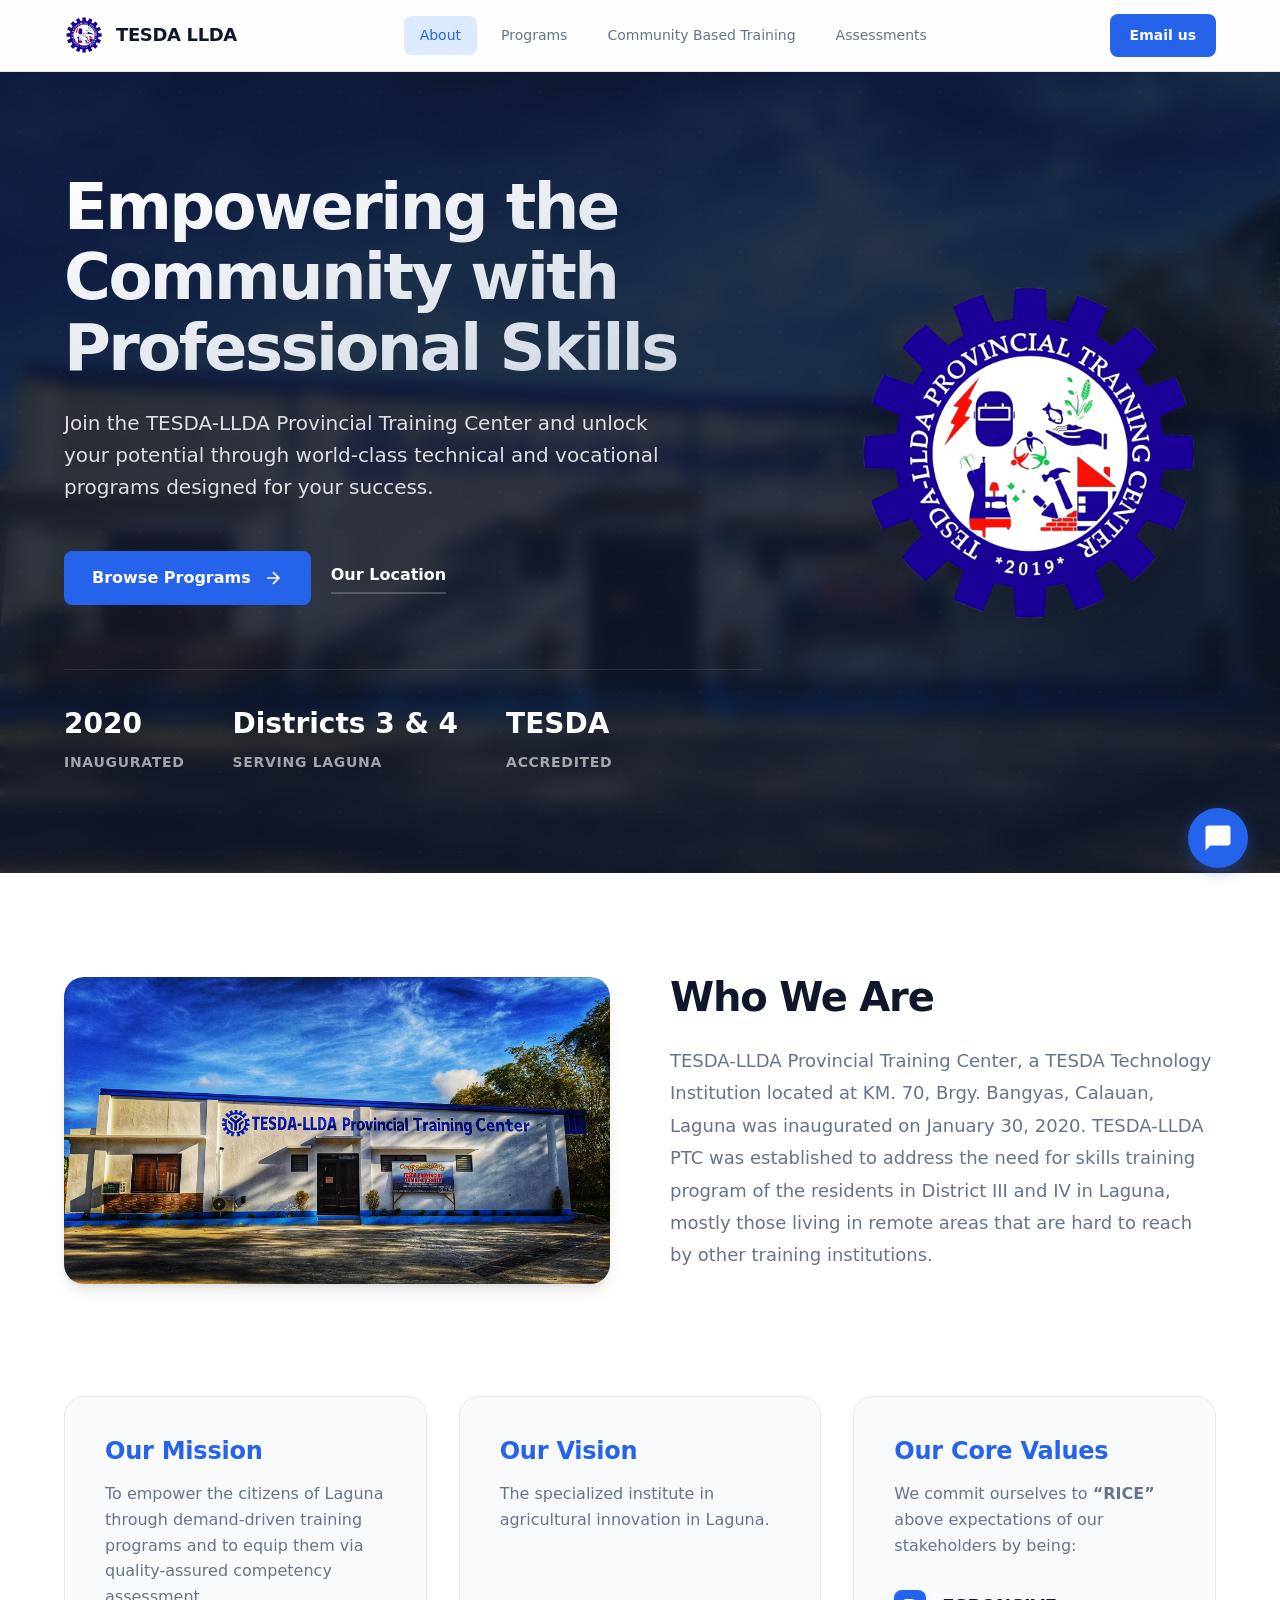
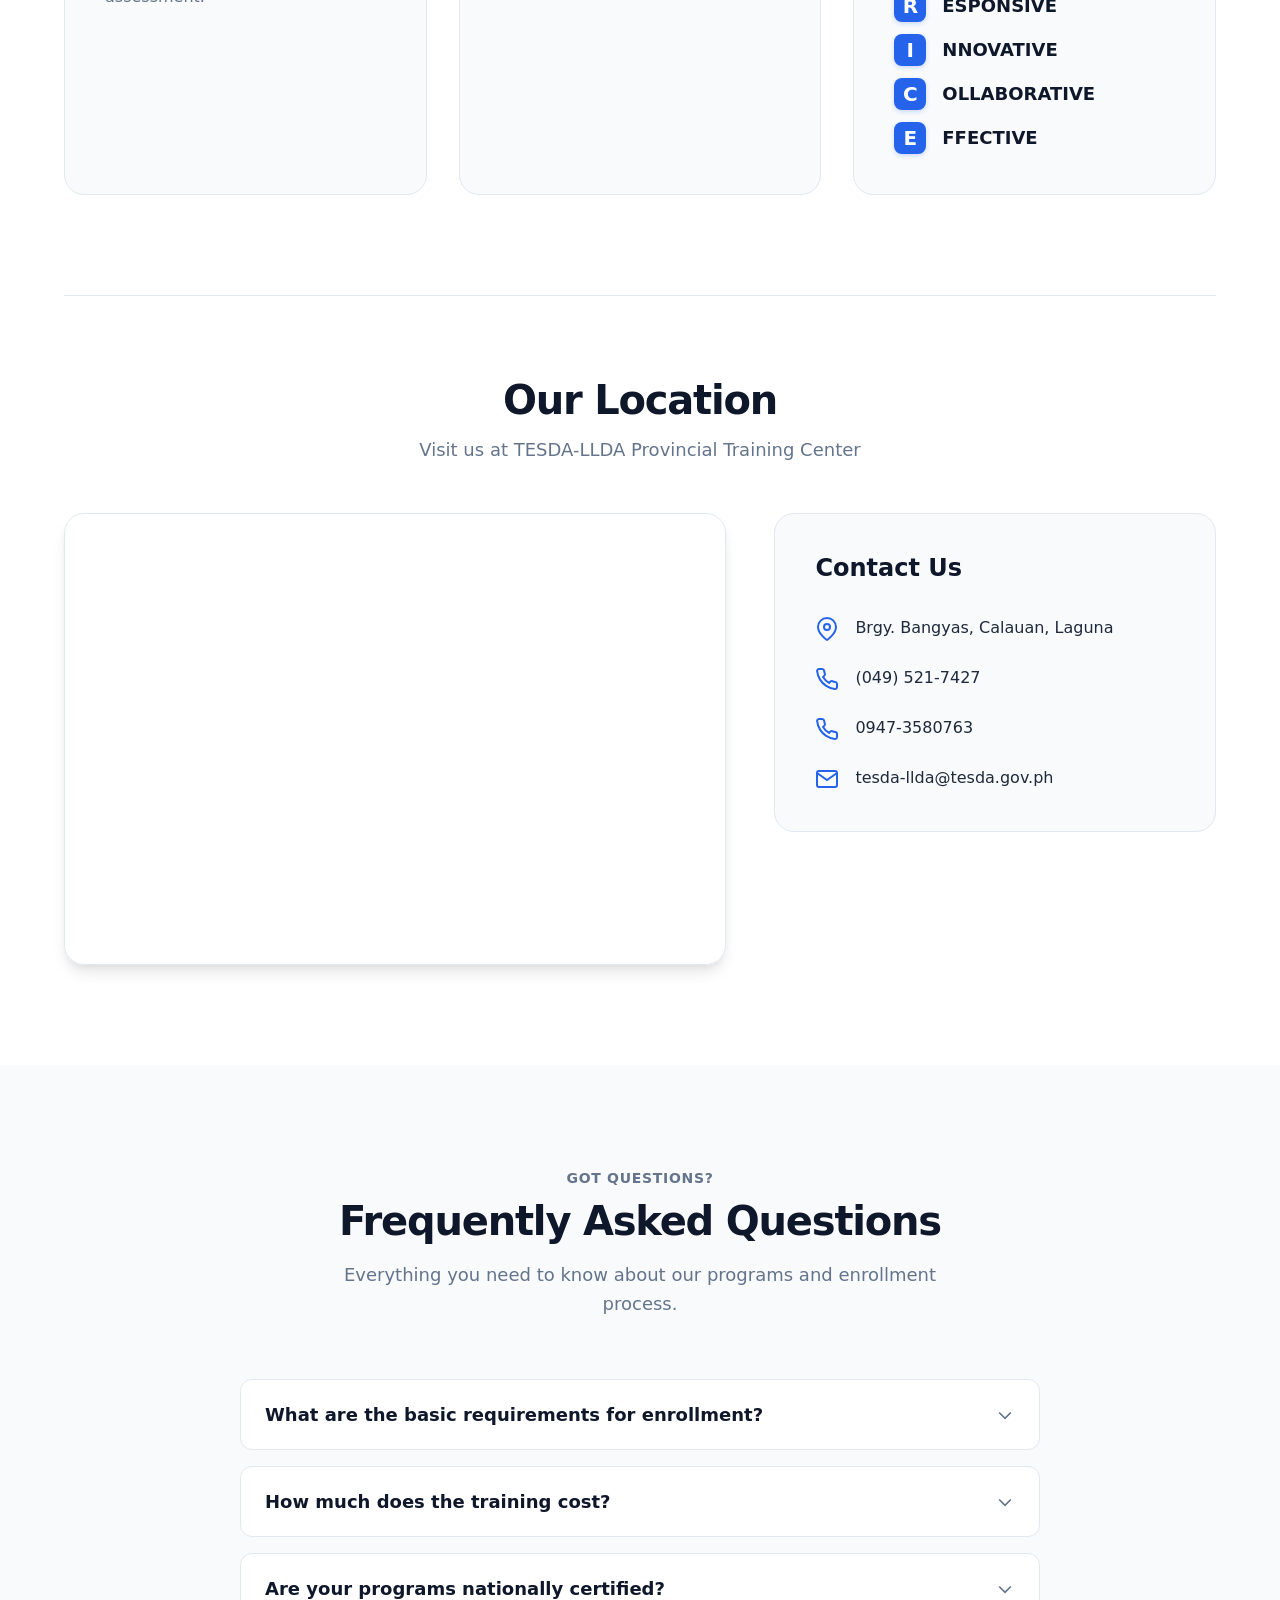
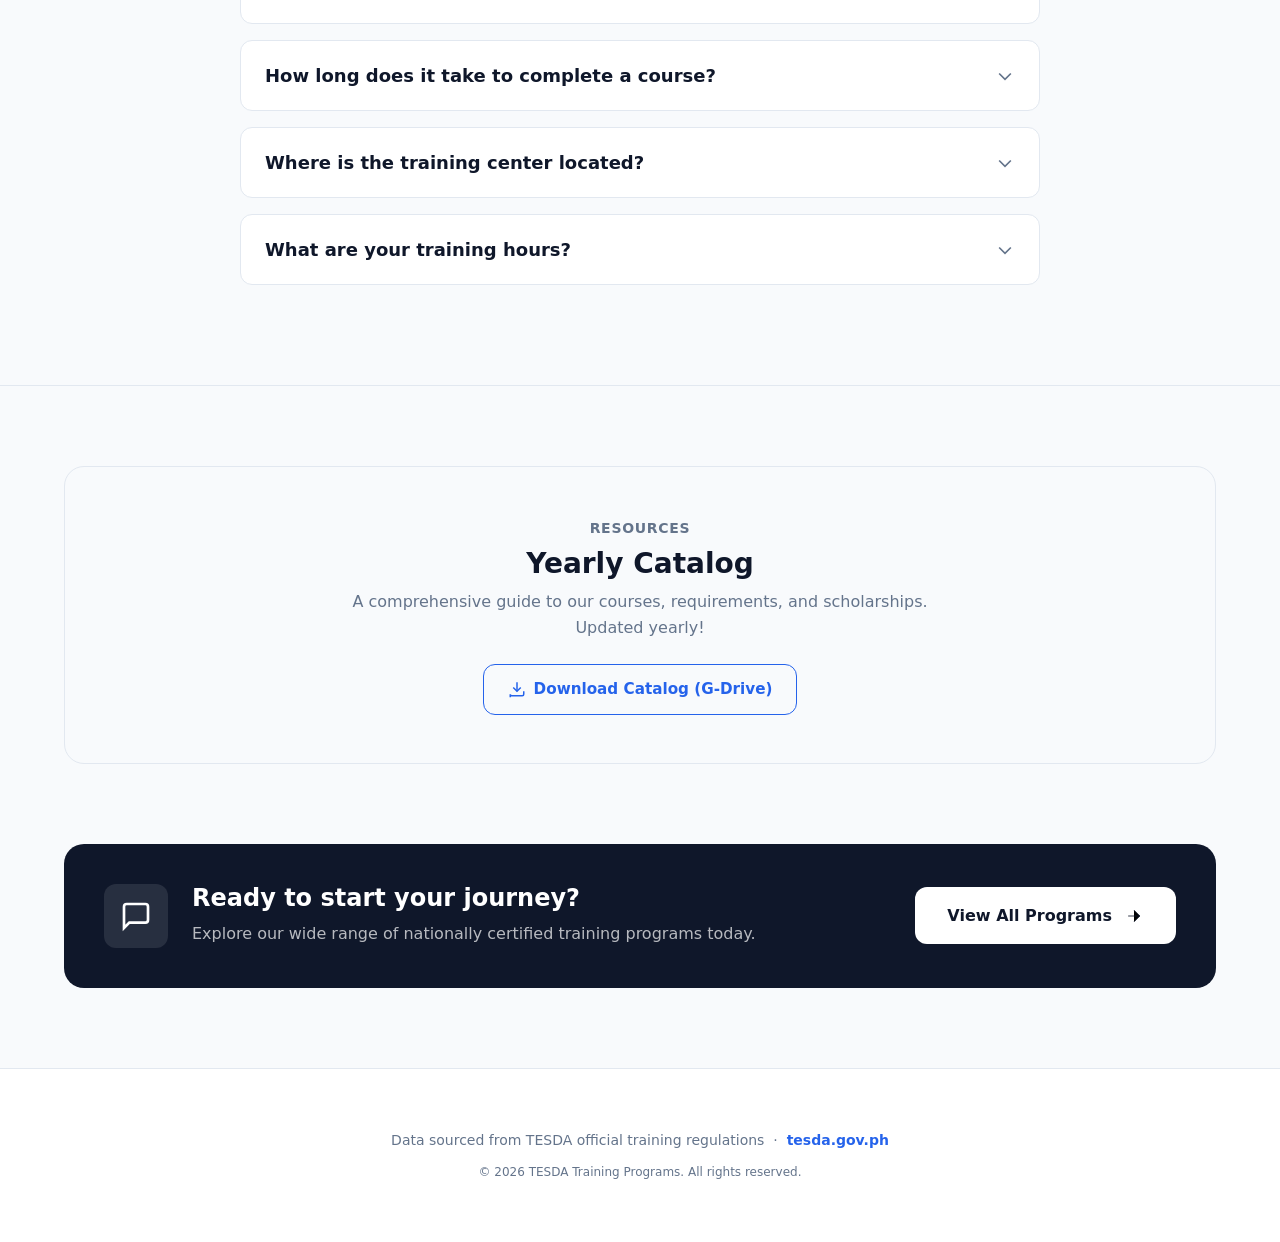
<file: index.html>
<!DOCTYPE html>
<html lang="en">
<head>
  <meta charset="UTF-8" />
  <meta name="viewport" content="width=device-width, initial-scale=1.0" />
  <title>TESDA LLDA Training Center</title>
  <link rel="icon" href="images/Untitled design (7).png" type="image/png" />
  <link rel="stylesheet" href="about.css" />
  <link rel="stylesheet" href="chatbot.css" />
</head>
<body class="loading">

  <!-- ── Preloader ── -->
  <div id="preloader" class="preloader">
    <div class="preloader-content">
      <img src="images/Untitled design (7).png" alt="TESDA Logo" class="preloader-logo" />
      <div class="preloader-spinner"></div>
      <p>WELCOME TO TESDA</p>
    </div>
  </div>
  
  <!-- ── Navbar ── -->
  <nav>
    <div class="container nav-container">
      <div class="nav-logo">
        <img class="nav-logo-icon" src="images/Untitled design (7).png" alt="TESDA Logo" />
        <span class="nav-logo-text">TESDA LLDA </span>
      </div>
      <div class="nav-links">
        <a class="nav-link active" href="index.html">About</a>
        <a class="nav-link" href="programs.html">Programs</a>
        <a class="nav-link" href="cbtmc.html">Community Based Training</a>
        <a class="nav-link" href="assessments.html">Assessments</a>
        <a class="nav-cta mobile-cta" href="https://mail.google.com/mail/?view=cm&fs=1&to=tesda-llda@tesda.gov.ph&su=Inquiry from Website" target="_blank">Email us</a>
      </div>
      <a class="nav-cta desktop-cta" href="https://mail.google.com/mail/?view=cm&fs=1&to=tesda-llda@tesda.gov.ph&su=Inquiry from Website" target="_blank">Email us</a>
      <button class="nav-toggle" id="navToggle" aria-label="Toggle navigation">
        <svg class="hamburger-icon" viewBox="0 0 24 24" fill="none" stroke="currentColor" stroke-width="2">
          <line x1="3" y1="12" x2="21" y2="12"></line>
          <line x1="3" y1="6" x2="21" y2="6"></line>
          <line x1="3" y1="18" x2="21" y2="18"></line>
        </svg>
        <svg class="close-icon" viewBox="0 0 24 24" fill="none" stroke="currentColor" stroke-width="2" style="display: none;">
          <line x1="18" y1="6" x2="6" y2="18"></line>
          <line x1="6" y1="6" x2="18" y2="18"></line>
        </svg>
      </button>
    </div>
  </nav>

  <!-- ── About Hero Section ── -->
  <header class="hero about-hero">
    <div class="hero-grid"></div>
    <div class="container hero-container about-hero-container">
      <div class="hero-content about-hero-content">
        
        <h1>Empowering the Community with Professional Skills</h1>
        <p>Join the TESDA-LLDA Provincial Training Center and unlock your potential through world-class technical and vocational programs designed for your success.</p>
        
        <div class="hero-cta-group">
          <a class="nav-cta hero-btn" href="programs.html#programs">
            Browse Programs
            <svg viewBox="0 0 24 24" fill="none" stroke="currentColor" stroke-width="2">
              <path d="M5 12h14M12 5l7 7-7 7"/>
            </svg>
          </a>
          <a class="hero-secondary-btn" href="#location">
            Our Location
          </a>
        </div>

        <div class="hero-stats about-stats">
          <div class="hero-stat">
            <span class="stat-num">2020</span>
            <span class="stat-label">Inaugurated</span>
          </div>
          <div class="hero-stat">
            <span class="stat-num">Districts 3 & 4</span>
            <span class="stat-label">Serving Laguna</span>
          </div>
          <div class="hero-stat">
            <span class="stat-num">TESDA</span>
            <span class="stat-label">Accredited</span>
          </div>
        </div>
      </div>
      <div class="hero-image about-hero-image">
        <img src="images/Untitled design (7).png" alt="TESDA Logo" class="floating-logo" />
      </div>
    </div>
  </header>

  <!-- ── About Content Section ── -->
  <section class="about-section">
    <div class="container">
      <div class="about-grid">
        <div class="about-image">
          <img src="images/hero.jpg" alt="Training Center">
        </div>
        <div class="about-text">
          <h2>Who We Are</h2>
          <p>TESDA-LLDA Provincial Training Center, a TESDA Technology Institution located at KM. 70, Brgy. Bangyas, Calauan, Laguna was inaugurated on January 30, 2020. TESDA-LLDA PTC was established to address the need for skills training program of the residents in District III and IV in Laguna, mostly those living in remote areas that are hard to reach by other training institutions.</p>
        </div>
      </div>

      <div class="about-cards-grid">
        <div class="about-card">
          <h3>Our Mission</h3>
          <p>To empower the citizens of Laguna through demand-driven training programs and to equip them via quality-assured competency assessment.</p>
        </div>
        <div class="about-card">
          <h3>Our Vision</h3>
          <p>The specialized institute in agricultural innovation in Laguna.</p>
        </div>
        <div class="about-card">
          <h3>Our Core Values</h3>
          <p>We commit ourselves to <strong>“RICE”</strong> above expectations of our stakeholders by being:</p>
          <ul class="rice-acronym">
            <li><span>R</span>esponsive</li>
            <li><span>I</span>nnovative</li>
            <li><span>C</span>ollaborative</li>
            <li><span>E</span>ffective</li>
          </ul>
        </div>
      </div>

      <!-- ── Location & Contact Info ── -->
      <div class="about-location" id="location">
        <div class="location-header">
          <h2>Our Location</h2>
          <p>Visit us at TESDA-LLDA Provincial Training Center</p>
        </div>
        <div class="location-content">
          <div class="map-container">
            <iframe
              src="https://www.google.com/maps/embed?pb=!1m18!1m12!1m3!1d3868.2723998165875!2d121.30922919999999!3d14.178817199999997!2m3!1f0!2f0!3f0!3m2!1i1024!2i768!4f13.1!3m3!1m2!1s0x33bd5fc3fa1df175%3A0x6be48b33bf858333!2sTESDA-LLDA%20Provincial%20Training%20Center!5e0!3m2!1sen!2sph!4v1776215538721!5m2!1sen!2sph"
              width="100%"
              height="450"
              style="border:0;"
              allowfullscreen=""
              loading="lazy"
              referrerpolicy="no-referrer-when-downgrade"
              title="TESDA-LLDA Provincial Training Center Location">
            </iframe>
          </div>
          <div class="contact-info">
            <h3>Contact Us</h3>
            <div class="contact-item">
              <svg viewBox="0 0 24 24" fill="none" stroke="currentColor" stroke-width="2">
                <path d="M21 10c0 7-9 13-9 13s-9-6-9-13a9 9 0 0 1 18 0z"/>
                <circle cx="12" cy="10" r="3"/>
              </svg>
              <p>Brgy. Bangyas, Calauan, Laguna</p>
            </div>
            <div class="contact-item">
              <svg viewBox="0 0 24 24" fill="none" stroke="currentColor" stroke-width="2">
                <path d="M22 16.92v3a2 2 0 0 1-2.18 2 19.79 19.79 0 0 1-8.63-3.07 19.5 19.5 0 0 1-6-6 19.79 19.79 0 0 1-3.07-8.67A2 2 0 0 1 4.11 2h3a2 2 0 0 1 2 1.72 12.84 12.84 0 0 0 .7 2.81 2 2 0 0 1-.45 2.11L8.09 9.91a16 16 0 0 0 6 6l1.27-1.27a2 2 0 0 1 2.11-.45 12.84 12.84 0 0 0 2.81.7A2 2 0 0 1 22 16.92z"/>
              </svg>
              <p>(049) 521-7427</p>
            </div>
            <div class="contact-item">
              <svg viewBox="0 0 24 24" fill="none" stroke="currentColor" stroke-width="2">
                <path d="M22 16.92v3a2 2 0 0 1-2.18 2 19.79 19.79 0 0 1-8.63-3.07 19.5 19.5 0 0 1-6-6 19.79 19.79 0 0 1-3.07-8.67A2 2 0 0 1 4.11 2h3a2 2 0 0 1 2 1.72 12.84 12.84 0 0 0 .7 2.81 2 2 0 0 1-.45 2.11L8.09 9.91a16 16 0 0 0 6 6l1.27-1.27a2 2 0 0 1 2.11-.45 12.84 12.84 0 0 0 2.81.7A2 2 0 0 1 22 16.92z"/>
              </svg>
              <p>0947-3580763</p>
            </div>
            <div class="contact-item">
              <svg viewBox="0 0 24 24" fill="none" stroke="currentColor" stroke-width="2">
                <path d="M4 4h16c1.1 0 2 .9 2 2v12c0 1.1-.9 2-2 2H4c-1.1 0-2-.9-2-2V6c0-1.1.9-2 2-2z"/>
                <polyline points="22,6 12,13 2,6"/>
              </svg>
              <p><a href="mailto:tesda-llda@tesda.gov.ph" style="color: inherit; text-decoration: none;">tesda-llda@tesda.gov.ph</a></p>
            </div>
          </div>
        </div>
      </div>
    </div>
  </section>
  
  <!-- ── FAQ Section ── -->
  <section class="faq-section" id="faq">
    <div class="container">
      <div class="section-header">
        <span class="catalog-label">Got Questions?</span>
        <h2>Frequently Asked Questions</h2>
        <p>Everything you need to know about our programs and enrollment process.</p>
      </div>
      <div class="faq-grid">
        <div class="faq-item">
          <button class="faq-question">
            <span>What are the basic requirements for enrollment?</span>
            <svg viewBox="0 0 24 24" fill="none" stroke="currentColor" stroke-width="2">
              <path d="M19 9l-7 7-7-7"/>
            </svg>
          </button>
          <div class="faq-answer">
            <p>Basic requirements include:</p>
            <ul style="list-style: disc; margin-left: 24px; margin-top: 12px; color: var(--text-muted); line-height: 1.8;">
              <li>Photocopy of your High School Report Card (Form 138) or Diploma (Form 137)</li>
              <li>Photocopy of Birth Certificate (PSA)</li>
              <li>Barangay/Police/NBI Clearance</li>
              <li>2 pcs – Passport Size Picture (white background, with collar and nametag)</li>
              <li>6 pcs – 1x1 ID Picture (chemically printed, white background, with collar and name tag)</li>
              <li>Marriage Certificate (for females, if married)</li>
            </ul>
            <p style="margin-top: 12px;">Some programs may have specific additional requirements.</p>
          </div>
        </div>
        <div class="faq-item">
          <button class="faq-question">
            <span>How much does the training cost?</span>
            <svg viewBox="0 0 24 24" fill="none" stroke="currentColor" stroke-width="2">
              <path d="M19 9l-7 7-7-7"/>
            </svg>
          </button>
          <div class="faq-answer">
            <p>Most of our programs are covered by TESDA scholarships, making them free for qualified applicants. Contact us or visit the center to check current scholarship availability for your chosen course.</p>
          </div>
        </div>
        <div class="faq-item">
          <button class="faq-question">
            <span>Are your programs nationally certified?</span>
            <svg viewBox="0 0 24 24" fill="none" stroke="currentColor" stroke-width="2">
              <path d="M19 9l-7 7-7-7"/>
            </svg>
          </button>
          <div class="faq-answer">
            <p>Yes, all our programs are TESDA-accredited and follow the National Certificate (NC) standards. Graduates are eligible to take competency assessments to receive their National Certificates.</p>
          </div>
        </div>
        <div class="faq-item">
          <button class="faq-question">
            <span>How long does it take to complete a course?</span>
            <svg viewBox="0 0 24 24" fill="none" stroke="currentColor" stroke-width="2">
              <path d="M19 9l-7 7-7-7"/>
            </svg>
          </button>
          <div class="faq-answer">
            <p>Course duration varies depending on the program. Short courses can take as little as 60 hours, while more comprehensive NC II or NC III programs can range from 200 to over 700 hours.</p>
          </div>
        </div>
        <div class="faq-item">
          <button class="faq-question">
            <span>Where is the training center located?</span>
            <svg viewBox="0 0 24 24" fill="none" stroke="currentColor" stroke-width="2">
              <path d="M19 9l-7 7-7-7"/>
            </svg>
          </button>
          <div class="faq-answer">
            <p>We are located at KM. 70, Brgy. Bangyas, Calauan, Laguna. You can find our exact location on the map in the section above.</p>
          </div>
        </div>
        <div class="faq-item">
          <button class="faq-question">
            <span>What are your training hours?</span>
            <svg viewBox="0 0 24 24" fill="none" stroke="currentColor" stroke-width="2">
              <path d="M19 9l-7 7-7-7"/>
            </svg>
          </button>
          <div class="faq-answer">
            <p>Our regular training hours are from 8:00 AM to 5:00 PM.</p>
          </div>
        </div>
      </div>
    </div>
  </section>

  <!-- ── Catalog Download Section ── -->
  <section class="catalog-section">
    <div class="container">
      <div class="catalog-card">
        <div class="catalog-content">
          <span class="catalog-label">Resources</span>
          <h2>Yearly Catalog</h2>
          <p>A comprehensive guide to our courses, requirements, and scholarships. Updated yearly!</p>
          <a class="catalog-link" href="https://drive.google.com/drive/folders/151-D7jC9HOafL8czKtxfZq6Nq4-GUSj5?usp=sharing" target="_blank">
            <svg viewBox="0 0 24 24" fill="none" stroke="currentColor" stroke-width="2">
              <path d="M21 15v4a2 2 0 0 1-2 2H5a2 2 0 0 1-2-2v4"></path>  
              <polyline points="7 10 12 15 17 10"></polyline>
              <line x1="12" y1="15" x2="12" y2="3"></line>
            </svg>
            Download Catalog (G-Drive)
          </a>
        </div>
      </div>
    </div>
  </section>

  <!-- ── CTA Section ── -->
  <section class="cta-section">
    <div class="container">
      <div class="cta-card">
        <div class="cta-content">
          <div class="cta-icon">
            <svg viewBox="0 0 24 24">
              <path d="M21 15a2 2 0 0 1-2 2H7l-4 4V5a2 2 0 0 1 2-2h14a2 2 0 0 1 2 2z"/>
            </svg>
          </div>
          <div class="cta-text">
            <h3>Ready to start your journey?</h3>
            <p>Explore our wide range of nationally certified training programs today.</p>
          </div>
        </div>
        <a class="cta-btn" href="programs.html#programs">
          View All Programs
          <svg viewBox="0 0 24 24">
            <path d="M5 12h14M12 5l7 7-7 7"/>
          </svg>
        </a>
      </div>
    </div>
  </section>

  <!-- ── Footer ── -->
  <footer>
    <div class="container">
      <p>Data sourced from TESDA official training regulations &nbsp;·&nbsp; <a href="https://tesda.gov.ph" target="_blank">tesda.gov.ph</a></p>
      <p class="copyright">&copy; 2026 TESDA Training Programs. All rights reserved.</p>
    </div>
  </footer>

  <!-- ── Chatbot Widget ── -->
  <div class="chatbot-toggle" id="chatbotToggle">
    <svg viewBox="0 0 24 24">
      <path d="M20 2H4c-1.1 0-2 .9-2 2v18l4-4h14c1.1 0 2-.9 2-2V4c0-1.1-.9-2-2-2z"/>
    </svg>
  </div>

  <div class="chatbot-container" id="chatbotContainer">
    <div class="chatbot-header">
      <div class="chatbot-header-info">
        <img src="images/Untitled design (7).png" alt="TESDA Logo">
        <div>
          <h3>TESDA LLDA Assistant</h3>
          <p>Online • Powered by Gemini</p>
        </div>
      </div>
      <div style="display: flex; gap: 10px;">
        <button class="chatbot-clear" id="chatbotClear" title="Clear Chat">
          <svg width="20" height="20" viewBox="0 0 24 24" fill="none" stroke="currentColor" stroke-width="2">
            <path d="M3 6h18M19 6v14a2 2 0 0 1-2 2H7a2 2 0 0 1-2-2V6m3 0V4a2 2 0 0 1 2-2h4a2 2 0 0 1 2 2v2"></path>
          </svg>
        </button>
        <button class="chatbot-close" id="chatbotClose">
          <svg width="24" height="24" viewBox="0 0 24 24" fill="none" stroke="currentColor" stroke-width="2">
            <line x1="18" y1="6" x2="6" y2="18"></line>
            <line x1="6" y1="6" x2="18" y2="18"></line>
          </svg>
        </button>
      </div>
    </div>
    <div class="chatbot-messages" id="chatbotMessages">
      <!-- Messages will appear here -->
    </div>
    <div class="chatbot-input-container">
      <input type="text" id="chatbotInput" placeholder="Ask a question..." autocomplete="off">
      <button class="chatbot-send" id="chatbotSend">
        <svg viewBox="0 0 24 24" fill="none" stroke="currentColor" stroke-width="2">
          <line x1="22" y1="2" x2="11" y2="13"></line>
          <polygon points="22 2 15 22 11 13 2 9 22 2"></polygon>
        </svg>
      </button>
    </div>
  </div>

  <script src="app.js"></script>
  <script src="chatbot.js"></script>
  <script>
    // Simple and reliable FAQ Accordion
    document.querySelectorAll('.faq-question').forEach(function(button) {
      button.onclick = function() {
        const faqItem = this.closest('.faq-item');
        const isActive = faqItem.classList.contains('active');
        
        // Close all FAQ items
        document.querySelectorAll('.faq-item').forEach(function(item) {
          item.classList.remove('active');
        });
        
        // Open this one if it wasn't active
        if (!isActive) {
          faqItem.classList.add('active');
        }
      };
    });
  </script>
</body>
</html>
</file>
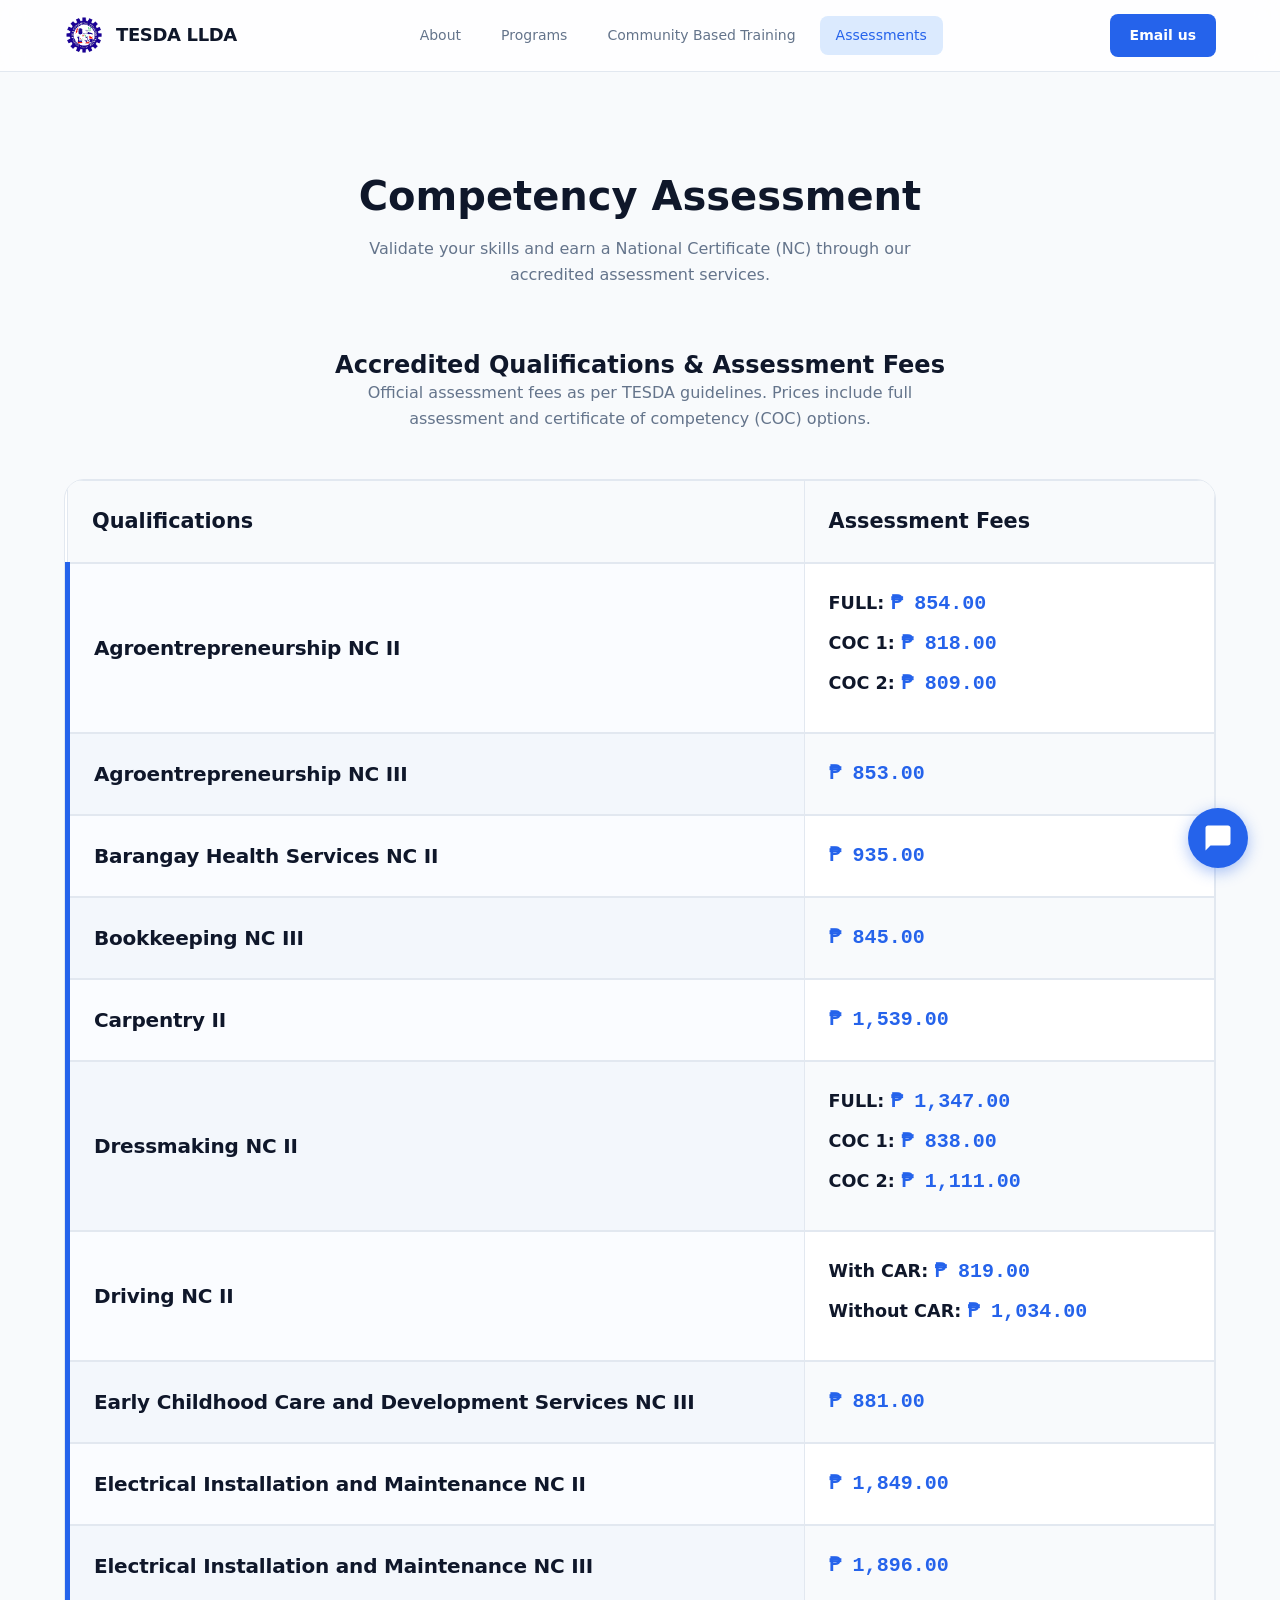
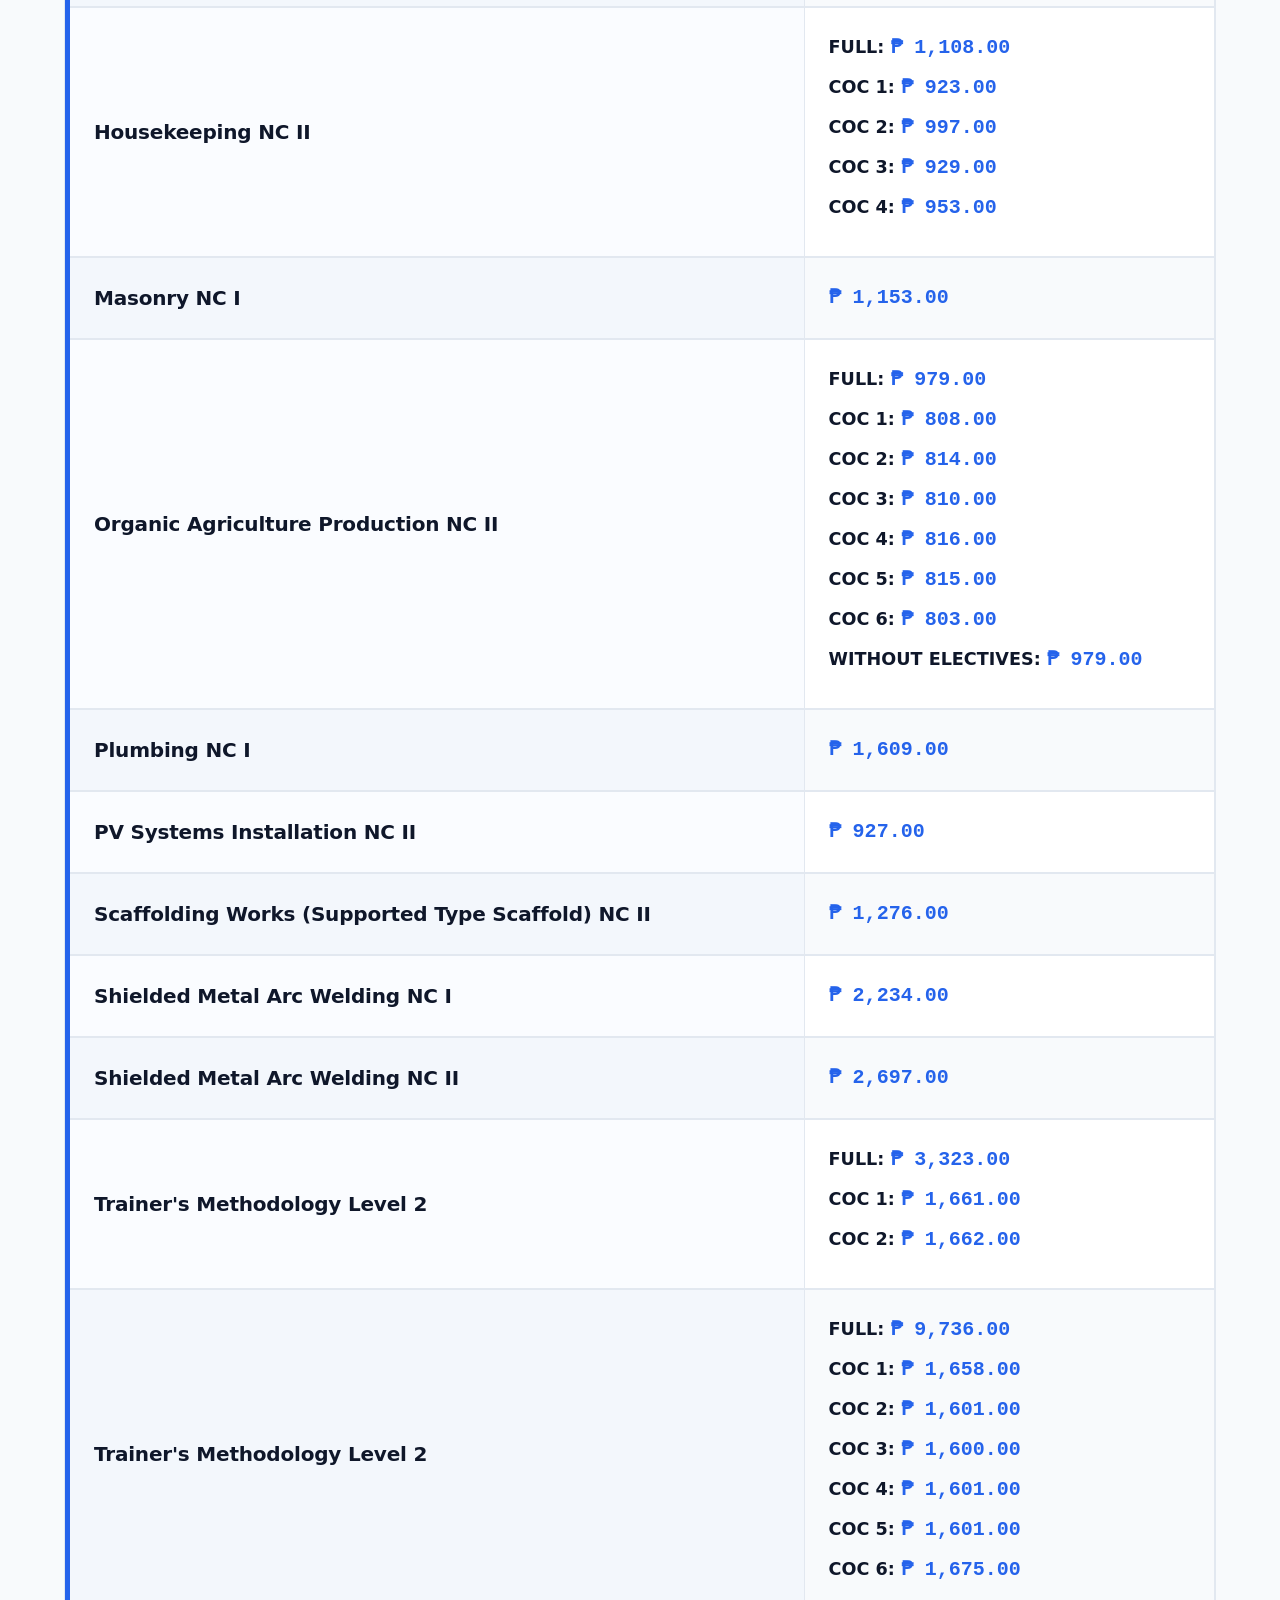
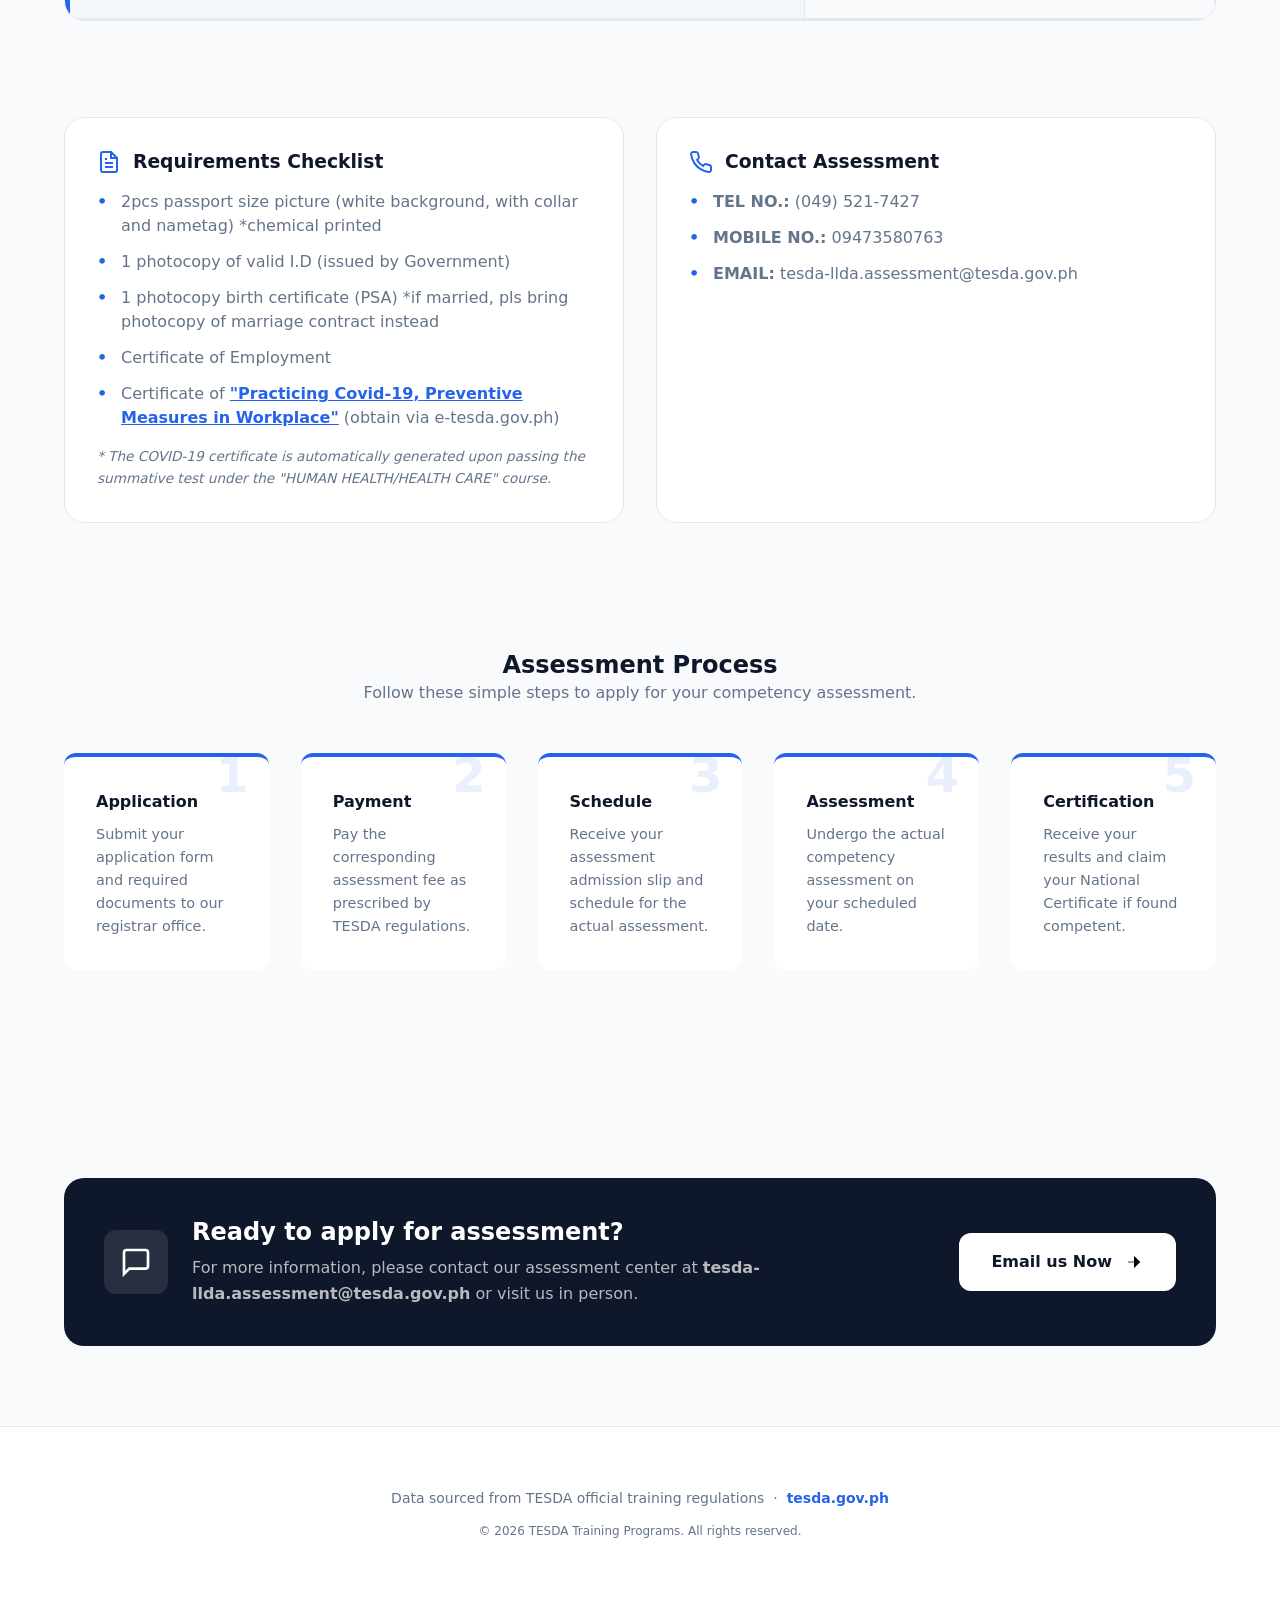
<file: assessments.html>
<!DOCTYPE html>
<html lang="en">
<head>
  <meta charset="UTF-8" />
  <meta name="viewport" content="width=device-width, initial-scale=1.0" />
  <title>Assessments - TESDA LLDA Training Center</title>
  <link rel="icon" href="images/Untitled design (7).png" type="image/png" />
  <link rel="stylesheet" href="assessments.css" />
  <link rel="stylesheet" href="chatbot.css" />
</head>
<body class="loading">

  <!-- ── Preloader ── -->
  <div id="preloader" class="preloader">
    <div class="preloader-content">
      <img src="images/Untitled design (7).png" alt="TESDA Logo" class="preloader-logo" />
      <div class="preloader-spinner"></div>
      <p>Loading Assessment Page...</p>
    </div>
  </div>

  <!-- ── Navbar ── -->
  <nav>
    <div class="container nav-container">
      <div class="nav-logo">
        <img class="nav-logo-icon" src="images/Untitled design (7).png" alt="TESDA Logo" />
        <span class="nav-logo-text">TESDA LLDA</span>
      </div>
      <div class="nav-links">
        <a class="nav-link" href="index.html">About</a>
        <a class="nav-link" href="programs.html">Programs</a>
        <a class="nav-link" href="cbtmc.html">Community Based Training</a>
        <a class="nav-link active" href="assessments.html">Assessments</a>
        <a class="nav-cta mobile-cta" href="https://mail.google.com/mail/?view=cm&fs=1&to=tesda-llda@tesda.gov.ph&su=Assessment Inquiry" target="_blank">Email us</a>
      </div>
      <a class="nav-cta desktop-cta" href="https://mail.google.com/mail/?view=cm&fs=1&to=tesda-llda@tesda.gov.ph&su=Assessment Inquiry" target="_blank">Email us</a>
      <button class="nav-toggle" id="navToggle" aria-label="Toggle navigation">
        <svg class="hamburger-icon" viewBox="0 0 24 24" fill="none" stroke="currentColor" stroke-width="2">
          <line x1="3" y1="12" x2="21" y2="12"></line>
          <line x1="3" y1="6" x2="21" y2="6"></line>
          <line x1="3" y1="18" x2="21" y2="18"></line>
        </svg>
        <svg class="close-icon" viewBox="0 0 24 24" fill="none" stroke="currentColor" stroke-width="2" style="display: none;">
          <line x1="18" y1="6" x2="6" y2="18"></line>
          <line x1="6" y1="6" x2="18" y2="18"></line>
        </svg>
      </button>
    </div>
  </nav>

  <main class="assessments-page">
    <div class="container">
      <!-- ── Header ── -->
      <header class="assessment-header">
        <h1>Competency Assessment</h1>
        <p>Validate your skills and earn a National Certificate (NC) through our accredited assessment services.</p>
      </header>

      <!-- ── Fee Table Section ── -->
      <section class="fee-section">
        <div class="assessment-header">
          <h2>Accredited Qualifications & Assessment Fees</h2>
          <p>Official assessment fees as per TESDA guidelines. Prices include full assessment and certificate of competency (COC) options.</p>
        </div>
        <div class="fee-table-container">
          <table class="fee-table">
            <thead>
              <tr>
                <th>Qualifications</th>
                <th>Assessment Fees</th>
              </tr>
            </thead>
            <tbody>
              <tr>
                <td>Agroentrepreneurship NC II</td>
                <td>
                  <span class="fee-item"><span class="fee-label">FULL:</span> <span class="fee-price">₱ 854.00</span></span>
                  <span class="fee-item"><span class="fee-label">COC 1:</span> <span class="fee-price">₱ 818.00</span></span>
                  <span class="fee-item"><span class="fee-label">COC 2:</span> <span class="fee-price">₱ 809.00</span></span>
                </td>
              </tr>
              <tr>
                <td>Agroentrepreneurship NC III</td>
                <td><span class="fee-price">₱ 853.00</span></td>
              </tr>
              <tr>
                <td>Barangay Health Services NC II</td>
                <td><span class="fee-price">₱ 935.00</span></td>
              </tr>
              <tr>
                <td>Bookkeeping NC III</td>
                <td><span class="fee-price">₱ 845.00</span></td>
              </tr>
              <tr>
                <td>Carpentry II</td>
                <td><span class="fee-price">₱ 1,539.00</span></td>
              </tr>
              <tr>
                <td>Dressmaking NC II</td>
                <td>
                  <span class="fee-item"><span class="fee-label">FULL:</span> <span class="fee-price">₱ 1,347.00</span></span>
                  <span class="fee-item"><span class="fee-label">COC 1:</span> <span class="fee-price">₱ 838.00</span></span>
                  <span class="fee-item"><span class="fee-label">COC 2:</span> <span class="fee-price">₱ 1,111.00</span></span>
                </td>
              </tr>
              <tr>
                <td>Driving NC II</td>
                <td>
                  <span class="fee-item"><span class="fee-label">With CAR:</span> <span class="fee-price">₱ 819.00</span></span>
                  <span class="fee-item"><span class="fee-label">Without CAR:</span> <span class="fee-price">₱ 1,034.00</span></span>
                </td>
              </tr>
              <tr>
                <td>Early Childhood Care and Development Services NC III</td>
                <td><span class="fee-price">₱ 881.00</span></td>
              </tr>
              <tr>
                <td>Electrical Installation and Maintenance NC II</td>
                <td><span class="fee-price">₱ 1,849.00</span></td>
              </tr>
              <tr>
                <td>Electrical Installation and Maintenance NC III</td>
                <td><span class="fee-price">₱ 1,896.00</span></td>
              </tr>
              <tr>
                <td>Housekeeping NC II</td>
                <td>
                  <span class="fee-item"><span class="fee-label">FULL:</span> <span class="fee-price">₱ 1,108.00</span></span>
                  <span class="fee-item"><span class="fee-label">COC 1:</span> <span class="fee-price">₱ 923.00</span></span>
                  <span class="fee-item"><span class="fee-label">COC 2:</span> <span class="fee-price">₱ 997.00</span></span>
                  <span class="fee-item"><span class="fee-label">COC 3:</span> <span class="fee-price">₱ 929.00</span></span>
                  <span class="fee-item"><span class="fee-label">COC 4:</span> <span class="fee-price">₱ 953.00</span></span>
                </td>
              </tr>
              <tr>
                <td>Masonry NC I</td>
                <td><span class="fee-price">₱ 1,153.00</span></td>
              </tr>
              <tr>
                <td>Organic Agriculture Production NC II</td>
                <td>
                  <span class="fee-item"><span class="fee-label">FULL:</span> <span class="fee-price">₱ 979.00</span></span>
                  <span class="fee-item"><span class="fee-label">COC 1:</span> <span class="fee-price">₱ 808.00</span></span>
                  <span class="fee-item"><span class="fee-label">COC 2:</span> <span class="fee-price">₱ 814.00</span></span>
                  <span class="fee-item"><span class="fee-label">COC 3:</span> <span class="fee-price">₱ 810.00</span></span>
                  <span class="fee-item"><span class="fee-label">COC 4:</span> <span class="fee-price">₱ 816.00</span></span>
                  <span class="fee-item"><span class="fee-label">COC 5:</span> <span class="fee-price">₱ 815.00</span></span>
                  <span class="fee-item"><span class="fee-label">COC 6:</span> <span class="fee-price">₱ 803.00</span></span>
                  <span class="fee-item"><span class="fee-label">WITHOUT ELECTIVES:</span> <span class="fee-price">₱ 979.00</span></span>
                </td>
              </tr>
              <tr>
                <td>Plumbing NC I</td>
                <td><span class="fee-price">₱ 1,609.00</span></td>
              </tr>
              <tr>
                <td>PV Systems Installation NC II</td>
                <td><span class="fee-price">₱ 927.00</span></td>
              </tr>
              <tr>
                <td>Scaffolding Works (Supported Type Scaffold) NC II</td>
                <td><span class="fee-price">₱ 1,276.00</span></td>
              </tr>
              <tr>
                <td>Shielded Metal Arc Welding NC I</td>
                <td><span class="fee-price">₱ 2,234.00</span></td>
              </tr>
              <tr>
                <td>Shielded Metal Arc Welding NC II</td>
                <td><span class="fee-price">₱ 2,697.00</span></td>
              </tr>
              <tr>
                <td>Trainer's Methodology Level 2 </td>
                <td>
                  <span class="fee-item"><span class="fee-label">FULL:</span> <span class="fee-price">₱ 3,323.00</span></span>
                  <span class="fee-item"><span class="fee-label">COC 1:</span> <span class="fee-price">₱ 1,661.00</span></span>
                  <span class="fee-item"><span class="fee-label">COC 2:</span> <span class="fee-price">₱ 1,662.00</span></span>
                </td>
              </tr>
              <tr>
                <td>Trainer's Methodology Level 2</td>
                <td>
                  <span class="fee-item"><span class="fee-label">FULL:</span> <span class="fee-price">₱ 9,736.00</span></span>
                  <span class="fee-item"><span class="fee-label">COC 1:</span> <span class="fee-price">₱ 1,658.00</span></span>
                  <span class="fee-item"><span class="fee-label">COC 2:</span> <span class="fee-price">₱ 1,601.00</span></span>
                  <span class="fee-item"><span class="fee-label">COC 3:</span> <span class="fee-price">₱ 1,600.00</span></span>
                  <span class="fee-item"><span class="fee-label">COC 4:</span> <span class="fee-price">₱ 1,601.00</span></span>
                  <span class="fee-item"><span class="fee-label">COC 5:</span> <span class="fee-price">₱ 1,601.00</span></span>
                  <span class="fee-item"><span class="fee-label">COC 6:</span> <span class="fee-price">₱ 1,675.00</span></span>
                </td>
              </tr>
            </tbody>
          </table>
        </div>
      </section>

      <div style="margin-top: 6rem;"></div> <!-- Section spacer -->

      <!-- ── Content Grid ── -->
      <div class="assessment-grid">
        <!-- Requirements Card -->
        <div class="assessment-card">
          <h3>
            <svg viewBox="0 0 24 24" fill="none" stroke="currentColor" stroke-width="2">
              <path d="M14 2H6a2 2 0 0 0-2 2v16a2 2 0 0 0 2 2h12a2 2 0 0 0 2-2V8z"></path>
              <polyline points="14 2 14 8 20 8"></polyline>
              <line x1="16" y1="13" x2="8" y2="13"></line>
              <line x1="16" y1="17" x2="8" y2="17"></line>
              <polyline points="10 9 9 9 8 9"></polyline>
            </svg>
            Requirements Checklist
          </h3>
          <ul>
            <li>2pcs passport size picture (white background, with collar and nametag) *chemical printed</li>
            <li>1 photocopy of valid I.D (issued by Government)</li>
            <li>1 photocopy birth certificate (PSA) *if married, pls bring photocopy of marriage contract instead</li>
            <li>Certificate of Employment</li>
            <li>Certificate of <a href="https://e-tesda.gov.ph/course/index.php?categoryid=1314" target="_blank" style="color: #2563eb; text-decoration: underline; font-weight: 600;">"Practicing Covid-19, Preventive Measures in Workplace"</a> (obtain via e-tesda.gov.ph)</li>
          </ul>
          <p class="modal-note" style="margin-top: 1rem; font-size: 0.85rem; color: var(--text-muted); font-style: italic;">
            * The COVID-19 certificate is automatically generated upon passing the summative test under the "HUMAN HEALTH/HEALTH CARE" course.
          </p>
        </div>

        <!-- Contact Info Card -->
        <div class="assessment-card">
          <h3>
            <svg viewBox="0 0 24 24" fill="none" stroke="currentColor" stroke-width="2">
              <path d="M22 16.92v3a2 2 0 0 1-2.18 2 19.79 19.79 0 0 1-8.63-3.07 19.5 19.5 0 0 1-6-6 19.79 19.79 0 0 1-3.07-8.67A2 2 0 0 1 4.11 2h3a2 2 0 0 1 2 1.72 12.84 12.84 0 0 0 .7 2.81 2 2 0 0 1-.45 2.11L8.09 9.91a16 16 0 0 0 6 6l1.27-1.27a2 2 0 0 1 2.11-.45 12.84 12.84 0 0 0 2.81.7A2 2 0 0 1 22 16.92z"></path>
            </svg>
            Contact Assessment
          </h3>
          <ul>
            <li><strong>TEL NO.:</strong> (049) 521-7427</li>
            <li><strong>MOBILE NO.:</strong> 09473580763</li>
            <li><strong>EMAIL:</strong> <a href="mailto:tesda-llda.assessment@tesda.gov.ph" style="color: inherit; text-decoration: none;">tesda-llda.assessment@tesda.gov.ph</a></li>
          </ul>
        </div>
      </div>
    </div>

    <!-- ── Process Section ── -->
    <section class="process-section">
      <div class="container">
        <div class="assessment-header">
          <h2>Assessment Process</h2>
          <p>Follow these simple steps to apply for your competency assessment.</p>
        </div>
        
        <div class="process-steps">
          <div class="step-card">
            <h4>Application</h4>
            <p>Submit your application form and required documents to our registrar office.</p>
          </div>
          <div class="step-card">
            <h4>Payment</h4>
            <p>Pay the corresponding assessment fee as prescribed by TESDA regulations.</p>
          </div>
          <div class="step-card">
            <h4>Schedule</h4>
            <p>Receive your assessment admission slip and schedule for the actual assessment.</p>
          </div>
          <div class="step-card">
            <h4>Assessment</h4>
            <p>Undergo the actual competency assessment on your scheduled date.</p>
          </div>
          <div class="step-card">
            <h4>Certification</h4>
            <p>Receive your results and claim your National Certificate if found competent.</p>
          </div>
        </div>
      </div>
    </section>

    <section class="cta-section">
      <div class="container">
        <div class="cta-card">
          <div class="cta-content">
            <div class="cta-icon">
              <svg viewBox="0 0 24 24">
                <path d="M21 15a2 2 0 0 1-2 2H7l-4 4V5a2 2 0 0 1 2-2h14a2 2 0 0 1 2 2z"/>
              </svg>
            </div>
            <div class="cta-text">
              <h3>Ready to apply for assessment?</h3>
              <p>For more information, please contact our assessment center at <strong>tesda-llda.assessment@tesda.gov.ph</strong> or visit us in person.</p>
            </div>
          </div>
          <a class="cta-btn" href="https://mail.google.com/mail/?view=cm&fs=1&to=tesda-llda.assessment@tesda.gov.ph&su=Assessment Registration Inquiry" target="_blank">
            Email us Now
            <svg viewBox="0 0 24 24">
              <path d="M5 12h14M12 5l7 7-7 7"/>
            </svg>
          </a>
        </div>
      </div>
    </section>
  </main>

  <!-- ── Footer ── -->
  <footer>
    <div class="container">
      <p>Data sourced from TESDA official training regulations &nbsp;·&nbsp; <a href="https://tesda.gov.ph" target="_blank">tesda.gov.ph</a></p>
      <p class="copyright">&copy; 2026 TESDA Training Programs. All rights reserved.</p>
    </div>
  </footer>

  <!-- ── Chatbot Widget ── -->
  <div class="chatbot-toggle" id="chatbotToggle">
    <svg viewBox="0 0 24 24">
      <path d="M20 2H4c-1.1 0-2 .9-2 2v18l4-4h14c1.1 0 2-.9 2-2V4c0-1.1-.9-2-2-2z"/>
    </svg>
  </div>

  <div class="chatbot-container" id="chatbotContainer">
    <div class="chatbot-header">
      <div class="chatbot-header-info">
        <img src="images/Untitled design (7).png" alt="TESDA Logo">
        <div>
          <h3>TESDA LLDA Assistant</h3>
          <p>Online • Powered by Gemini</p>
        </div>
      </div>
      <div style="display: flex; gap: 10px;">
        <button class="chatbot-clear" id="chatbotClear" title="Clear Chat">
          <svg width="20" height="20" viewBox="0 0 24 24" fill="none" stroke="currentColor" stroke-width="2">
            <path d="M3 6h18M19 6v14a2 2 0 0 1-2 2H7a2 2 0 0 1-2-2V6m3 0V4a2 2 0 0 1 2-2h4a2 2 0 0 1 2 2v2"></path>
          </svg>
        </button>
        <button class="chatbot-close" id="chatbotClose">
          <svg width="24" height="24" viewBox="0 0 24 24" fill="none" stroke="currentColor" stroke-width="2">
            <line x1="18" y1="6" x2="6" y2="18"></line>
            <line x1="6" y1="6" x2="18" y2="18"></line>
          </svg>
        </button>
      </div>
    </div>
    <div class="chatbot-messages" id="chatbotMessages">
      <!-- Messages will appear here -->
    </div>
    <div class="chatbot-input-container">
      <input type="text" id="chatbotInput" placeholder="Ask a question..." autocomplete="off">
      <button class="chatbot-send" id="chatbotSend">
        <svg viewBox="0 0 24 24" fill="none" stroke="currentColor" stroke-width="2">
          <line x1="22" y1="2" x2="11" y2="13"></line>
          <polygon points="22 2 15 22 11 13 2 9 22 2"></polygon>
        </svg>
      </button>
    </div>
  </div>

  <script src="app.js"></script>
  <script src="chatbot.js"></script>
  <script>
    const assessments = [
      {
        name: "Agroentrepreneurship NC II",
        fees: { full: "₱ 854.00", coc1: "₱ 818.00", coc2: "₱ 809.00" },
        description: "This assessment validates competencies in marketing and production coordination, market assessment, production planning, finance management, and produce marketing for agroentrepreneurship.",
        careers: "Marketing Coordinator, Production Coordinator, Agri-Entrepreneur"
      },
      {
        name: "Agroentrepreneurship NC III",
        fees: { full: "₱ 853.00" },
        description: "This assessment validates competencies in stakeholder engagement, product supply and finance management, farmer mobilization, and collective marketing in the agroenterprise industry.",
        careers: "Farmer Leader, Agri-Enterprise Manager"
      },
      {
        name: "Barangay Health Services NC II",
        fees: { full: "₱ 935.00" },
        description: "This assessment validates competencies in health promotion, disease prevention, household health monitoring, and proper management of health stations, supplies, and records.",
        careers: "Barangay Health Worker, Community Health Aide"
      },
      {
        name: "Bookkeeping NC III",
        fees: { full: "₱ 845.00" },
        description: "This assessment validates competencies in journalizing, posting, trial balance preparation, financial reporting, and internal control review in line with industry standards.",
        careers: "Bookkeeper, Accounting Clerk, Finance Assistant"
      },
      {
        name: "Carpentry II",
        fees: { full: "₱ 1,539.00" },
        description: "This assessment validates competencies in carpentry works, formwork, and structural carpentry applications for construction projects.",
        careers: "Carpenter, Formwork Installer, Construction Worker"
      },
      {
        name: "Dressmaking NC II",
        fees: { full: "₱ 1,347.00", coc1: "₱ 838.00", coc2: "₱ 1,111.00" },
        description: "This assessment validates competencies in pattern drafting and cutting, material preparation, sewing, and finishing of casual apparel in line with industry standards.",
        careers: "Dressmaker, Garment Sewer, Fashion Assistant"
      },
      {
        name: "Driving NC II",
        fees: { withCar: "₱ 819.00", withoutCar: "₱ 1,034.00" },
        description: "This assessment validates competencies in light vehicle operation, road safety, traffic regulations, defensive driving, and basic vehicle maintenance.",
        careers: "Professional Driver, Light Vehicle Driver, Company Driver"
      },
      {
        name: "Early Childhood Care and Development Services NC III",
        fees: { full: "₱ 881.00" },
        description: "This assessment validates competencies in managing early childhood centers, assessing child development, and implementing the ECCD curriculum for ages 0–4.",
        careers: "Day Care Worker, Early Childhood Educator, Child Development Teacher"
      },
      {
        name: "Electrical Installation and Maintenance NC II",
        fees: { full: "₱ 1,849.00" },
        description: "This assessment validates competencies in installing and maintaining electrical wiring, lighting, and related equipment in residential buildings with voltages up to 600 volts.",
        careers: "Maintenance Electrician, Residential Wiring Electrician"
      },
      {
        name: "Electrical Installation and Maintenance NC III",
        fees: { full: "₱ 1,896.00" },
        description: "This assessment validates competencies in industrial electrical installation, automation and control systems, and advanced troubleshooting.",
        careers: "Industrial Electrician, Electrical Leadman, Electrical Foreman"
      },
      {
        name: "Housekeeping NC II",
        fees: { full: "₱ 1,108.00", coc1: "₱ 923.00", coc2: "₱ 997.00", coc3: "₱ 929.00", coc4: "₱ 953.00" },
        description: "This assessment validates competencies in guest room preparation, valet services, laundry, and premises cleaning in line with industry standards.",
        careers: "Room Attendant, Housekeeper, Room Maid, Hotel Staff"
      },
      {
        name: "Masonry NC I",
        fees: { full: "₱ 1,153.00" },
        description: "This assessment validates competencies in basic masonry works, brick and block laying, and concrete finishing.",
        careers: "Mason, Bricklayer, Concrete Worker"
      },
      {
        name: "Organic Agriculture Production NC II",
        fees: { full: "₱ 979.00", coc1: "₱ 808.00", coc2: "₱ 814.00", coc3: "₱ 810.00", coc4: "₱ 816.00", coc5: "₱ 815.00", coc6: "₱ 803.00" },
        description: "This assessment validates competencies in producing farm products like chicken and vegetables, including organic fertilizers, concoctions, and extracts.",
        careers: "Organic Agriculture Farmer, Organic Livestock Raiser, Farm Technician"
      },
      {
        name: "Plumbing NC I",
        fees: { full: "₱ 1,609.00" },
        description: "This assessment validates competencies in basic plumbing installation, pipe fitting, and maintenance of plumbing systems.",
        careers: "Plumber, Pipe Fitter, Maintenance Technician"
      },
      {
        name: "PV Systems Installation NC II",
        fees: { full: "₱ 927.00" },
        description: "This assessment validates competencies in site assessment, component compliance, system installation and commissioning, and documentation for PV systems.",
        careers: "PV Systems Technician, PV Systems Commissioning Technician, Solar Installer"
      },
      {
        name: "Scaffolding Works (Supported Type Scaffold) NC II",
        fees: { full: "₱ 1,276.00" },
        description: "This assessment validates competencies in erecting, dismantling, and maintaining supported type scaffolds in construction sites.",
        careers: "Scaffolder, Scaffold Erector, Construction Worker"
      },
      {
        name: "Shielded Metal Arc Welding NC I",
        fees: { full: "₱ 2,234.00" },
        description: "This assessment validates competencies in welding setup, material preparation, fitting, carbon steel plate welding, and weld repair.",
        careers: "Plate Welder, Pipe Welder, Welding Technician"
      },
      {
        name: "Shielded Metal Arc Welding NC II",
        fees: { full: "₱ 2,697.00" },
        description: "This assessment validates competencies in advanced carbon steel welding, pipe welding techniques, welding position mastery, and weld inspection.",
        careers: "Plate/Pipe Welder, Certified Welder, Welding Specialist"
      },
      {
        name: "Trainer's Methodology Level 1",
        fees: { full: "₱ 3,323.00", coc1: "₱ 1,661.00", coc2: "₱ 1,662.00" },
        description: "This assessment validates competencies in CBT instructional delivery, competency-based assessment, and training resource management for TVET trainers.",
        careers: "TVET Trainer, Competency Assessor, Training Facilitator"
      },
      {
        name: "Trainer's Methodology Level 2",
        fees: { full: "₱ 9,736.00", coc1: "₱ 1,658.00", coc2: "₱ 1,601.00", coc3: "₱ 1,600.00", coc4: "₱ 1,601.00", coc5: "₱ 1,601.00", coc6: "₱ 1,675.00" },
        description: "This comprehensive assessment validates all competencies required for Trainer's Methodology Level I, including training program design and curriculum development.",
        careers: "TVET Trainer, Competency Assessor, Training Designer"
      }
    ];

    function openAssessmentModal(index) {
      const assessment = assessments[index];
      if (!assessment) return;

      const modal = document.getElementById("assessmentModal");
      if (!modal) return;

      const titleEl = document.getElementById("assessmentModalTitle");
      const feesEl = document.getElementById("assessmentModalFees");
      const descriptionEl = document.getElementById("assessmentModalDescription");
      const careersEl = document.getElementById("assessmentModalCareers");

      if (titleEl) titleEl.textContent = assessment.name;

      let feesHtml = "";
      if (assessment.fees.full) feesHtml += `<div class="fee-item"><span class="fee-label">Full Assessment:</span><span class="fee-value">${assessment.fees.full}</span></div>`;
      if (assessment.fees.coc1) feesHtml += `<div class="fee-item"><span class="fee-label">COC 1:</span><span class="fee-value">${assessment.fees.coc1}</span></div>`;
      if (assessment.fees.coc2) feesHtml += `<div class="fee-item"><span class="fee-label">COC 2:</span><span class="fee-value">${assessment.fees.coc2}</span></div>`;
      if (assessment.fees.coc3) feesHtml += `<div class="fee-item"><span class="fee-label">COC 3:</span><span class="fee-value">${assessment.fees.coc3}</span></div>`;
      if (assessment.fees.coc4) feesHtml += `<div class="fee-item"><span class="fee-label">COC 4:</span><span class="fee-value">${assessment.fees.coc4}</span></div>`;
      if (assessment.fees.coc5) feesHtml += `<div class="fee-item"><span class="fee-label">COC 5:</span><span class="fee-value">${assessment.fees.coc5}</span></div>`;
      if (assessment.fees.coc6) feesHtml += `<div class="fee-item"><span class="fee-label">COC 6:</span><span class="fee-value">${assessment.fees.coc6}</span></div>`;
      if (assessment.fees.withCar) feesHtml += `<div class="fee-item"><span class="fee-label">With CAR:</span><span class="fee-value">${assessment.fees.withCar}</span></div>`;
      if (assessment.fees.withoutCar) feesHtml += `<div class="fee-item"><span class="fee-label">Without CAR:</span><span class="fee-value">${assessment.fees.withoutCar}</span></div>`;
      if (feesEl) feesEl.innerHTML = feesHtml;

      if (descriptionEl) descriptionEl.textContent = assessment.description;
      if (careersEl) careersEl.textContent = assessment.careers;

      modal.classList.add("active");
      document.body.style.overflow = "hidden";
    }

    function closeAssessmentModal() {
      const modal = document.getElementById("assessmentModal");
      if (modal) {
        modal.classList.remove("active");
        document.body.style.overflow = "";
      }
    }

    document.addEventListener("keydown", (e) => {
      if (e.key === "Escape") closeAssessmentModal();
    });

    window.addEventListener("load", () => {
      const tableRows = document.querySelectorAll(".fee-table tbody tr");
      tableRows.forEach((row, index) => {
        row.style.cursor = "pointer";
        row.addEventListener("click", () => openAssessmentModal(index));
      });
    });
  </script>

  <!-- ── Assessment Details Modal ── -->
  <div id="assessmentModal" class="modal">
    <div class="modal-overlay" onclick="closeAssessmentModal()"></div>
    <div class="modal-content">
      <button class="modal-close" onclick="closeAssessmentModal()">
        <svg viewBox="0 0 24 24" fill="none" stroke="currentColor" stroke-width="2">
          <line x1="18" y1="6" x2="6" y2="18"></line>
          <line x1="6" y1="6" x2="18" y2="18"></line>
        </svg>
      </button>
      <h2 class="modal-title" id="assessmentModalTitle"></h2>
      
      <div class="modal-body">
        <div class="modal-section">
          <h3>Assessment Fees</h3>
          <div class="assessment-fees-list" id="assessmentModalFees"></div>
        </div>
        
        <div class="modal-section">
          <h3>Assessment Overview</h3>
          <p id="assessmentModalDescription"></p>
        </div>
        
        <div class="modal-section">
          <h3>Career Opportunities</h3>
          <p id="assessmentModalCareers"></p>
        </div>
      </div>
    </div>
  </div>
</body>
</html>
</file>
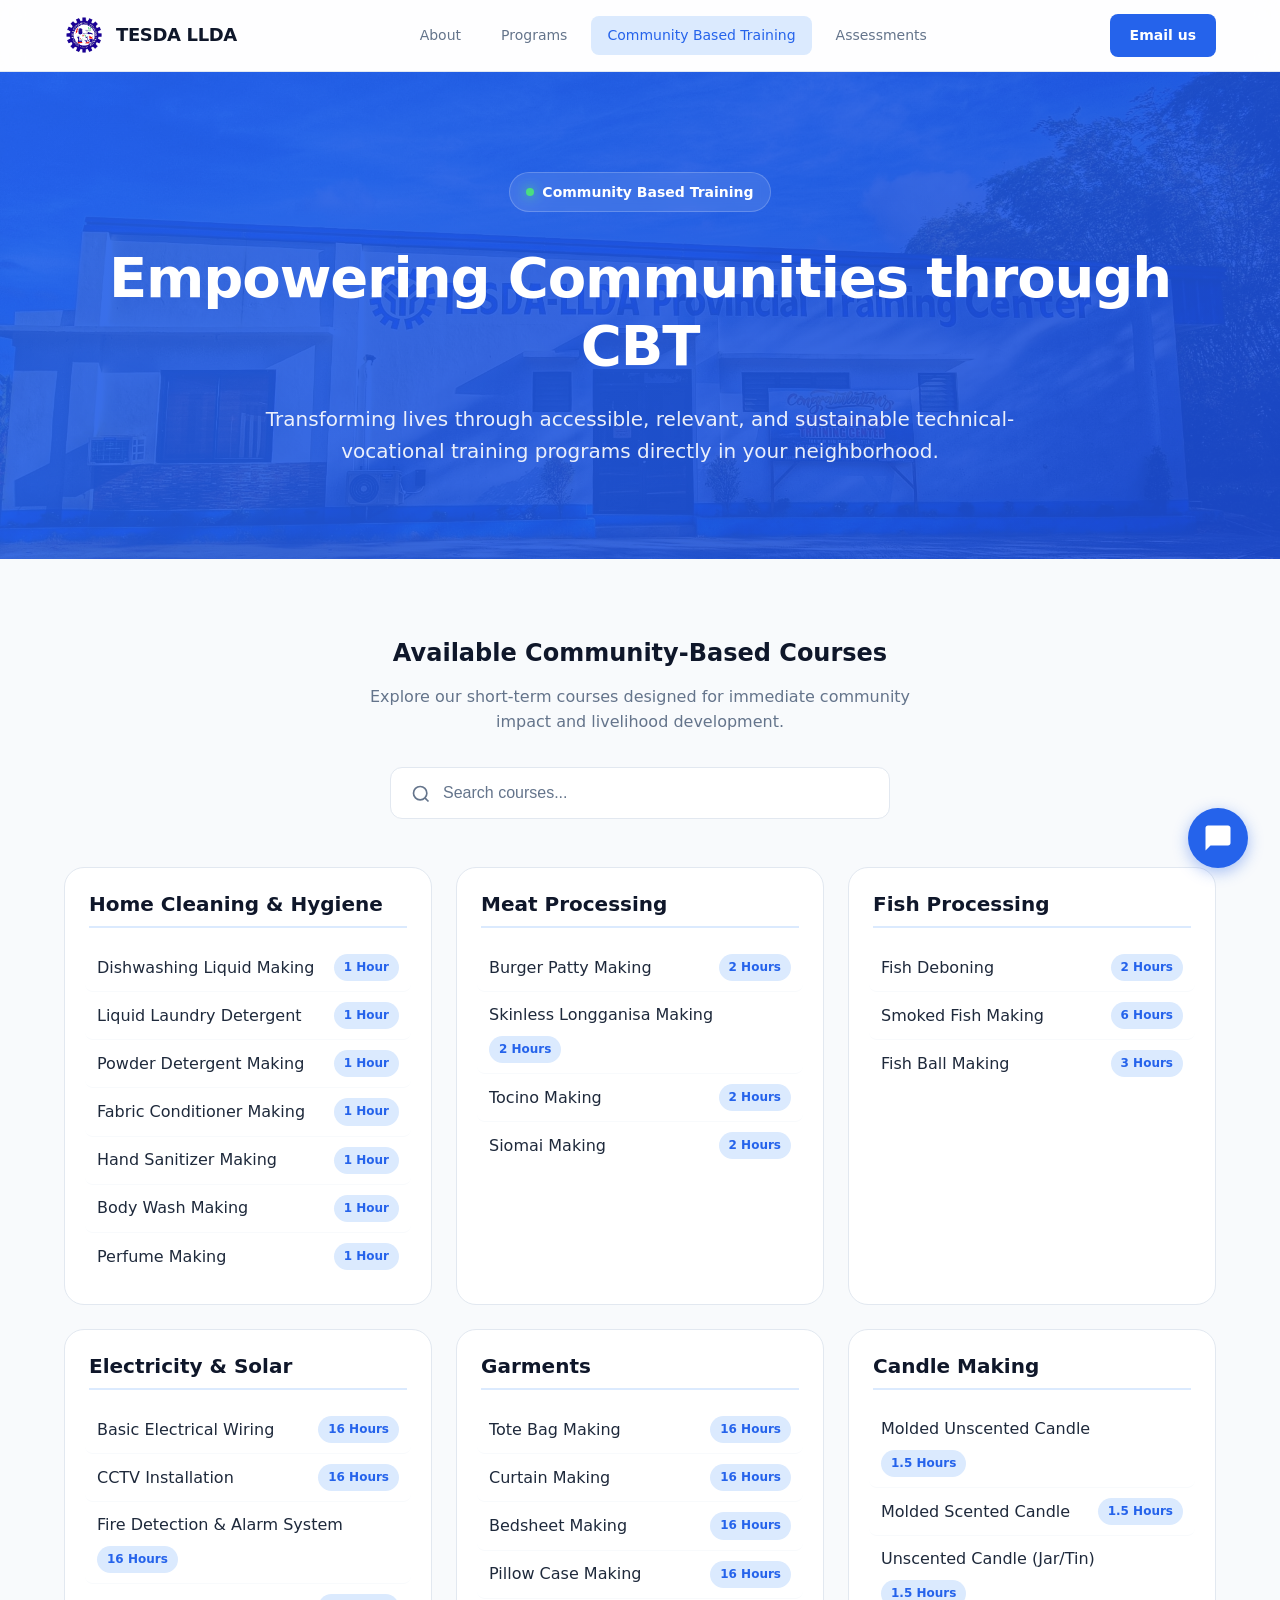
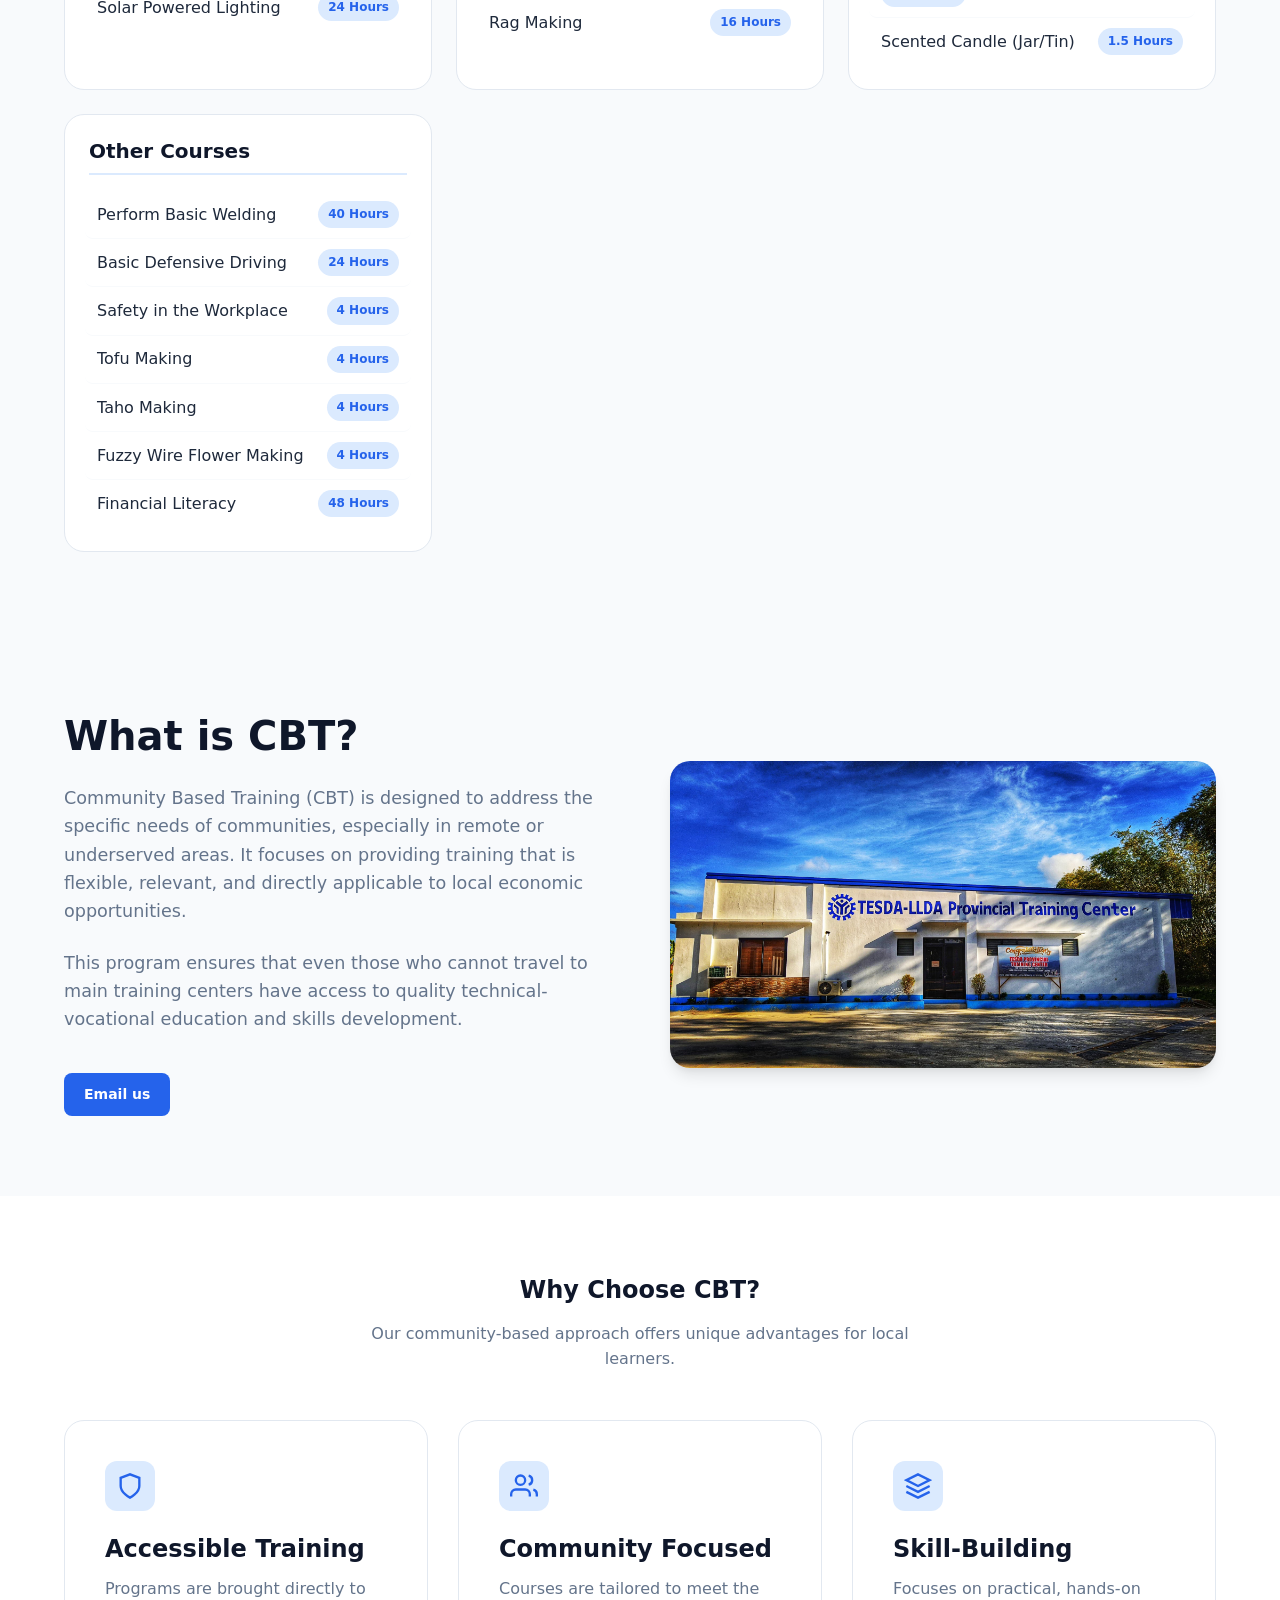
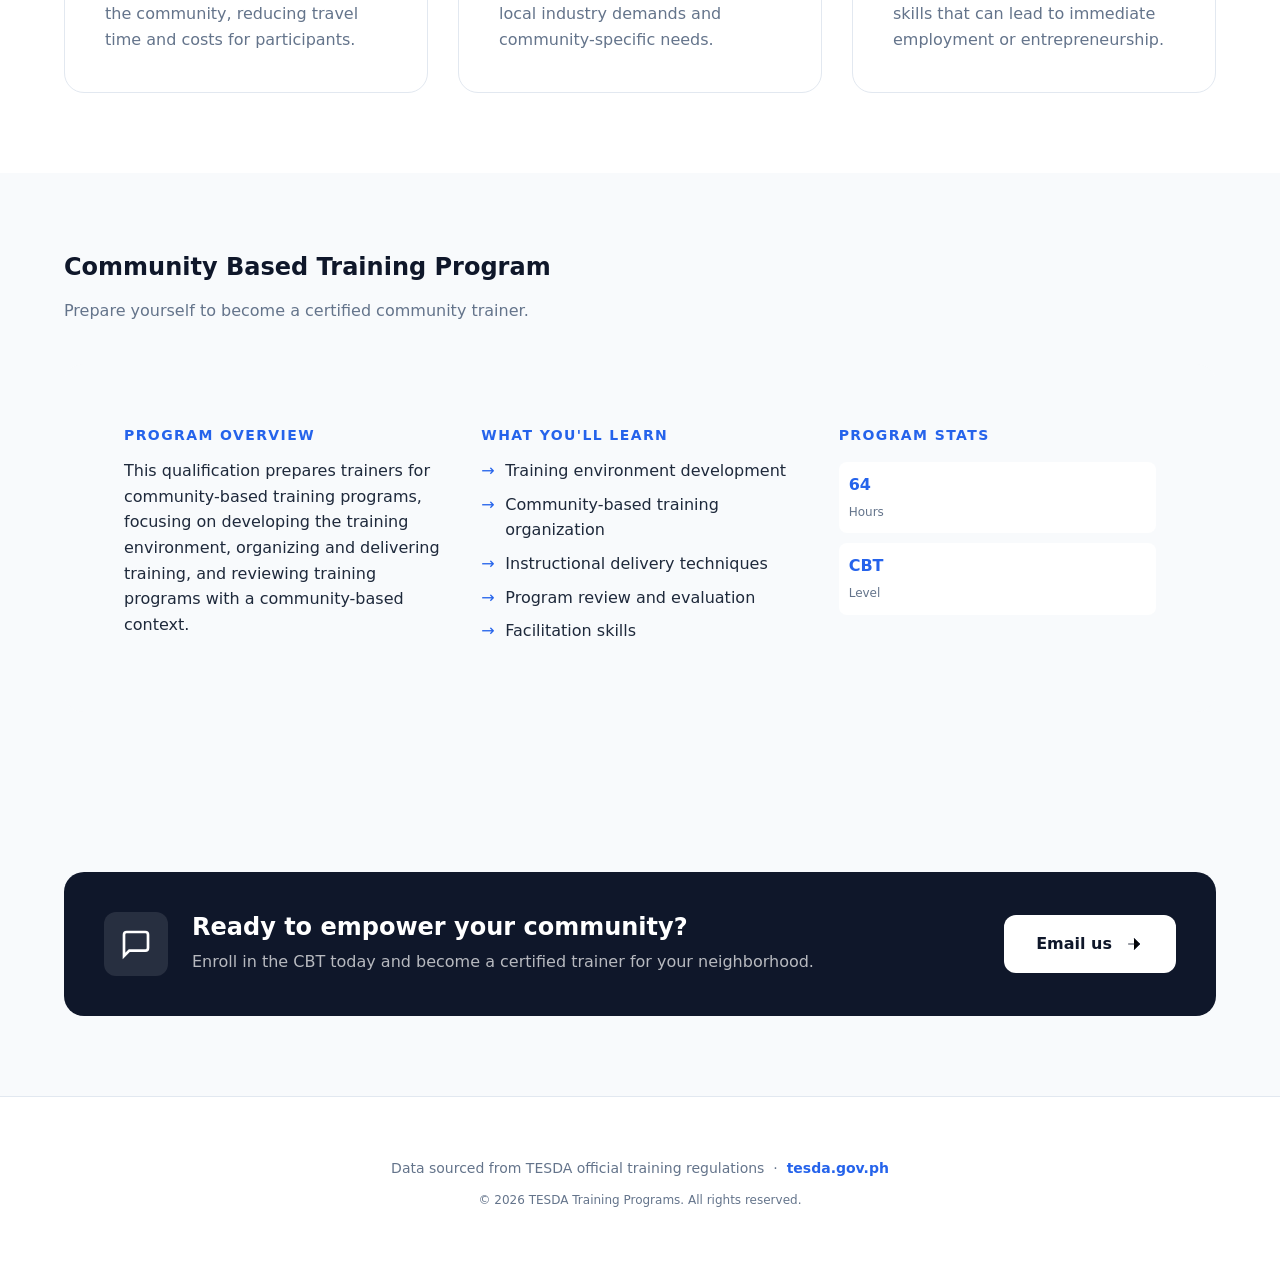
<file: cbtmc.html>
<!DOCTYPE html>
<html lang="en">
<head>
  <meta charset="UTF-8" />
  <meta name="viewport" content="width=device-width, initial-scale=1.0" />
  <title>CBT - Community-Based Training Programs</title>
  <link rel="icon" href="images/Untitled design (7).png" type="image/png" />
  <link rel="stylesheet" href="cbtmc.css" />
  <link rel="stylesheet" href="chatbot.css" />
</head>
<body class="loading">

  <!-- ── Preloader ── -->
  <div id="preloader" class="preloader">
    <div class="preloader-content">
      <img src="images/Untitled design (7).png" alt="TESDA Logo" class="preloader-logo" />
      <div class="preloader-spinner"></div>
      <p>Loading CBT Page...</p>
    </div>
  </div>

  <!-- ── Navbar ── -->
  <nav>
    <div class="container nav-container">
      <div class="nav-logo">
        <img class="nav-logo-icon" src="images/Untitled design (7).png" alt="TESDA Logo" />
        <span class="nav-logo-text">TESDA LLDA</span>
      </div>
      <div class="nav-links">
        <a class="nav-link" href="index.html">About</a>
        <a class="nav-link" href="programs.html">Programs</a>
        <a class="nav-link active" href="cbtmc.html">Community Based Training</a>
        <a class="nav-link" href="assessments.html">Assessments</a>
        <a class="nav-cta mobile-cta" href="https://mail.google.com/mail/?view=cm&fs=1&to=tesda-llda@tesda.gov.ph&su=CBT Inquiry" target="_blank">Email us</a>
      </div>
      <a class="nav-cta desktop-cta" href="https://mail.google.com/mail/?view=cm&fs=1&to=tesda-llda@tesda.gov.ph&su=CBT Inquiry" target="_blank">Email us</a>
      <button class="nav-toggle" id="navToggle" aria-label="Toggle navigation">
        <svg class="hamburger-icon" viewBox="0 0 24 24" fill="none" stroke="currentColor" stroke-width="2">
          <line x1="3" y1="12" x2="21" y2="12"></line>
          <line x1="3" y1="6" x2="21" y2="6"></line>
          <line x1="3" y1="18" x2="21" y2="18"></line>
        </svg>
        <svg class="close-icon" viewBox="0 0 24 24" fill="none" stroke="currentColor" stroke-width="2" style="display: none;">
          <line x1="18" y1="6" x2="6" y2="18"></line>
          <line x1="6" y1="6" x2="18" y2="18"></line>
        </svg>
      </button>
    </div>
  </nav>

  <!-- ── CBT Hero Section ── -->
  <header class="cbtmc-hero">
    <div class="container">
      <div class="cbtmc-badge">
        <span class="cbtmc-badge-dot"></span>
        Community Based Training
      </div>
      <h1>Empowering Communities through CBT</h1>
      <p>Transforming lives through accessible, relevant, and sustainable technical-vocational training programs directly in your neighborhood.</p>
    </div>
  </header>

  <!-- ── Available Courses Section ── -->
  <section class="cbtmc-section" style="background: var(--bg);">
    <div class="container">
      <div class="section-header" style="text-align: center; margin-bottom: 3rem;">
        <h2>Available Community-Based Courses</h2>
        <p style="color: var(--text-muted); max-width: 600px; margin: 1rem auto;">Explore our short-term courses designed for immediate community impact and livelihood development.</p>
        
        <!-- Search Bar -->
        <div class="cbt-search-wrapper">
          <div class="cbt-search-container">
            <svg class="cbt-search-icon" viewBox="0 0 24 24" fill="none" stroke="currentColor" stroke-width="2">
              <circle cx="11" cy="11" r="8"/>
              <path d="M21 21l-4.35-4.35"/>
            </svg>
            <input 
              type="text" 
              id="cbtSearchInput" 
              class="cbt-search-input"
              placeholder="Search courses..."
            />
          </div>
        </div>
      </div>
      
      <div class="courses-grid">
        <!-- Home Cleaning -->
        <div class="course-category">
          <h3>Home Cleaning & Hygiene</h3>
          <ul class="course-list">
            <li onclick="showCbtmcDetails('Dishwashing Liquid Making', 'Learn to mix surfactants and degreasers to create effective and safe dishwashing soap for household use.', '1 Hour')">Dishwashing Liquid Making <span>1 Hour</span></li>
            <li onclick="showCbtmcDetails('Liquid Laundry Detergent', 'Formulate concentrated liquid soap specifically designed for washing clothes, focusing on stain removal.', '1 Hour')">Liquid Laundry Detergent <span>1 Hour</span></li>
            <li onclick="showCbtmcDetails('Powder Detergent Making', 'Traditional powder soap formulation techniques for high-efficiency cleaning and whitening.', '1 Hour')">Powder Detergent Making <span>1 Hour</span></li>
            <li onclick="showCbtmcDetails('Fabric Conditioner Making', 'Creating softening agents that add long-lasting fragrance and static control to your laundry.', '1 Hour')">Fabric Conditioner Making <span>1 Hour</span></li>
            <li onclick="showCbtmcDetails('Hand Sanitizer Making', 'Producing alcohol-based sanitizers with skin-safe moisturizing additives for personal hygiene.', '1 Hour')">Hand Sanitizer Making <span>1 Hour</span></li>
            <li onclick="showCbtmcDetails('Body Wash Making', 'Formulating gentle, skin-cleansing liquid soap with pleasant fragrances for daily use.', '1 Hour')">Body Wash Making <span>1 Hour</span></li>
            <li onclick="showCbtmcDetails('Perfume Making', 'Introduction to scent profiles and alcohol-based fragrance oil mixing to create custom perfumes.', '1 Hour')">Perfume Making <span>1 Hour</span></li>
          </ul>
        </div>

        <!-- Meat Processing -->
        <div class="course-category">
          <h3>Meat Processing</h3>
          <ul class="course-list">
            <li onclick="showCbtmcDetails('Burger Patty Making', 'Techniques for grinding, seasoning, and shaping meat for commercial-quality burgers at home.', '2 Hours')">Burger Patty Making <span>2 Hours</span></li>
            <li onclick="showCbtmcDetails('Skinless Longganisa Making', 'Traditional Filipino breakfast sausage preparation without the need for casings.', '2 Hours')">Skinless Longganisa Making <span>2 Hours</span></li>
            <li onclick="showCbtmcDetails('Tocino Making', 'Curing pork in a sweet and savory marinade, a classic Filipino meat preservation technique.', '2 Hours')">Tocino Making <span>2 Hours</span></li>
            <li onclick="showCbtmcDetails('Siomai Making', 'Preparing savory meat fillings and wrapping techniques for authentic steamed dumplings.', '2 Hours')">Siomai Making <span>2 Hours</span></li>
          </ul>
        </div>

        <!-- Fish Processing -->
        <div class="course-category">
          <h3>Fish Processing</h3>
          <ul class="course-list">
            <li onclick="showCbtmcDetails('Fish Deboning', 'Proper techniques for removing fish bones while preserving the meat and fillet quality.', '2 Hours')">Fish Deboning <span>2 Hours</span></li>
            <li onclick="showCbtmcDetails('Smoked Fish Making', 'Traditional smoking methods to preserve and flavor fish for extended shelf life.', '6 Hours')">Smoked Fish Making <span>6 Hours</span></li>
            <li onclick="showCbtmcDetails('Fish Ball Making', 'Creating delicious fish balls from fresh fish meat, perfect for street food or home business.', '3 Hours')">Fish Ball Making <span>3 Hours</span></li>
          </ul>
        </div>

        <!-- Electricity & Solar -->
        <div class="course-category">
          <h3>Electricity & Solar</h3>
          <ul class="course-list">
            <li onclick="showCbtmcDetails('Basic Electrical Wiring', 'Fundamental circuits, safety protocols, and residential wiring techniques for home maintenance.', '16 Hours')">Basic Electrical Wiring <span>16 Hours</span></li>
            <li onclick="showCbtmcDetails('CCTV Installation', 'Setting up surveillance cameras, DVRs, and network monitoring systems for home security.', '16 Hours')">CCTV Installation <span>16 Hours</span></li>
            <li onclick="showCbtmcDetails('Fire Detection & Alarm System', 'Installing smoke detectors, heat sensors, and alarm panels to ensure residential fire safety.', '16 Hours')">Fire Detection & Alarm System <span>16 Hours</span></li>
            <li onclick="showCbtmcDetails('Solar Powered Lighting', 'Mounting panels and wiring battery systems for independent, eco-friendly solar lighting.', '24 Hours')">Solar Powered Lighting <span>24 Hours</span></li>
          </ul>
        </div>

        <!-- Garments -->
        <div class="course-category">
          <h3>Garments</h3>
          <ul class="course-list">
            <li onclick="showCbtmcDetails('Tote Bag Making', 'Basic sewing techniques for durable and eco-friendly carry bags using various fabrics.', '16 Hours')">Tote Bag Making <span>16 Hours</span></li>
            <li onclick="showCbtmcDetails('Curtain Making', 'Measuring, cutting, and stitching professional window treatments for home improvement.', '16 Hours')">Curtain Making <span>16 Hours</span></li>
            <li onclick="showCbtmcDetails('Bedsheet Making', 'Creating fitted and flat sheets with clean finishing and standard measurements.', '16 Hours')">Bedsheet Making <span>16 Hours</span></li>
            <li onclick="showCbtmcDetails('Pillow Case Making', 'Sewing standard and decorative pillow covers with various closure styles and patterns.', '16 Hours')">Pillow Case Making <span>16 Hours</span></li>
            <li onclick="showCbtmcDetails('Rag Making', 'Repurposing fabric scraps into useful household cleaning tools through creative sewing.', '16 Hours')">Rag Making <span>16 Hours</span></li>
          </ul>
        </div>

        <!-- Candle Making -->
        <div class="course-category">
          <h3>Candle Making</h3>
          <ul class="course-list">
            <li onclick="showCbtmcDetails('Molded Unscented Candle', 'Basics of melting wax and using molds to create standard pillars and taper candles.', '1.5 Hours')">Molded Unscented Candle <span>1.5 Hours</span></li>
            <li onclick="showCbtmcDetails('Molded Scented Candle', 'Incorporating fragrance oils into molded wax for aromatic effects and decorative use.', '1.5 Hours')">Molded Scented Candle <span>1.5 Hours</span></li>
            <li onclick="showCbtmcDetails('Unscented Candle (Jar/Tin)', 'Pouring wax into containers for stable, long-burning unscented candles.', '1.5 Hours')">Unscented Candle (Jar/Tin) <span>1.5 Hours</span></li>
            <li onclick="showCbtmcDetails('Scented Candle (Jar/Tin)', 'Creating beautiful container candles with custom scent blends and aromatic oils.', '1.5 Hours')">Scented Candle (Jar/Tin) <span>1.5 Hours</span></li>
          </ul>
        </div>

        <!-- Other Courses -->
        <div class="course-category">
          <h3>Other Courses</h3>
          <ul class="course-list">
            <li onclick="showCbtmcDetails('Perform Basic Welding', 'Introductory arc welding techniques for basic metal repair and simple fabrication projects.', '40 Hours')">Perform Basic Welding <span>40 Hours</span></li>
            <li onclick="showCbtmcDetails('Basic Defensive Driving', 'Safe driving techniques to avoid accidents and manage road risks effectively.', '24 Hours')">Basic Defensive Driving <span>24 Hours</span></li>
            <li onclick="showCbtmcDetails('Safety in the Workplace', 'Understanding OSH standards, hazard identification, and safety protocols for a healthy environment.', '4 Hours')">Safety in the Workplace <span>4 Hours</span></li>
            <li onclick="showCbtmcDetails('Tofu Making', 'Learn to make soft and firm tofu from soybeans, a nutritious plant-based protein source.', '4 Hours')">Tofu Making <span>4 Hours</span></li>
            <li onclick="showCbtmcDetails('Taho Making', 'Traditional Filipino taho preparation with soft tofu, arnibal, and sago pearls.', '4 Hours')">Taho Making <span>4 Hours</span></li>
            <li onclick="showCbtmcDetails('Fuzzy Wire Flower Making', 'Craft colorful fuzzy wire flowers, a creative and fun handicraft activity.', '4 Hours')">Fuzzy Wire Flower Making <span>4 Hours</span></li>
            <li onclick="showCbtmcDetails('Financial Literacy', 'Learn the basics of budgeting, saving, investing, and managing personal and business finances effectively.', '48 Hours')">Financial Literacy <span>48 Hours</span></li>
          </ul>
        </div>


        </div>
      </div>
    </div>
  </section>

  <!-- ── About CBT Section ── -->
  <section class="cbtmc-section">
    <div class="container">
      <div class="cbtmc-grid">
        <div class="cbtmc-text">
          <h2>What is CBT?</h2>
          <p>Community Based Training (CBT) is designed to address the specific needs of communities, especially in remote or underserved areas. It focuses on providing training that is flexible, relevant, and directly applicable to local economic opportunities.</p>
          <p>This program ensures that even those who cannot travel to main training centers have access to quality technical-vocational education and skills development.</p>
          <a class="nav-cta" style="display: inline-block; margin-top: 1rem;" href="https://mail.google.com/mail/?view=cm&fs=1&to=tesda-llda@tesda.gov.ph&su=CBT Program Inquiry" target="_blank">
            Email us
          </a>
        </div>
        <div class="cbtmc-image">
          <img src="images/hero.jpg" alt="Community Training Session">
        </div>
      </div>
    </div>
  </section>

  <!-- ── Key Features ── -->
  <section class="cbtmc-section" style="background: white;">
    <div class="container">
      <div class="section-header" style="text-align: center; margin-bottom: 3rem;">
        <h2>Why Choose CBT?</h2>
        <p style="color: var(--text-muted); max-width: 600px; margin: 1rem auto;">Our community-based approach offers unique advantages for local learners.</p>
      </div>
      
      <div class="features-grid">
        <div class="feature-card">
          <div class="feature-icon">
            <svg viewBox="0 0 24 24" fill="none" stroke="currentColor" stroke-width="2">
              <path d="M12 22s8-4 8-10V5l-8-3-8 3v7c0 6 8 10 8 10z"/>
            </svg>
          </div>
          <h3>Accessible Training</h3>
          <p>Programs are brought directly to the community, reducing travel time and costs for participants.</p>
        </div>
        
        <div class="feature-card">
          <div class="feature-icon">
            <svg viewBox="0 0 24 24" fill="none" stroke="currentColor" stroke-width="2">
              <path d="M17 21v-2a4 4 0 0 0-4-4H5a4 4 0 0 0-4 4v2"/>
              <circle cx="9" cy="7" r="4"/>
              <path d="M23 21v-2a4 4 0 0 0-3-3.87"/>
              <path d="M16 3.13a4 4 0 0 1 0 7.75"/>
            </svg>
          </div>
          <h3>Community Focused</h3>
          <p>Courses are tailored to meet the local industry demands and community-specific needs.</p>
        </div>
        
        <div class="feature-card">
          <div class="feature-icon">
            <svg viewBox="0 0 24 24" fill="none" stroke="currentColor" stroke-width="2">
              <path d="M12 2L2 7l10 5 10-5-10-5zM2 17l10 5 10-5M2 12l10 5 10-5"/>
            </svg>
          </div>
          <h3>Skill-Building</h3>
          <p>Focuses on practical, hands-on skills that can lead to immediate employment or entrepreneurship.</p>
        </div>
      </div>
    </div>
  </section>

  <!-- ── Program Details Section ── -->
  <section class="cbtmc-section">
    <div class="container">
      <div class="section-header">
        <h2>Community Based Training Program</h2>
        <p style="color: var(--text-muted); margin-top: 1rem;">Prepare yourself to become a certified community trainer.</p>
      </div>

      <div class="program-details">
        <div class="details-grid">
          <div class="detail-item">
            <h4>Program Overview</h4>
            <p>This qualification prepares trainers for community-based training programs, focusing on developing the training environment, organizing and delivering training, and reviewing training programs with a community-based context.</p>
          </div>
          
          <div class="detail-item">
            <h4>What You'll Learn</h4>
            <ul>
              <li>Training environment development</li>
              <li>Community-based training organization</li>
              <li>Instructional delivery techniques</li>
              <li>Program review and evaluation</li>
              <li>Facilitation skills</li>
            </ul>
          </div>

          <div class="detail-item">
            <h4>Program Stats</h4>
            <div class="hero-stats" style="margin-top: 1rem; color: var(--text);">
              <div class="hero-stat" style="background: white; padding: 10px; border-radius: var(--radius-sm);">
                <span class="stat-num" style="display: block; font-weight: 700; color: var(--primary);">64</span>
                <span class="stat-label" style="font-size: 0.75rem; color: var(--text-muted);">Hours</span>
              </div>
              <div class="hero-stat" style="background: white; padding: 10px; border-radius: var(--radius-sm); margin-top: 10px;">
                <span class="stat-num" style="display: block; font-weight: 700; color: var(--primary);">CBT</span>
                <span class="stat-label" style="font-size: 0.75rem; color: var(--text-muted);">Level</span>
              </div>
            </div>
          </div>
        </div>
      </div>
    </div>
  </section>

  <!-- ── CTA Section ── -->
  <section class="cta-section">
    <div class="container">
      <div class="cta-card">
        <div class="cta-content">
          <div class="cta-icon">
            <svg viewBox="0 0 24 24">
              <path d="M21 15a2 2 0 0 1-2 2H7l-4 4V5a2 2 0 0 1 2-2h14a2 2 0 0 1 2 2z"/>
            </svg>
          </div>
          <div class="cta-text">
            <h3>Ready to empower your community?</h3>
            <p>Enroll in the CBT today and become a certified trainer for your neighborhood.</p>
          </div>
        </div>
        <a class="cta-btn" href="mailto:tesda-llda@tesda.gov.ph?subject=CBT Enrollment Inquiry">
          Email us
          <svg viewBox="0 0 24 24">
            <path d="M5 12h14M12 5l7 7-7 7"/>
          </svg>
        </a>
      </div>
    </div>
  </section>

  <!-- ── Footer ── -->
  <footer>
    <div class="container">
      <p>Data sourced from TESDA official training regulations &nbsp;·&nbsp; <a href="https://tesda.gov.ph" target="_blank">tesda.gov.ph</a></p>
      <p class="copyright">&copy; 2026 TESDA Training Programs. All rights reserved.</p>
    </div>
  </footer>

  <!-- ── Chatbot Widget ── -->
  <div class="chatbot-toggle" id="chatbotToggle">
    <svg viewBox="0 0 24 24">
      <path d="M20 2H4c-1.1 0-2 .9-2 2v18l4-4h14c1.1 0 2-.9 2-2V4c0-1.1-.9-2-2-2z"/>
    </svg>
  </div>

  <div class="chatbot-container" id="chatbotContainer">
    <div class="chatbot-header">
      <div class="chatbot-header-info">
        <img src="images/Untitled design (7).png" alt="TESDA Logo">
        <div>
          <h3>TESDA LLDA Assistant</h3>
          <p>Online • Powered by Gemini</p>
        </div>
      </div>
      <div style="display: flex; gap: 10px;">
        <button class="chatbot-clear" id="chatbotClear" title="Clear Chat">
          <svg width="20" height="20" viewBox="0 0 24 24" fill="none" stroke="currentColor" stroke-width="2">
            <path d="M3 6h18M19 6v14a2 2 0 0 1-2 2H7a2 2 0 0 1-2-2V6m3 0V4a2 2 0 0 1 2-2h4a2 2 0 0 1 2 2v2"></path>
          </svg>
        </button>
        <button class="chatbot-close" id="chatbotClose">
          <svg width="24" height="24" viewBox="0 0 24 24" fill="none" stroke="currentColor" stroke-width="2">
            <line x1="18" y1="6" x2="6" y2="18"></line>
            <line x1="6" y1="6" x2="18" y2="18"></line>
          </svg>
        </button>
      </div>
    </div>
    <div class="chatbot-messages" id="chatbotMessages">
      <!-- Messages will appear here -->
    </div>
    <div class="chatbot-input-container">
      <input type="text" id="chatbotInput" placeholder="Ask a question..." autocomplete="off">
      <button class="chatbot-send" id="chatbotSend">
        <svg viewBox="0 0 24 24" fill="none" stroke="currentColor" stroke-width="2">
          <line x1="22" y1="2" x2="11" y2="13"></line>
          <polygon points="22 2 15 22 11 13 2 9 22 2"></polygon>
        </svg>
      </button>
    </div>
  </div>

  <script src="app.js"></script>
  <script src="chatbot.js"></script>

  <!-- ── CBT Details Modal ── -->
  <div id="cbtmcModal" class="modal">
    <div class="modal-overlay" onclick="closeCbtmcModal()"></div>
    <div class="modal-content">
      <button class="modal-close" onclick="closeCbtmcModal()">
        <svg viewBox="0 0 24 24" fill="none" stroke="currentColor" stroke-width="2">
          <line x1="18" y1="6" x2="6" y2="18"></line>
          <line x1="6" y1="6" x2="18" y2="18"></line>
        </svg>
      </button>
      <div class="modal-header">
        <span class="modal-level" id="cbtmcModalDuration"></span>
        <span class="modal-duration">Community-Based Program</span>
      </div>
      <h2 class="modal-title" id="cbtmcModalTitle" style="margin-top: 1rem; margin-bottom: 1.5rem;"></h2>
      <div class="modal-body">
        <div class="modal-section">
          <h3>Course Description</h3>
          <p id="cbtmcModalDescription"></p>
        </div>
        <div class="modal-section">
          <h3>Enrollment Requirements</h3>
          <ul class="enrollment-list">
            <li>Photocopy of Birth Certificate (PSA)</li>
            <li>Barangay Clearance</li>
            <li>1x1 ID Picture (2 pcs)</li>
            <li>Certificate of <a href="https://e-tesda.gov.ph/course/index.php?categoryid=1314" target="_blank" style="color: #2563eb; text-decoration: underline; font-weight: 600;">“Practicing Covid-19, Preventive Measures in the Workplace”</a> (obtain via e-tesda.gov.ph)</li>
            <li>Must be at least 15 years old</li>
          </ul>
          <p class="modal-note">Note: Community-based programs have simplified requirements to ensure accessibility for everyone.</p>
        </div>
      </div>
      <div class="modal-footer">
        <a class="modal-btn primary" href="https://mail.google.com/mail/?view=cm&fs=1&to=tesda-llda@tesda.gov.ph&su=CBT Enrollment Inquiry" target="_blank">
          Email us
        </a>
        <button class="modal-btn secondary" onclick="closeCbtmcModal()">
          Close
        </button>
      </div>
    </div>
  </div>

  <script>
    // CBT Search Filter
    const cbtSearchInput = document.getElementById('cbtSearchInput');
    const courseCategories = document.querySelectorAll('.course-category');

    cbtSearchInput.addEventListener('input', function() {
      const searchTerm = this.value.toLowerCase().trim();
      
      courseCategories.forEach(category => {
        const categoryTitle = category.querySelector('h3').textContent.toLowerCase();
        const courseItems = category.querySelectorAll('.course-list li');
        let hasVisibleCourse = false;
        
        courseItems.forEach(item => {
          const courseName = item.textContent.toLowerCase();
          
          if (courseName.includes(searchTerm) || categoryTitle.includes(searchTerm)) {
            item.style.display = '';
            hasVisibleCourse = true;
          } else {
            item.style.display = 'none';
          }
        });
        
        if (searchTerm === '' || hasVisibleCourse || categoryTitle.includes(searchTerm)) {
          category.style.display = '';
          
          if (categoryTitle.includes(searchTerm)) {
            courseItems.forEach(item => {
              item.style.display = '';
            });
          }
        } else {
          category.style.display = 'none';
        }
      });
    });

    function showCbtmcDetails(title, description, duration) {
      const modal = document.getElementById('cbtmcModal');
      document.getElementById('cbtmcModalTitle').innerText = title;
      document.getElementById('cbtmcModalDescription').innerText = description;
      document.getElementById('cbtmcModalDuration').innerText = duration;
      
      modal.classList.add('active');
      document.body.style.overflow = 'hidden'; // Prevent scrolling
    }

    function closeCbtmcModal() {
      const modal = document.getElementById('cbtmcModal');
      modal.classList.remove('active');
      document.body.style.overflow = ''; // Restore scrolling
    }

    // Close on Escape key
    document.addEventListener('keydown', (e) => {
      if (e.key === 'Escape') closeCbtmcModal();
    });
  </script>
</body>
</html>
</file>
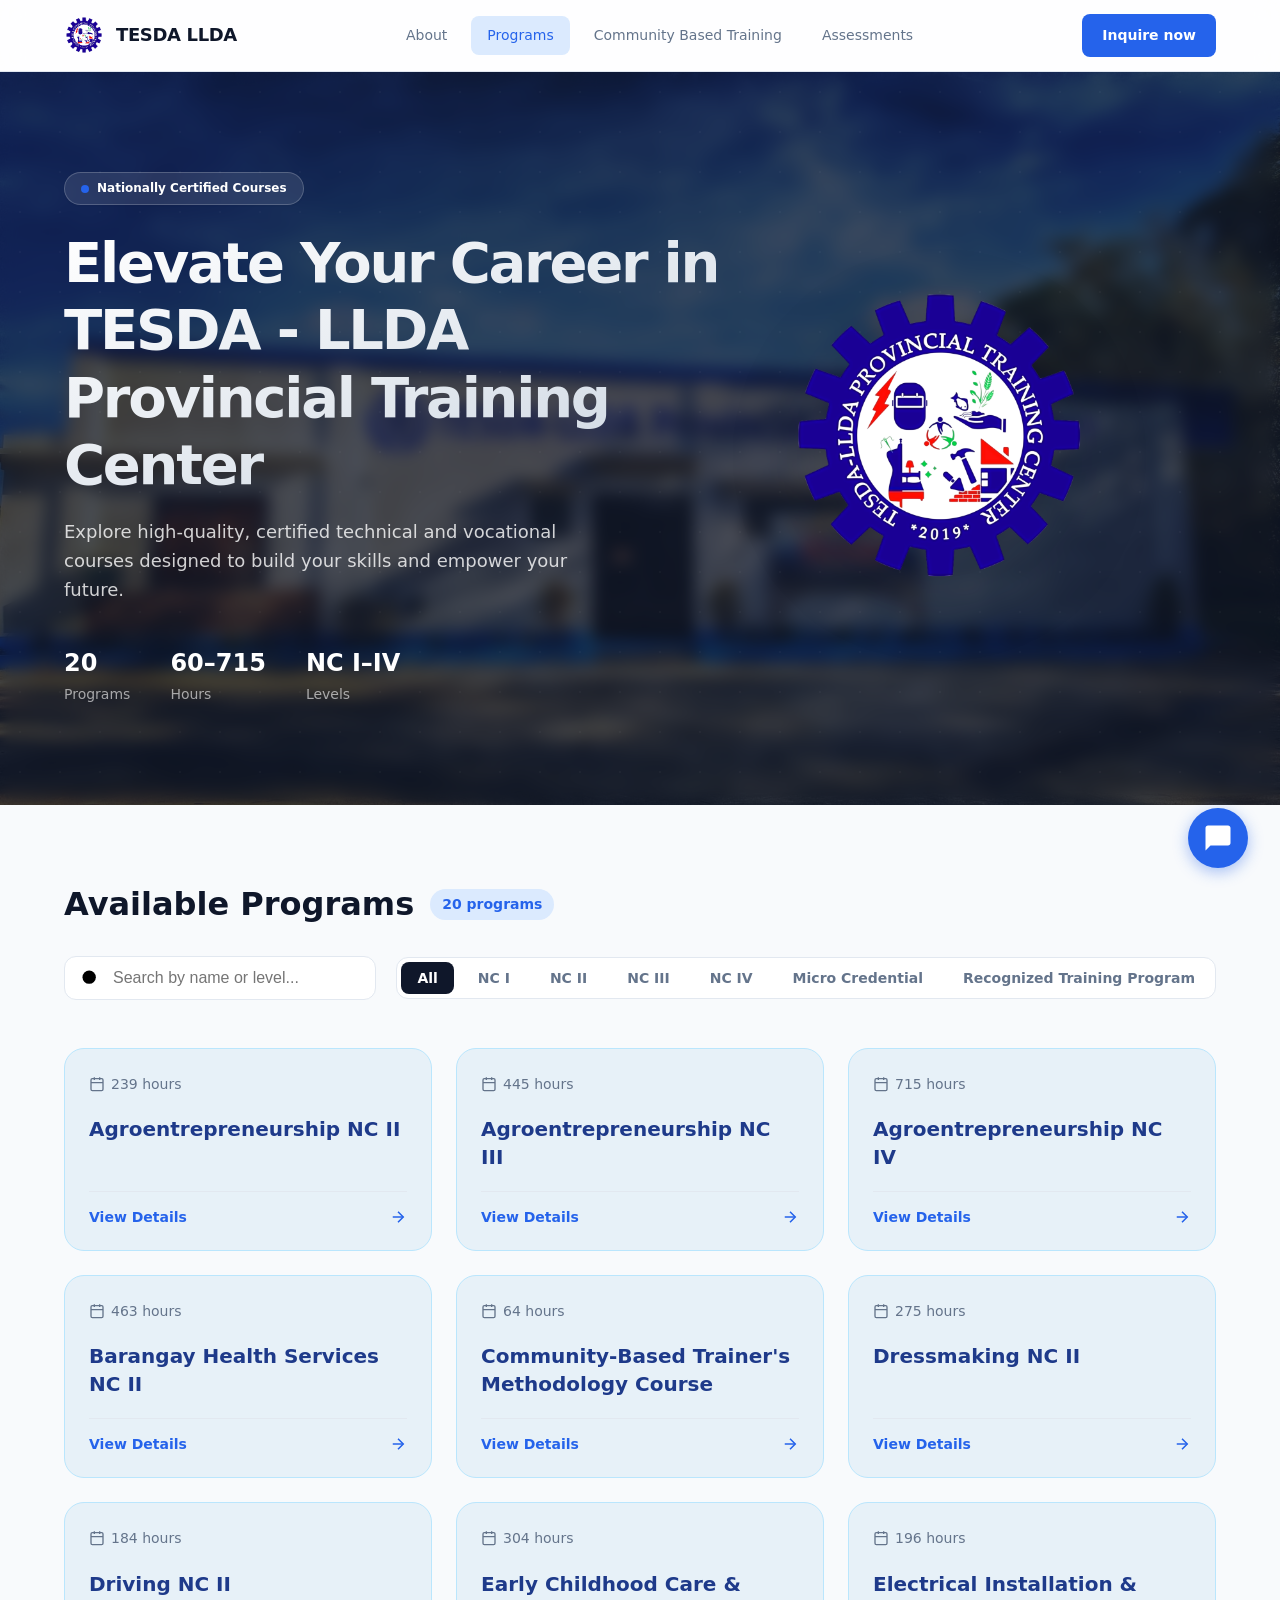
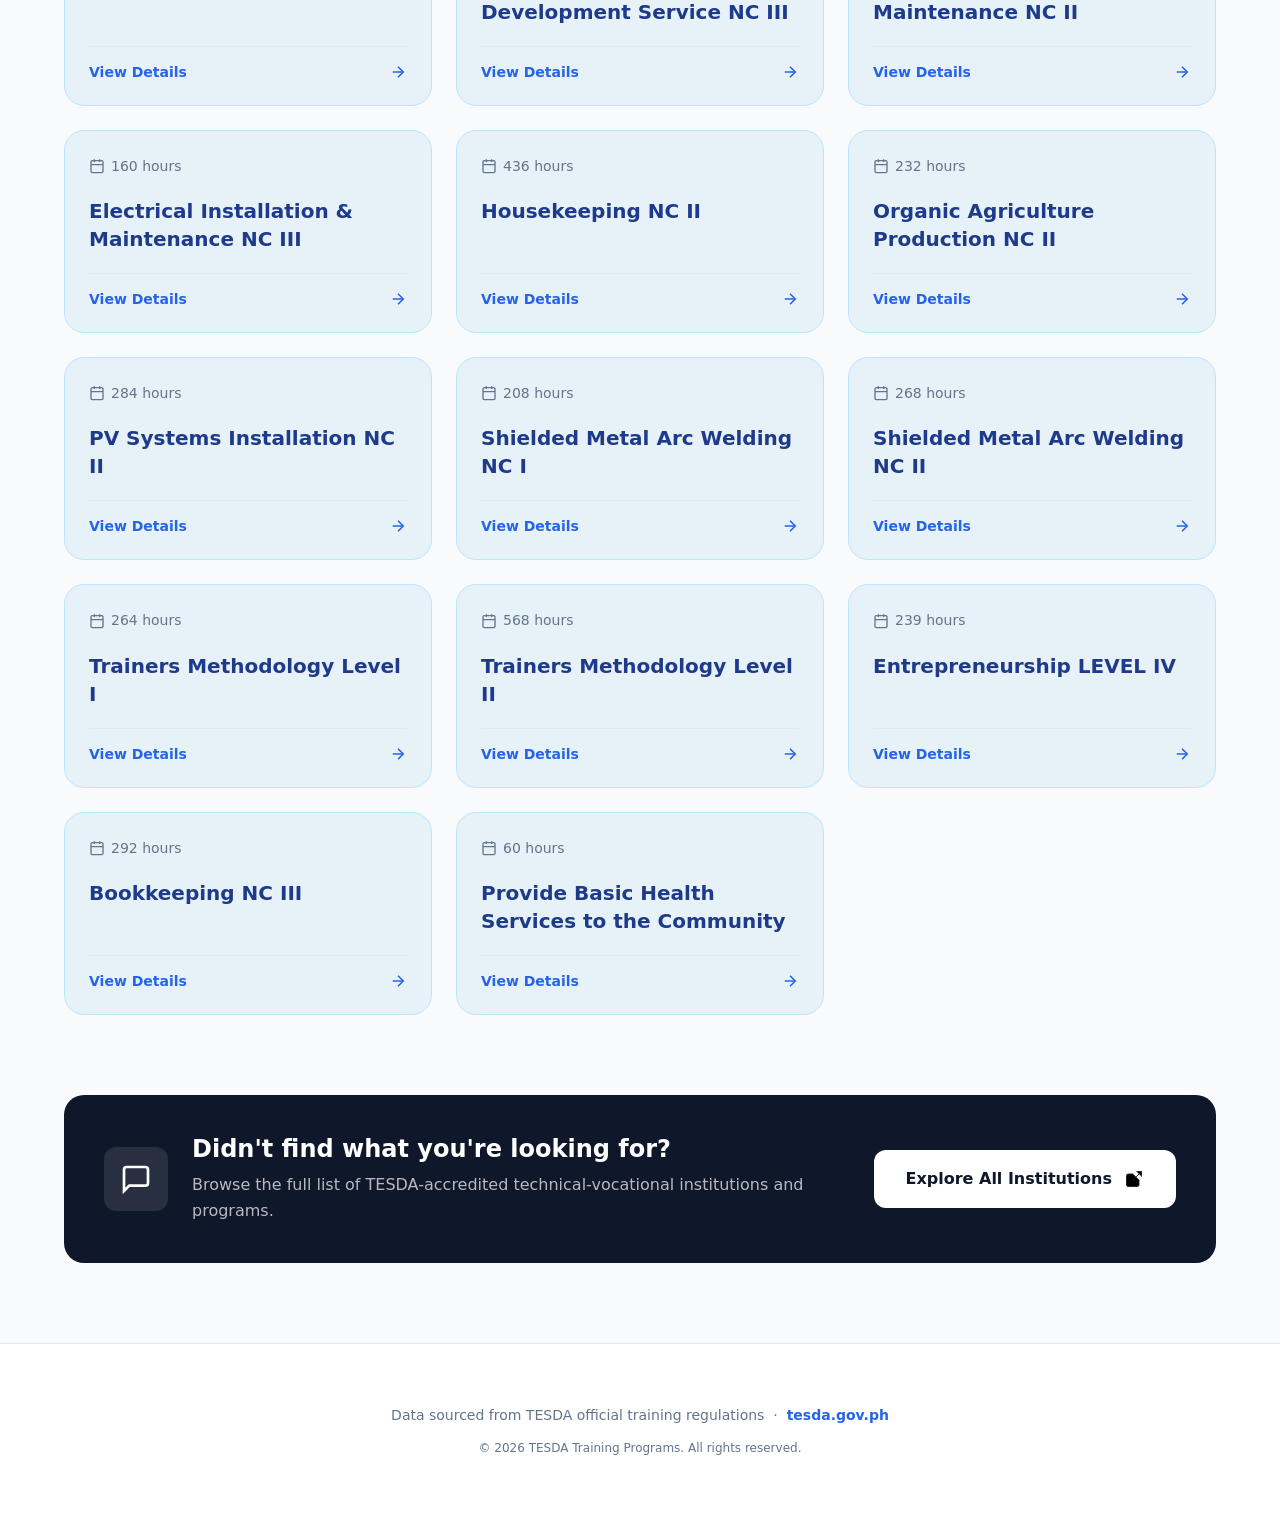
<file: programs.html>
<!DOCTYPE html>
<html lang="en">
<head>
  <meta charset="UTF-8" />
  <meta name="viewport" content="width=device-width, initial-scale=1.0" />
  <title>TESDA Training Programs</title>
  <link rel="icon" href="images/Untitled design (7).png" type="image/png" />
  <link rel="stylesheet" href="programs.css" />
  <link rel="stylesheet" href="chatbot.css" />
</head>
<body class="loading">

  <!-- ── Preloader ── -->
  <div id="preloader" class="preloader">
    <div class="preloader-content">
      <img src="images/Untitled design (7).png" alt="TESDA Logo" class="preloader-logo" />
      <div class="preloader-spinner"></div>
      <p>Loading Training Programs...</p>
    </div>
  </div>

  <!-- ── Navbar ── -->
  <nav>
    <div class="container nav-container">
      <div class="nav-logo">
        <img class="nav-logo-icon" src="images/Untitled design (7).png" alt="TESDA Logo" />
        <span class="nav-logo-text">TESDA LLDA</span>
      </div>
      <div class="nav-links">
        <a class="nav-link" href="index.html">About</a>
        <a class="nav-link active" href="programs.html">Programs</a>
        <a class="nav-link" href="cbtmc.html">Community Based Training</a>
        <a class="nav-link" href="assessments.html">Assessments</a>
        <a class="nav-cta mobile-cta" href="https://docs.google.com/forms/d/e/1FAIpQLSdLoCxL0vvMnEufGd-67BqLx555ik9kzauDxrNdZGcTtoFBLg/viewform" target="_blank" rel="noopener noreferrer">Inquire now</a>
      </div>
      <a class="nav-cta desktop-cta" href="https://docs.google.com/forms/d/e/1FAIpQLSdLoCxL0vvMnEufGd-67BqLx555ik9kzauDxrNdZGcTtoFBLg/viewform" target="_blank" rel="noopener noreferrer">Inquire now</a>
      <button class="nav-toggle" id="navToggle" aria-label="Toggle navigation">
        <svg class="hamburger-icon" viewBox="0 0 24 24" fill="none" stroke="currentColor" stroke-width="2">
          <line x1="3" y1="12" x2="21" y2="12"></line>
          <line x1="3" y1="6" x2="21" y2="6"></line>
          <line x1="3" y1="18" x2="21" y2="18"></line>
        </svg>
        <svg class="close-icon" viewBox="0 0 24 24" fill="none" stroke="currentColor" stroke-width="2" style="display: none;">
          <line x1="18" y1="6" x2="6" y2="18"></line>
          <line x1="6" y1="6" x2="18" y2="18"></line>
        </svg>
      </button>
    </div>
  </nav>

  <!-- ── Hero Section ── -->
  <header class="hero">
    <div class="hero-grid"></div>
    <div class="container hero-container">
      <div class="hero-content">
        <div class="badge">
          <span class="badge-dot"></span>
          Nationally Certified Courses
        </div>
        <h1>Elevate Your Career in TESDA - LLDA Provincial Training Center</h1>
        <p>Explore high-quality, certified technical and vocational courses designed to build your skills and empower your future.</p>
        
        <div class="hero-stats">
          <div class="hero-stat">
            <span class="stat-num">20</span>
            <span class="stat-label">Programs</span>
          </div>
          <div class="hero-stat">
            <span class="stat-num">60–715</span>
            <span class="stat-label">Hours</span>
          </div>
          <div class="hero-stat">
            <span class="stat-num">NC I–IV</span>
            <span class="stat-label">Levels</span>
          </div>
        </div>
      </div>
      <div class="hero-image">
        <img src="images/Untitled design (7).png" alt="TESDA Logo" class="floating-logo" />
      </div>
    </div>
  </header>

  <!-- ── Programs Section ── -->
  <section class="programs-section" id="programs">
    <div class="container">
        <div class="section-header">
        <div class="section-title">
          <h2>Available Programs</h2>
          <span class="count-pill" id="countPill">19 programs</span>
        </div>
        
        <div class="toolbar">
          <div class="search-wrap">
            <svg class="search-icon" viewBox="0 0 24 24" stroke-width="2">
              <circle cx="11" cy="11" r="8"/>
              <path d="M21 21l-4.35-4.35"/>
            </svg>
            <input type="text" id="searchInput" placeholder="Search by name or level..." oninput="filter()" />
          </div>
          <div class="filter-group">
            <button class="filter-btn active" onclick="setFilter('all', this)">All</button>
            <button class="filter-btn" onclick="setFilter('NC I', this)">NC I</button>
            <button class="filter-btn" onclick="setFilter('NC II', this)">NC II</button>
            <button class="filter-btn" onclick="setFilter('NC III', this)">NC III</button>
            <button class="filter-btn" onclick="setFilter('NC IV', this)">NC IV</button>
            <button class="filter-btn" onclick="setFilter(null, this)">Micro Credential</button>
            <button class="filter-btn" onclick="setFilter('trainers', this)">Recognized Training Program</button>
          </div>
        </div>
      </div>

      <!-- Grid of Program Cards -->
      <div id="programGrid" class="program-grid">
        <!-- Cards will be injected by JavaScript -->
      </div>
    </div>
  </section>

  <!-- ── CTA Section ── -->
  <section class="cta-section">
    <div class="container">
      <div class="cta-card">
        <div class="cta-content">
          <div class="cta-icon">
            <svg viewBox="0 0 24 24">
              <path d="M21 15a2 2 0 0 1-2 2H7l-4 4V5a2 2 0 0 1 2-2h14a2 2 0 0 1 2 2z"/>
            </svg>
          </div>
          <div class="cta-text">
            <h3>Didn't find what you're looking for?</h3>
            <p>Browse the full list of TESDA-accredited technical-vocational institutions and programs.</p>
          </div>
        </div>
        <a class="cta-btn" href="https://www.tesda.gov.ph/tvi" target="_blank">
          Explore All Institutions
          <svg viewBox="0 0 24 24">
            <path d="M18 13v6a2 2 0 0 1-2 2H5a2 2 0 0 1-2-2V8a2 2 0 0 1 2-2h6"/>
            <polyline points="15 3 21 3 21 9"/>
            <line x1="10" y1="14" x2="21" y2="3"/>
          </svg>
        </a>
      </div>
    </div>
  </section>

  <!-- ── Footer ── -->
  <footer>
    <div class="container">
      <p>Data sourced from TESDA official training regulations &nbsp;·&nbsp; <a href="https://tesda.gov.ph" target="_blank">tesda.gov.ph</a></p>
      <p class="copyright">&copy; 2026 TESDA Training Programs. All rights reserved.</p>
    </div>
  </footer>

  <!-- ── Chatbot Widget ── -->
  <div class="chatbot-toggle" id="chatbotToggle">
    <svg viewBox="0 0 24 24">
      <path d="M20 2H4c-1.1 0-2 .9-2 2v18l4-4h14c1.1 0 2-.9 2-2V4c0-1.1-.9-2-2-2z"/>
    </svg>
  </div>

  <div class="chatbot-container" id="chatbotContainer">
    <div class="chatbot-header">
      <div class="chatbot-header-info">
        <img src="images/Untitled design (7).png" alt="TESDA Logo">
        <div>
          <h3>TESDA LLDA Assistant</h3>
          <p>Online • Powered by Gemini</p>
        </div>
      </div>
      <div style="display: flex; gap: 10px;">
        <button class="chatbot-clear" id="chatbotClear" title="Clear Chat">
          <svg width="20" height="20" viewBox="0 0 24 24" fill="none" stroke="currentColor" stroke-width="2">
            <path d="M3 6h18M19 6v14a2 2 0 0 1-2 2H7a2 2 0 0 1-2-2V6m3 0V4a2 2 0 0 1 2-2h4a2 2 0 0 1 2 2v2"></path>
          </svg>
        </button>
        <button class="chatbot-close" id="chatbotClose">
          <svg width="24" height="24" viewBox="0 0 24 24" fill="none" stroke="currentColor" stroke-width="2">
            <line x1="18" y1="6" x2="6" y2="18"></line>
            <line x1="6" y1="6" x2="18" y2="18"></line>
          </svg>
        </button>
      </div>
    </div>
    <div class="chatbot-messages" id="chatbotMessages">
      <!-- Messages will appear here -->
    </div>
    <div class="chatbot-input-container">
      <input type="text" id="chatbotInput" placeholder="Ask a question..." autocomplete="off">
      <button class="chatbot-send" id="chatbotSend">
        <svg viewBox="0 0 24 24" fill="none" stroke="currentColor" stroke-width="2">
          <line x1="22" y1="2" x2="11" y2="13"></line>
          <polygon points="22 2 15 22 11 13 2 9 22 2"></polygon>
        </svg>
      </button>
    </div>
  </div>

  <!-- ── Program Details Modal ── -->
  <div id="programModal" class="modal">
    <div class="modal-overlay" onclick="closeModal()"></div>
    <div class="modal-content">
      <button class="modal-close" onclick="closeModal()">
        <svg viewBox="0 0 24 24" fill="none" stroke="currentColor" stroke-width="2">
          <line x1="18" y1="6" x2="6" y2="18"></line>
          <line x1="6" y1="6" x2="18" y2="18"></line>
        </svg>
      </button>
      <div class="modal-header">
        <span class="modal-level" id="modalLevel"></span>
        <span class="modal-duration" id="modalDuration"></span>
      </div>
      <h2 class="modal-title" id="modalTitle"></h2>
      <div class="modal-body">
        <div class="modal-section">
          <h3>Program Overview</h3>
          <p id="modalOverview"></p>
        </div>
        <div class="modal-section">
          <h3>What You'll Learn</h3>
          <ul id="modalLearn"></ul>
        </div>
        <div class="modal-section">
          <h3>Career Opportunities</h3>
          <p id="modalCareers"></p>
        </div>
        <div class="modal-section">
          <h3>Enrollment Requirements</h3>
          <ul id="modalEnrollmentRequirements" class="enrollment-list"></ul>
          <p class="modal-note" id="modalEnrollmentNote"></p>
        </div>
        <div class="modal-section">
          <h3>Program Requirements</h3>
          <ul id="modalRequirements"></ul>
        </div>
      </div>
      <div class="modal-footer">
        <a class="modal-btn primary" href="https://docs.google.com/forms/d/e/1FAIpQLSdLoCxL0vvMnEufGd-67BqLx555ik9kzauDxrNdZGcTtoFBLg/viewform" target="_blank">
          Enroll Now
        </a>
        <a class="modal-btn secondary" href="index.html#location">
          View Location
        </a>
      </div>
    </div>
  </div>

  <script src="app.js"></script>
  <script src="chatbot.js"></script>
</body>
</html>
</file>
<file: about.css>
/* ── Common Styles (Preloader, Variables, Reset, Navbar, Hero, CTA, Footer, Responsive) ── */

/* ── Preloader ── */
.preloader {
  position: fixed;
  inset: 0;
  background: #ffffff;
  z-index: 9999;
  display: flex;
  align-items: center;
  justify-content: center;
  transition: opacity 0.6s ease, visibility 0.6s ease;
}

.preloader-content {
  text-align: center;
  display: flex;
  flex-direction: column;
  align-items: center;
  gap: 20px;
}

.preloader-logo {
  width: 80px;
  height: 80px;
  animation: pulse-logo 2s ease-in-out infinite;
}

.preloader-spinner {
  width: 40px;
  height: 40px;
  border: 3px solid var(--primary-light);
  border-top: 3px solid var(--primary);
  border-radius: 50%;
  animation: spin 1s linear infinite;
}

.preloader p {
  font-weight: 600;
  color: var(--secondary);
  font-size: 0.875rem;
  letter-spacing: 0.05em;
  text-transform: uppercase;
}

.loading {
  overflow: hidden;
}

.preloader-hidden {
  opacity: 0;
  visibility: hidden;
}

@keyframes spin {
  to { transform: rotate(360deg); }
}

@keyframes pulse-logo {
  0%, 100% { transform: scale(1); opacity: 1; }
  50% { transform: scale(1.1); opacity: 0.8; }
}

/* ── Modern Variables ── */
:root {
  --primary: #2563eb;
  --primary-dark: #1d4ed8;
  --primary-light: #dbeafe;
  --secondary: #0f172a;
  --accent: #3b82f6;
  --bg: #f8fafc;
  --card: #ffffff;
  --text: #1e293b;
  --text-muted: #64748b;
  --border: #e2e8f0;
  --radius-sm: 8px;
  --radius-md: 12px;
  --radius-lg: 20px;
  --shadow-sm: 0 1px 2px rgba(0,0,0,0.05);
  --shadow-md: 0 4px 6px -1px rgba(0,0,0,0.1), 0 2px 4px -1px rgba(0,0,0,0.06);
  --shadow-lg: 0 10px 15px -3px rgba(0,0,0,0.1), 0 4px 6px -2px rgba(0,0,0,0.05);
  --container: 1200px;
}

/* ── Reset & Base ── */
* {
  box-sizing: border-box;
  margin: 0;
  padding: 0;
}

html, body {
  overflow-x: hidden; /* Prevent horizontal scrolling */
  width: 100%;
}

html {
  scroll-behavior: smooth;
  scroll-padding-top: 80px; /* To account for the sticky navbar */
}

body {
  font-family: 'Inter', system-ui, -apple-system, sans-serif;
  background-color: var(--bg);
  color: var(--text);
  line-height: 1.6;
  -webkit-font-smoothing: antialiased;
}

.container {
  max-width: var(--container);
  margin: 0 auto;
  padding: 0 1.5rem;
}

h1, h2, h3 {
  color: var(--secondary);
  line-height: 1.2;
}

a {
  text-decoration: none;
  color: inherit;
  transition: all 0.2s ease;
}

button {
  cursor: pointer;
  font-family: inherit;
  border: none;
  transition: all 0.2s ease;
}

/* ── Navbar ── */
nav {
  background: rgba(255, 255, 255, 0.8);
  backdrop-filter: blur(12px);
  -webkit-backdrop-filter: blur(12px);
  height: 72px;
  display: flex;
  align-items: center;
  position: sticky;
  top: 0;
  z-index: 1000; /* Increased to stay above mobile menu */
  border-bottom: 1px solid var(--border);
}

.nav-container {
  width: 100%;
  display: flex;
  align-items: center;
  justify-content: space-between;
}

.nav-logo {
  display: flex;
  align-items: center;
  gap: 12px;
  position: relative;
  z-index: 1100;
}

.nav-logo-icon {
  width: 40px;
  height: 40px;
  object-fit: contain;
}

.nav-logo-text {
  font-size: 1.125rem;
  font-weight: 700;
  letter-spacing: -0.02em;
  color: var(--secondary);
}

.nav-links {
  display: flex;
  gap: 8px;
}

.nav-link {
  padding: 8px 16px;
  font-size: 0.875rem;
  font-weight: 500;
  color: var(--text-muted);
  border-radius: var(--radius-sm);
}

.nav-link:hover, .nav-link.active {
  color: var(--primary);
  background: var(--primary-light);
}

.nav-cta {
  background: var(--primary);
  color: white;
  padding: 10px 20px;
  border-radius: var(--radius-sm);
  font-weight: 600;
  font-size: 0.875rem;
}

.nav-cta.mobile-cta {
  display: none;
}

.nav-cta:hover {
  background: var(--primary-dark);
  transform: translateY(-1px);
  box-shadow: var(--shadow-md);
}

.nav-toggle {
  display: none;
  background: none;
  border: none;
  padding: 8px;
  color: var(--secondary);
  cursor: pointer;
  z-index: 1100;
}

.nav-toggle svg {
  width: 28px;
  height: 28px;
}

/* ── Hero Section ── */
.hero {
  padding: 120px 0;
  background-image: url('images/hero.jpg');
  background-size: cover;
  background-position: center;
  position: relative;
  overflow: hidden;
  color: white;
}

.hero::before {
  content: '';
  position: absolute;
  inset: 0;
  background: rgba(15, 23, 42, 0.85); /* Slightly darker for better readability */
  backdrop-filter: blur(8px);
  -webkit-backdrop-filter: blur(8px);
  z-index: 0;
}

.hero-grid {
  position: absolute;
  inset: 0;
  background-image: radial-gradient(rgba(255, 255, 255, 0.1) 1px, transparent 1px);
  background-size: 40px 40px;
  opacity: 0.3;
  z-index: 1;
}

.hero-container {
  display: grid;
  grid-template-columns: 1.3fr 0.7fr;
  align-items: center;
  gap: 80px;
  position: relative;
  z-index: 2;
}

.hero h1 {
  font-size: 4rem;
  font-weight: 800;
  letter-spacing: -0.04em;
  margin-bottom: 24px;
  line-height: 1.1;
  background: linear-gradient(to bottom right, #ffffff, #cbd5e1);
  background-clip: text;
  -webkit-text-fill-color: transparent;
}

.hero p {
  font-size: 1.25rem;
  color: rgba(255, 255, 255, 0.85);
  max-width: 600px;
  margin-bottom: 48px;
}

.hero-cta-group {
  display: flex;
  gap: 20px;
  align-items: center;
  margin-bottom: 64px;
}

.hero-btn {
  display: flex;
  align-items: center;
  gap: 12px;
  padding: 14px 28px;
  font-size: 1rem;
}

.hero-btn svg {
  width: 20px;
  height: 20px;
  transition: transform 0.2s;
}

.hero-btn:hover svg {
  transform: translateX(4px);
}

.hero-secondary-btn {
  color: white;
  font-weight: 600;
  font-size: 1rem;
  padding-bottom: 4px;
  border-bottom: 2px solid rgba(255, 255, 255, 0.2);
}

.hero-secondary-btn:hover {
  border-color: white;
}

.hero-stats {
  display: flex;
  gap: 48px;
  border-top: 1px solid rgba(255, 255, 255, 0.1);
  padding-top: 32px;
}

.hero-stat {
  display: flex;
  flex-direction: column;
}

.stat-num {
  font-size: 1.75rem;
  font-weight: 800;
  color: #fff;
  margin-bottom: 4px;
}

.stat-label {
  font-size: 0.875rem;
  color: rgba(255, 255, 255, 0.6);
  text-transform: uppercase;
  letter-spacing: 0.05em;
  font-weight: 600;
}

.floating-logo {
  width: 100%;
  max-width: 400px;
  filter: drop-shadow(0 20px 40px rgba(0,0,0,0.3));
  animation: float 6s ease-in-out infinite;
}

@keyframes float {
  0%, 100% { transform: translateY(-10px); }
  50% { transform: translateY(-40px); }
}

.badge {
  display: inline-flex;
  align-items: center;
  gap: 8px;
  background: rgba(255, 255, 255, 0.1);
  padding: 8px 18px;
  border-radius: 100px;
  font-size: 0.875rem;
  font-weight: 600;
  color: #fff;
  border: 1px solid rgba(255, 255, 255, 0.2);
  margin-bottom: 32px;
}

.badge-dot {
  width: 8px;
  height: 8px;
  background: var(--primary);
  border-radius: 50%;
  animation: pulse 2s infinite;
}

@keyframes pulse {
  0% { transform: scale(0.95); box-shadow: 0 0 0 0 rgba(37, 99, 235, 0.7); }
  70% { transform: scale(1.1); box-shadow: 0 0 0 10px rgba(37, 99, 235, 0); }
  100% { transform: scale(0.95); box-shadow: 0 0 0 0 rgba(37, 99, 235, 0); }
}

/* ── CTA Section ── */
.cta-section {
  padding-bottom: 80px;
}

.cta-card {
  background: var(--secondary);
  border-radius: var(--radius-lg);
  padding: 40px;
  display: flex;
  justify-content: space-between;
  align-items: center;
  gap: 40px;
  color: white;
}

.cta-content {
  display: flex;
  gap: 24px;
  align-items: center;
}

.cta-icon {
  width: 64px;
  height: 64px;
  background: rgba(255,255,255,0.1);
  border-radius: var(--radius-md);
  display: flex;
  align-items: center;
  justify-content: center;
  flex-shrink: 0;
}

.cta-icon svg {
  width: 32px;
  height: 32px;
  stroke: white;
  fill: none;
  stroke-width: 2;
}

.cta-text h3 {
  color: white;
  font-size: 1.5rem;
  margin-bottom: 8px;
}

.cta-text p {
  color: rgba(255,255,255,0.7);
}

.cta-btn {
  background: white;
  color: var(--secondary);
  padding: 16px 32px;
  border-radius: var(--radius-md);
  font-weight: 700;
  display: flex;
  align-items: center;
  gap: 12px;
  white-space: nowrap;
}

.cta-btn svg {
  width: 20px;
  height: 20px;
  stroke: var(--secondary);
}

.cta-btn:hover {
  transform: translateY(-2px);
  box-shadow: 0 10px 20px rgba(0,0,0,0.2);
}

/* ── Footer ── */
footer {
  padding: 60px 0;
  background: white;
  border-top: 1px solid var(--border);
  text-align: center;
}

footer p {
  font-size: 0.875rem;
  color: var(--text-muted);
}

footer a {
  color: var(--primary);
  font-weight: 600;
}

.copyright {
  margin-top: 12px;
  font-size: 0.75rem;
}

/* ── About Hero Overrides ── */
.about-hero {
  padding: 100px 0 100px !important;
}

.about-hero-container {
  grid-template-columns: 1.3fr 0.7fr !important;
  text-align: left !important;
}

.about-hero-content {
  max-width: 100% !important;
  margin: 0 !important;
}

.about-stats {
  border-top: 1px solid rgba(255, 255, 255, 0.1);
}

.about-hero-image {
  display: flex;
  justify-content: flex-end;
  margin-top: -40px; /* Moves the logo up */
}

/* ── About Content ── */
.about-section {
  padding: 100px 0;
  background: white;
}

.about-grid {
  display: grid;
  grid-template-columns: 1fr 1fr;
  gap: 60px;
  align-items: center;
}

.about-image img {
  width: 100%;
  border-radius: var(--radius-lg);
  box-shadow: var(--shadow-lg);
  filter: brightness(0.95);
  transition: transform 0.4s ease;
}

.about-image img:hover {
  transform: scale(1.02);
}

.about-text h2 {
  font-size: 2.5rem;
  font-weight: 800;
  margin-bottom: 24px;
  color: var(--secondary);
  letter-spacing: -0.03em;
}

.about-text p {
  font-size: 1.125rem;
  margin-bottom: 24px;
  color: var(--text-muted);
  line-height: 1.8;
}

/* ── Mission/Vision Cards ── */
.about-cards-grid {
  margin-top: 100px;
  display: grid;
  grid-template-columns: repeat(3, 1fr);
  gap: 32px;
}

.about-card {
  background: var(--bg);
  padding: 40px;
  border-radius: var(--radius-lg);
  border: 1px solid var(--border);
  transition: all 0.3s ease;
  display: flex;
  flex-direction: column;
  gap: 16px;
}

.about-card:hover {
  transform: translateY(-8px);
  background: white;
  box-shadow: var(--shadow-lg);
  border-color: var(--primary);
}

.about-card h3 {
  font-size: 1.5rem;
  font-weight: 700;
  color: var(--primary);
  letter-spacing: -0.01em;
}

.about-card p {
  font-size: 1rem;
  color: var(--text-muted);
  line-height: 1.6;
}

.rice-acronym {
  list-style: none;
  padding: 0;
  margin-top: 16px;
  display: flex;
  flex-direction: column;
  gap: 12px;
}

.rice-acronym li {
  font-size: 1.125rem;
  font-weight: 600;
  color: var(--secondary);
  display: flex;
  align-items: center;
  gap: 16px;
  text-transform: uppercase;
}

.rice-acronym li span {
  background: var(--primary);
  color: white;
  min-width: 32px;
  height: 32px;
  display: flex;
  align-items: center;
  justify-content: center;
  border-radius: 8px;
  font-weight: 800;
  font-size: 1.25rem;
  box-shadow: 0 2px 4px rgba(37, 99, 235, 0.2);
}

/* ── Location Section ── */
.about-location {
  margin-top: 100px;
  padding-top: 80px;
  border-top: 1px solid var(--border);
}

.location-header {
  text-align: center;
  margin-bottom: 48px;
}

.location-header h2 {
  font-size: 2.5rem;
  font-weight: 800;
  color: var(--secondary);
  letter-spacing: -0.03em;
  margin-bottom: 12px;
}

.location-header p {
  font-size: 1.125rem;
  color: var(--text-muted);
}

.location-content {
  display: grid;
  grid-template-columns: 1.5fr 1fr;
  gap: 48px;
  align-items: start;
}

.map-container {
  border-radius: var(--radius-lg);
  overflow: hidden;
  box-shadow: var(--shadow-lg);
  border: 1px solid var(--border);
}

.map-container iframe {
  display: block;
}

.contact-info {
  background: var(--bg);
  padding: 40px;
  border-radius: var(--radius-lg);
  border: 1px solid var(--border);
}

.contact-info h3 {
  font-size: 1.5rem;
  font-weight: 700;
  color: var(--secondary);
  margin-bottom: 32px;
}

.contact-item {
  display: flex;
  align-items: flex-start;
  gap: 16px;
  margin-bottom: 24px;
}

.contact-item:last-child {
  margin-bottom: 0;
}

.contact-item svg {
  width: 24px;
  height: 24px;
  stroke: var(--primary);
  flex-shrink: 0;
  margin-top: 2px;
}

.contact-item p {
  font-size: 1rem;
  color: var(--text);
  line-height: 1.6;
}

/* ── Minimalist Catalog Section ── */
.catalog-section {
  padding: 60px 0;
  background: white;
  border-top: 1px solid var(--border);
  text-align: center;
}

.catalog-content {
  max-width: 600px;
  margin: 0 auto;
}

.catalog-label {
  display: block;
  font-size: 0.75rem;
  font-weight: 700;
  text-transform: uppercase;
  letter-spacing: 0.1em;
  color: var(--primary);
  margin-bottom: 12px;
}

.catalog-content h2 {
  font-size: 1.75rem;
  font-weight: 700;
  margin-bottom: 12px;
}

.catalog-content p {
  color: var(--text-muted);
  font-size: 1rem;
  margin-bottom: 24px;
}

.catalog-link {
  display: inline-flex;
  align-items: center;
  gap: 8px;
  color: var(--primary);
  font-weight: 600;
  font-size: 0.875rem;
  padding: 8px 16px;
  border: 1.5px solid var(--primary);
  border-radius: var(--radius-sm);
  transition: all 0.2s ease;
}

.catalog-link svg {
  width: 18px;
  height: 18px;
}

.catalog-link:hover {
  background: var(--primary);
  color: white;
}

/* ── Catalog Section ── */
.catalog-section {
  padding: 80px 0;
  background: var(--bg);
}

.catalog-card {
  background: var(--surface);
  border-radius: var(--radius-lg);
  padding: 48px;
  border: 1px solid var(--border);
}

.catalog-content {
  text-align: center;
  max-width: 600px;
  margin: 0 auto;
}

.catalog-label {
  display: inline-block;
  font-size: 0.875rem;
  font-weight: 600;
  color: var(--text-muted);
  text-transform: uppercase;
  letter-spacing: 0.05em;
  margin-bottom: 8px;
}

.catalog-content h2 {
  font-size: 1.75rem;
  font-weight: 700;
  margin-bottom: 8px;
  color: var(--secondary);
}

.catalog-content p {
  color: var(--text-muted);
  font-size: 1rem;
  margin-bottom: 24px;
}

.catalog-link {
  display: inline-flex;
  align-items: center;
  gap: 8px;
  padding: 12px 24px;
  background: transparent;
  color: var(--primary);
  border: 1.5px solid var(--primary);
  border-radius: var(--radius-md);
  font-weight: 600;
  font-size: 0.95rem;
  text-decoration: none;
  transition: all 0.2s ease;
}

.catalog-link svg {
  width: 18px;
  height: 18px;
}

.catalog-link:hover {
  background: var(--primary);
  color: white;
}

@media (max-width: 768px) {
  .catalog-card {
    padding: 32px;
  }
  
  .catalog-content h2 {
    font-size: 1.5rem;
  }
}

/* ── Visual Fixes ── */
.cta-btn svg {
  stroke: currentColor;
}

/* ── FAQ Section ── */
.faq-section {
  padding: 100px 0;
  background: var(--bg);
}

.section-header {
  text-align: center;
  margin-bottom: 60px;
}

.section-header h2 {
  font-size: 2.5rem;
  font-weight: 800;
  margin-bottom: 16px;
  letter-spacing: -0.03em;
}

.section-header p {
  color: var(--text-muted);
  font-size: 1.125rem;
  max-width: 600px;
  margin: 0 auto;
}

.faq-grid {
  max-width: 800px;
  margin: 0 auto;
  display: flex;
  flex-direction: column;
  gap: 16px;
}

.faq-item {
  background: white;
  border: 1px solid var(--border);
  border-radius: var(--radius-md);
  overflow: hidden;
  transition: all 0.3s ease;
}

.faq-item:hover {
  border-color: var(--primary-light);
  box-shadow: var(--shadow-md);
}

.faq-item.active {
  border-color: var(--primary);
  box-shadow: var(--shadow-lg);
}

.faq-question {
  width: 100%;
  padding: 24px;
  display: flex;
  justify-content: space-between;
  align-items: center;
  background: none;
  text-align: left;
  font-size: 1.125rem;
  font-weight: 600;
  color: var(--secondary);
  transition: all 0.2s ease;
}

.faq-question:hover {
  background: var(--bg);
  color: var(--primary);
}

.faq-question svg {
  width: 20px;
  height: 20px;
  stroke: var(--text-muted);
  transition: transform 0.3s ease;
}

.faq-item.active .faq-question svg {
  transform: rotate(180deg);
  stroke: var(--primary);
}

.faq-answer {
  max-height: 0;
  overflow: hidden;
  transition: max-height 0.4s ease-out, padding 0.4s ease-out;
  padding: 0 24px;
}

.faq-item.active .faq-answer {
  max-height: 600px;
  padding: 0 24px 24px;
  transition: max-height 0.4s ease-in, padding 0.4s ease-in;
}

.faq-answer p {
  color: var(--text-muted);
  line-height: 1.8;
}

/* ── Responsive Adjustments ── */
@media (max-width: 1024px) {
  .hero-container {
    gap: 40px;
  }
  .hero h1 {
    font-size: 3.5rem;
  }
  .floating-logo {
    max-width: 320px;
  }
}

@media (max-width: 992px) {
  .about-grid {
    grid-template-columns: 1fr;
    gap: 48px;
    text-align: center;
  }

  .about-cards-grid {
    grid-template-columns: 1fr;
    gap: 24px;
  }

  .about-text h2 {
    font-size: 2.25rem;
  }

  .location-content {
    grid-template-columns: 1fr;
    gap: 32px;
  }

  .about-location {
    margin-top: 64px;
    padding-top: 64px;
  }
}

@media (max-width: 768px) {
  .nav-toggle {
    display: block;
  }

  .nav-cta.desktop-cta {
    display: none;
  }

  .nav-links {
    position: fixed;
    top: 0;
    right: -100%; /* Hidden by default */
    width: 80%;
    max-width: 350px;
    height: 100vh;
    background: white;
    flex-direction: column;
    padding: 100px 40px;
    gap: 20px;
    transition: right 0.3s ease-in-out;
    box-shadow: -10px 0 30px rgba(0,0,0,0.1);
    z-index: 1050;
    display: flex;
  }

  .nav-links.active {
    right: 0;
  }

  .nav-link {
    font-size: 1.25rem;
    padding: 12px 0;
    width: 100%;
    border-bottom: 1px solid var(--bg);
    border-radius: 0;
  }

  .nav-link:hover, .nav-link.active {
    background: none;
    color: var(--primary);
  }

  .nav-cta.mobile-cta {
    display: block;
    margin-top: 20px;
    text-align: center;
  }

  .hero {
    padding: 80px 0;
  }

  .hero-container, .about-hero-container {
    grid-template-columns: 1fr !important;
    text-align: center !important;
    gap: 40px;
  }

  .hero h1 {
    font-size: 2.75rem;
  }

  .hero p {
    margin: 0 auto 32px;
    font-size: 1.125rem;
  }

  .hero-cta-group {
    justify-content: center;
  }

  .hero-stats {
    justify-content: center;
    border-top: none;
    padding-top: 16px;
    gap: 32px;
  }

  .about-hero-image {
    display: none; /* Hide floating logo on small mobile screens to save space */
  }

  .about-section {
    padding: 64px 0;
  }

  .about-card {
    padding: 32px;
  }

  .location-header h2 {
    font-size: 2rem;
  }

  .contact-info {
    padding: 32px;
  }

  .cta-card {
    flex-direction: column;
    text-align: center;
    padding: 32px 24px;
  }

  .cta-content {
    flex-direction: column;
    gap: 16px;
  }

  .cta-btn {
    width: 100%;
    justify-content: center;
  }
}

@media (max-width: 480px) {
  .container {
    padding: 0 1rem; /* Slightly tighter padding on very small screens */
  }

  .hero h1 {
    font-size: 2.25rem;
  }

  .hero-cta-group {
    flex-direction: column;
    width: 100%;
  }

  .hero-btn {
    width: 100%;
    justify-content: center;
  }

  .hero-stats {
    flex-wrap: wrap;
    gap: 20px;
  }

  .stat-num {
    font-size: 1.5rem;
  }

  .about-text h2 {
    font-size: 1.75rem;
  }

  .about-card {
    padding: 24px;
  }

  .contact-info {
    padding: 24px 16px;
  }
}
</file>
<file: chatbot.css>
/* Chatbot Widget Styles */
:root {
  --chatbot-primary: #2563eb;
  --chatbot-hover: #1d4ed8;
  --chatbot-bg: #ffffff;
  --chatbot-text: #333333;
  --chatbot-bot-bubble: #f1f1f1;
  --chatbot-user-bubble: #2563eb;
  --chatbot-user-text: #ffffff;
  --chatbot-shadow: 0 10px 25px rgba(0, 0, 0, 0.1);
  --chatbot-border-radius: 1.5rem; /* 2xl style */
}

/* Floating Button */
.chatbot-toggle {
  position: fixed;
  bottom: 2rem;
  right: 2rem;
  width: 60px;
  height: 60px;
  background-color: var(--chatbot-primary);
  border-radius: 50%;
  display: flex;
  align-items: center;
  justify-content: center;
  cursor: pointer;
  box-shadow: 0 4px 15px rgba(37, 99, 235, 0.4);
  z-index: 1000;
  transition: transform 0.3s cubic-bezier(0.175, 0.885, 0.32, 1.275), background-color 0.3s ease;
}

.chatbot-toggle:hover {
  transform: scale(1.1);
  background-color: var(--chatbot-hover);
}

.chatbot-toggle svg {
  width: 30px;
  height: 30px;
  fill: white;
}

/* Chatbot Container */
.chatbot-container {
  position: fixed;
  bottom: 6rem;
  right: 2rem;
  width: 380px;
  height: 600px;
  max-height: calc(100vh - 8rem);
  background-color: var(--chatbot-bg);
  border-radius: var(--chatbot-border-radius);
  box-shadow: var(--chatbot-shadow);
  display: flex;
  flex-direction: column;
  overflow: hidden;
  z-index: 1000;
  opacity: 0;
  visibility: hidden;
  transform: scale(0.5) rotate(-10deg);
  transform-origin: bottom right;
  transition: all 0.5s cubic-bezier(0.68, -0.55, 0.27, 1.55);
}

.chatbot-container.active {
  opacity: 1;
  visibility: visible;
  transform: scale(1) rotate(0deg);
  box-shadow: 0 0 30px rgba(37, 99, 235, 0.2), var(--chatbot-shadow);
}

/* Header */
.chatbot-header {
  background-color: var(--chatbot-primary);
  padding: 1.25rem;
  color: white;
  display: flex;
  justify-content: space-between;
  align-items: center;
}

.chatbot-header-info {
  display: flex;
  align-items: center;
  gap: 10px;
}

.chatbot-header-info img {
  width: 35px;
  height: 35px;
  background: white;
  border-radius: 50%;
  padding: 2px;
}

.chatbot-header h3 {
  margin: 0;
  font-size: 1.1rem;
  font-weight: 600;
}

.chatbot-header p {
  margin: 0;
  font-size: 0.8rem;
  opacity: 0.9;
}

.chatbot-close, .chatbot-clear {
  background: none;
  border: none;
  color: white;
  cursor: pointer;
  padding: 5px;
  display: flex;
  align-items: center;
  transition: opacity 0.2s;
}

.chatbot-close:hover, .chatbot-clear:hover {
  opacity: 0.7;
}

/* Messages Area */
.chatbot-messages {
  flex: 1;
  padding: 1.25rem;
  overflow-y: auto;
  display: flex;
  flex-direction: column;
  gap: 1rem;
  background-color: #f9fafb;
}

.chatbot-messages::-webkit-scrollbar {
  width: 5px;
}

.chatbot-messages::-webkit-scrollbar-thumb {
  background: #e5e7eb;
  border-radius: 10px;
}

/* Message Bubbles */
.message {
  max-width: 80%;
  padding: 0.75rem 1rem;
  border-radius: 1.2rem;
  font-size: 0.95rem;
  line-height: 1.4;
  position: relative;
  word-wrap: break-word;
}

.bot-message {
  align-self: flex-start;
  background-color: var(--chatbot-bot-bubble);
  color: var(--chatbot-text);
  border-bottom-left-radius: 0.3rem;
}

.user-message {
  align-self: flex-end;
  background-color: var(--chatbot-user-bubble);
  color: var(--chatbot-user-text);
  border-bottom-right-radius: 0.3rem;
}

.timestamp {
  font-size: 0.7rem;
  margin-top: 4px;
  opacity: 0.6;
  display: block;
}

.user-message .timestamp {
  text-align: right;
  color: rgba(255, 255, 255, 0.8);
}

/* Suggestions - Automatic Menu Style */
.chatbot-suggestions {
  display: flex;
  flex-direction: column;
  gap: 0.6rem;
  margin-top: 1rem;
  width: 100%;
}

.suggestion-btn {
  background: white;
  border: 1.5px solid var(--chatbot-primary);
  color: var(--chatbot-primary);
  padding: 0.75rem 1rem;
  border-radius: 1rem;
  font-size: 0.9rem;
  font-weight: 500;
  cursor: pointer;
  transition: all 0.2s ease;
  text-align: left;
  display: flex;
  align-items: center;
  justify-content: space-between;
}

.suggestion-btn::after {
  content: '→';
  font-size: 1.1rem;
  opacity: 0.5;
}

.suggestion-btn:hover {
  background: var(--chatbot-primary);
  color: white;
  transform: translateX(5px);
}

.suggestion-btn:hover::after {
  opacity: 1;
}

/* Typing Indicator */
.typing-indicator {
  display: flex;
  gap: 4px;
  padding: 0.5rem 1rem;
  background: var(--chatbot-bot-bubble);
  border-radius: 1rem;
  width: fit-content;
  align-self: flex-start;
  margin-bottom: 0.5rem;
}

.typing-dot {
  width: 6px;
  height: 6px;
  background: #9ca3af;
  border-radius: 50%;
  animation: typing 1.4s infinite ease-in-out;
}

.typing-dot:nth-child(2) { animation-delay: 0.2s; }
.typing-dot:nth-child(3) { animation-delay: 0.4s; }

@keyframes typing {
  0%, 80%, 100% { transform: translateY(0); }
  40% { transform: translateY(-6px); }
}

/* Input Area */
.chatbot-input-container {
  padding: 1rem;
  background: white;
  border-top: 1px solid #f3f4f6;
  display: flex;
  gap: 0.75rem;
  align-items: center;
}

.chatbot-input-container input {
  flex: 1;
  border: 1px solid #e5e7eb;
  padding: 0.75rem 1rem;
  border-radius: 1.5rem;
  outline: none;
  font-size: 0.95rem;
  transition: border-color 0.2s;
}

.chatbot-input-container input:focus {
  border-color: var(--chatbot-primary);
}

.chatbot-send {
  background-color: var(--chatbot-primary);
  color: white;
  border: none;
  width: 40px;
  height: 40px;
  border-radius: 50%;
  display: flex;
  align-items: center;
  justify-content: center;
  cursor: pointer;
  transition: background-color 0.2s;
}

.chatbot-send:hover {
  background-color: var(--chatbot-hover);
}

.chatbot-send svg {
  width: 20px;
  height: 20px;
}

/* Mobile Responsiveness */
@media (max-width: 480px) {
  .chatbot-container {
    width: calc(100% - 2rem);
    height: calc(100% - 8rem);
    right: 1rem;
    bottom: 5.5rem;
  }
  
  .chatbot-toggle {
    bottom: 1rem;
    right: 1rem;
  }
}
</file>
<file: assessments.css>
/* ── Common Styles (Preloader, Variables, Reset, Navbar, Hero, CTA, Footer, Responsive) ── */

/* ── Preloader ── */
.preloader {
  position: fixed;
  inset: 0;
  background: #ffffff;
  z-index: 9999;
  display: flex;
  align-items: center;
  justify-content: center;
  transition: opacity 0.6s ease, visibility 0.6s ease;
}

.preloader-content {
  text-align: center;
  display: flex;
  flex-direction: column;
  align-items: center;
  gap: 20px;
}

.preloader-logo {
  width: 80px;
  height: 80px;
  animation: pulse-logo 2s ease-in-out infinite;
}

.preloader-spinner {
  width: 40px;
  height: 40px;
  border: 3px solid var(--primary-light);
  border-top: 3px solid var(--primary);
  border-radius: 50%;
  animation: spin 1s linear infinite;
}

.preloader p {
  font-weight: 600;
  color: var(--secondary);
  font-size: 0.875rem;
  letter-spacing: 0.05em;
  text-transform: uppercase;
}

.loading {
  overflow: hidden;
}

.preloader-hidden {
  opacity: 0;
  visibility: hidden;
}

@keyframes spin {
  to { transform: rotate(360deg); }
}

@keyframes pulse-logo {
  0%, 100% { transform: scale(1); opacity: 1; }
  50% { transform: scale(1.1); opacity: 0.8; }
}

/* ── Modern Variables ── */
:root {
  --primary: #2563eb;
  --primary-dark: #1d4ed8;
  --primary-light: #dbeafe;
  --secondary: #0f172a;
  --accent: #3b82f6;
  --bg: #f8fafc;
  --card: #ffffff;
  --text: #1e293b;
  --text-muted: #64748b;
  --border: #e2e8f0;
  --radius-sm: 8px;
  --radius-md: 12px;
  --radius-lg: 20px;
  --shadow-sm: 0 1px 2px rgba(0,0,0,0.05);
  --shadow-md: 0 4px 6px -1px rgba(0,0,0,0.1), 0 2px 4px -1px rgba(0,0,0,0.06);
  --shadow-lg: 0 10px 15px -3px rgba(0,0,0,0.1), 0 4px 6px -2px rgba(0,0,0,0.05);
  --container: 1200px;
}

/* ── Reset & Base ── */
* {
  box-sizing: border-box;
  margin: 0;
  padding: 0;
}

html, body {
  overflow-x: hidden;
  width: 100%;
}

html {
  scroll-behavior: smooth;
  scroll-padding-top: 80px; /* To account for the sticky navbar */
}

body {
  font-family: 'Inter', system-ui, -apple-system, sans-serif;
  background-color: var(--bg);
  color: var(--text);
  line-height: 1.6;
  -webkit-font-smoothing: antialiased;
}

.container {
  max-width: var(--container);
  margin: 0 auto;
  padding: 0 1.5rem;
}

h1, h2, h3 {
  color: var(--secondary);
  line-height: 1.2;
}

a {
  text-decoration: none;
  color: inherit;
  transition: all 0.2s ease;
}

button {
  cursor: pointer;
  font-family: inherit;
  border: none;
  transition: all 0.2s ease;
}

/* ── Navbar ── */
nav {
  background: rgba(255, 255, 255, 0.8);
  backdrop-filter: blur(12px);
  -webkit-backdrop-filter: blur(12px);
  height: 72px;
  display: flex;
  align-items: center;
  position: sticky;
  top: 0;
  z-index: 1000;
  border-bottom: 1px solid var(--border);
}

.nav-container {
  width: 100%;
  display: flex;
  align-items: center;
  justify-content: space-between;
}

.nav-logo {
  display: flex;
  align-items: center;
  gap: 12px;
  position: relative;
  z-index: 1100;
}

.nav-logo-icon {
  width: 40px;
  height: 40px;
  object-fit: contain;
}

.nav-logo-text {
  font-size: 1.125rem;
  font-weight: 700;
  letter-spacing: -0.02em;
  color: var(--secondary);
}

.nav-links {
  display: flex;
  gap: 8px;
}

.nav-link {
  padding: 8px 16px;
  font-size: 0.875rem;
  font-weight: 500;
  color: var(--text-muted);
  border-radius: var(--radius-sm);
}

.nav-link:hover, .nav-link.active {
  color: var(--primary);
  background: var(--primary-light);
}

.nav-cta {
  background: var(--primary);
  color: white;
  padding: 10px 20px;
  border-radius: var(--radius-sm);
  font-weight: 600;
  font-size: 0.875rem;
}

.nav-cta.mobile-cta {
  display: none;
}

.nav-cta:hover {
  background: var(--primary-dark);
  transform: translateY(-1px);
  box-shadow: var(--shadow-md);
}

.nav-toggle {
  display: none;
  background: none;
  border: none;
  padding: 8px;
  color: var(--secondary);
  cursor: pointer;
  z-index: 1100;
}

.nav-toggle svg {
  width: 28px;
  height: 28px;
}

/* ── CTA Section ── */
.cta-section {
  padding: 80px 0;
}

.cta-card {
  background: var(--secondary);
  border-radius: var(--radius-lg);
  padding: 40px;
  display: flex;
  justify-content: space-between;
  align-items: center;
  gap: 40px;
  color: white;
}

.cta-content {
  display: flex;
  gap: 24px;
  align-items: center;
}

.cta-icon {
  width: 64px;
  height: 64px;
  background: rgba(255,255,255,0.1);
  border-radius: var(--radius-md);
  display: flex;
  align-items: center;
  justify-content: center;
  flex-shrink: 0;
}

.cta-icon svg {
  width: 32px;
  height: 32px;
  stroke: white;
  fill: none;
  stroke-width: 2;
}

.cta-text h3 {
  color: white;
  font-size: 1.5rem;
  margin-bottom: 8px;
}

.cta-text p {
  color: rgba(255,255,255,0.7);
}

.cta-btn {
  background: white;
  color: var(--secondary);
  padding: 16px 32px;
  border-radius: var(--radius-md);
  font-weight: 700;
  display: flex;
  align-items: center;
  gap: 12px;
  white-space: nowrap;
}

.cta-btn svg {
  width: 20px;
  height: 20px;
  stroke: var(--secondary);
}

.cta-btn:hover {
  transform: translateY(-2px);
  box-shadow: 0 10px 20px rgba(0,0,0,0.2);
}

/* ── Footer ── */
footer {
  padding: 60px 0;
  background: white;
  border-top: 1px solid var(--border);
  text-align: center;
}

footer p {
  font-size: 0.875rem;
  color: var(--text-muted);
}

footer a {
  color: var(--primary);
  font-weight: 600;
}

.copyright {
  margin-top: 12px;
  font-size: 0.75rem;
}

/* ── Assessment Page Specific Styles ── */
.assessments-page {
  padding-top: 100px;
  min-height: 80vh;
}

.assessment-header {
  margin-bottom: 3rem;
  text-align: center;
}

.assessment-header h1 {
  font-size: 2.5rem;
  color: var(--secondary);
  margin-bottom: 1rem;
}

.assessment-header p {
  color: var(--text-muted);
  max-width: 600px;
  margin: 0 auto;
}

/* Fee Table Styles */
.fee-section {
  margin-top: 4rem;
}

.fee-table-container {
  background: white;
  border: 1px solid var(--border);
  overflow-x: auto;
  margin-top: 2rem;
  border-radius: var(--radius-lg);
}

.fee-table {
  width: 100%;
  border-collapse: collapse;
  text-align: left;
}

.fee-table th {
  background: var(--bg);
  color: var(--secondary);
  font-weight: 700;
  padding: 1.5rem;
  border: 1px solid var(--border);
  white-space: nowrap;
  font-size: 1.3rem;
}

.fee-table td {
  padding: 1.5rem;
  border: 1px solid var(--border);
  color: var(--text-muted);
  vertical-align: middle;
  font-size: 1.15rem;
}

.fee-table tbody tr:nth-child(even) {
  background: var(--bg);
}

.fee-table td:first-child {
  font-weight: 800;
  color: var(--secondary);
  font-size: 1.25rem;
  background: rgba(37, 99, 235, 0.02);
  border-left: 5px solid var(--primary);
  letter-spacing: -0.01em;
}

.fee-table tr {
  border-bottom: 2px solid var(--border);
}

.fee-item {
  display: block;
  margin-bottom: 0.5rem;
}

.fee-label {
  font-weight: 600;
  color: var(--secondary);
  font-size: 1.1rem;
}

.fee-price {
  font-family: monospace;
  font-weight: 700;
  color: var(--primary);
  font-size: 1.25rem;
}

.assessment-grid {
  display: grid;
  grid-template-columns: repeat(auto-fit, minmax(300px, 1fr));
  gap: 2rem;
  margin-bottom: 4rem;
}

.assessment-card {
  background: white;
  padding: 2rem;
  border: 1px solid var(--border);
  border-radius: var(--radius-lg);
  transition: all 0.3s ease;
}

.assessment-card:hover {
  border-color: var(--primary);
  box-shadow: var(--shadow-lg);
  transform: translateY(-5px);
}

.assessment-card h3 {
  color: var(--secondary);
  margin-bottom: 1rem;
  display: flex;
  align-items: center;
  gap: 0.75rem;
}

.assessment-card h3 svg {
  width: 24px;
  height: 24px;
  color: var(--primary);
}

.assessment-card ul {
  list-style: none;
  padding: 0;
}

.assessment-card li {
  position: relative;
  padding-left: 1.5rem;
  margin-bottom: 0.75rem;
  color: var(--text-muted);
  line-height: 1.5;
}

.assessment-card li::before {
  content: "•";
  position: absolute;
  left: 0;
  color: var(--primary);
  font-weight: bold;
}

.process-section {
  background: var(--bg);
  padding: 4rem 0;
  margin: 4rem 0;
}

.process-steps {
  display: grid;
  grid-template-columns: repeat(auto-fit, minmax(200px, 1fr));
  gap: 2rem;
  counter-reset: step;
}

.step-card {
  position: relative;
  padding: 2rem;
  background: white;
  border-top: 4px solid var(--primary);
  border-radius: var(--radius-md);
}

.step-card::before {
  counter-increment: step;
  content: counter(step);
  position: absolute;
  top: -20px;
  right: 20px;
  font-size: 3rem;
  font-weight: 800;
  color: rgba(37, 99, 235, 0.1);
}

.step-card h4 {
  margin-bottom: 0.5rem;
  color: var(--secondary);
}

.step-card p {
  font-size: 0.9rem;
  color: var(--text-muted);
}

/* Modal Styles (Assessment) */
.modal {
  position: fixed;
  inset: 0;
  z-index: 2000;
  display: flex;
  align-items: center;
  justify-content: center;
  padding: 2rem;
  opacity: 0;
  visibility: hidden;
  transition: all 0.3s cubic-bezier(0.4, 0, 0.2, 1);
}

.modal.active {
  opacity: 1;
  visibility: visible;
}

.modal-overlay {
  position: absolute;
  inset: 0;
  background: rgba(0,0,0,0.5);
  backdrop-filter: blur(4px);
  -webkit-backdrop-filter: blur(4px);
}

.modal-content {
  position: relative;
  background: white;
  border-radius: var(--radius-lg);
  max-width: 700px;
  width: 100%;
  max-height: 90vh;
  overflow-y: auto;
  box-shadow: var(--shadow-lg);
  transform: translateY(20px);
  transition: transform 0.3s cubic-bezier(0.4, 0, 0.2, 1);
}

.modal.active .modal-content {
  transform: translateY(0);
}

.modal-close {
  position: absolute;
  top: 1.5rem;
  right: 1.5rem;
  background: var(--bg);
  width: 40px;
  height: 40px;
  border-radius: 50%;
  display: flex;
  align-items: center;
  justify-content: center;
  color: var(--text-muted);
  transition: all 0.2s ease;
}

.modal-close:hover {
  background: var(--primary-light);
  color: var(--primary);
}

.modal-title {
  padding: 2rem 4rem 1rem 2rem;
  font-size: 1.75rem;
  color: var(--secondary);
  line-height: 1.3;
}

.modal-body {
  padding: 0 2rem 2rem;
}

.modal-section {
  margin-bottom: 1.5rem;
}

.modal-section:last-child {
  margin-bottom: 0;
}

.modal-section h3 {
  font-size: 1.125rem;
  color: var(--secondary);
  margin-bottom: 0.75rem;
  display: flex;
  align-items: center;
  gap: 0.5rem;
}

.modal-section h3::before {
  content: "";
  width: 4px;
  height: 20px;
  background: var(--primary);
  border-radius: 2px;
}

.modal-section p {
  color: var(--text-muted);
  line-height: 1.7;
}

.assessment-fees-list {
  background: var(--bg);
  border-radius: var(--radius-md);
  padding: 1.25rem;
}

.assessment-fees-list .fee-item {
  display: flex;
  justify-content: space-between;
  padding: 0.75rem 0;
  border-bottom: 1px solid var(--border);
}

.assessment-fees-list .fee-item:last-child {
  border-bottom: none;
  padding-bottom: 0;
}

.assessment-fees-list .fee-label {
  font-weight: 600;
  color: var(--text);
}

.assessment-fees-list .fee-value {
  font-family: monospace;
  font-weight: 700;
  color: var(--primary);
  font-size: 1.125rem;
}

/* Enhanced Table Styles */
.fee-table tbody tr {
  transition: all 0.25s cubic-bezier(0.4, 0, 0.2, 1);
}

.fee-table tbody tr:hover {
  background: rgba(37, 99, 235, 0.08);
  transform: translateX(4px);
}

@media (max-width: 768px) {
  .nav-toggle {
    display: block;
  }

  .nav-cta.desktop-cta {
    display: none;
  }

  .nav-links {
    position: fixed;
    top: 0;
    right: -100%; /* Hidden by default */
    width: 80%;
    max-width: 350px;
    height: 100vh;
    background: white;
    flex-direction: column;
    padding: 100px 40px;
    gap: 20px;
    transition: right 0.3s ease-in-out;
    box-shadow: -10px 0 30px rgba(0,0,0,0.1);
    z-index: 1050;
    display: flex;
  }

  .nav-links.active {
    right: 0;
  }

  .nav-link {
    font-size: 1.25rem;
    padding: 12px 0;
    width: 100%;
    border-bottom: 1px solid var(--bg);
    border-radius: 0;
  }

  .nav-link:hover, .nav-link.active {
    background: none;
    color: var(--primary);
  }

  .nav-cta.mobile-cta {
    display: block;
    margin-top: 20px;
    text-align: center;
  }

  .assessments-page {
    padding-top: 80px;
  }
  
  .assessment-header h1 {
    font-size: 2rem;
  }

  .fee-table-container {
    border: none;
    overflow-x: visible;
  }

  .fee-table {
    border: none;
    display: block;
  }

  .fee-table thead {
    display: none;
  }

  .fee-table tbody {
    display: block;
  }

  .fee-table tr {
    display: block;
    margin-bottom: 1.5rem;
    background: white;
    border: 1px solid var(--border);
    border-radius: 8px;
    overflow: hidden;
    box-shadow: var(--shadow-sm);
    cursor: pointer;
    transition: all 0.25s ease;
  }

  .fee-table tr:hover {
    border-color: var(--primary);
    box-shadow: var(--shadow-md);
    transform: translateY(-2px);
  }

  .fee-table td {
    display: block;
    width: 100%;
    padding: 1.25rem;
    border: none;
    border-bottom: 1px solid rgba(0, 0, 0, 0.05);
  }

  .fee-table td:last-child {
    border-bottom: none;
  }

  .fee-table td:first-child {
    font-size: 1.2rem;
    background: var(--bg);
    border-left: none;
    border-bottom: 2px solid var(--primary);
    padding: 1rem 1.25rem;
  }

  .fee-item {
    display: flex;
    justify-content: space-between;
    align-items: center;
    padding: 0.5rem 0;
    border-bottom: 1px dashed var(--border);
  }

  .fee-item:last-child {
    border-bottom: none;
  }

  .fee-label {
    font-size: 0.95rem;
  }

  .fee-price {
    font-size: 1.1rem;
  }

  .cta-section {
    padding: 64px 0;
  }

  .cta-card {
    flex-direction: column;
    text-align: center;
    padding: 32px 24px;
    gap: 32px;
  }

  .cta-content {
    flex-direction: column;
    gap: 16px;
  }

  .cta-icon {
    margin: 0 auto;
  }

  .cta-btn {
    width: 100%;
    justify-content: center;
    padding: 14px 24px;
    font-size: 0.95rem;
  }
}
</file>
<file: cbtmc.css>
/* ── Common Styles (Preloader, Variables, Reset, Navbar, Hero, CTA, Footer, Responsive) ── */

/* ── Preloader ── */
.preloader {
  position: fixed;
  inset: 0;
  background: #ffffff;
  z-index: 9999;
  display: flex;
  align-items: center;
  justify-content: center;
  transition: opacity 0.6s ease, visibility 0.6s ease;
}

.preloader-content {
  text-align: center;
  display: flex;
  flex-direction: column;
  align-items: center;
  gap: 20px;
}

.preloader-logo {
  width: 80px;
  height: 80px;
  animation: pulse-logo 2s ease-in-out infinite;
}

.preloader-spinner {
  width: 40px;
  height: 40px;
  border: 3px solid var(--primary-light);
  border-top: 3px solid var(--primary);
  border-radius: 50%;
  animation: spin 1s linear infinite;
}

.preloader p {
  font-weight: 600;
  color: var(--secondary);
  font-size: 0.875rem;
  letter-spacing: 0.05em;
  text-transform: uppercase;
}

.loading {
  overflow: hidden;
}

.preloader-hidden {
  opacity: 0;
  visibility: hidden;
}

@keyframes spin {
  to { transform: rotate(360deg); }
}

@keyframes pulse-logo {
  0%, 100% { transform: scale(1); opacity: 1; }
  50% { transform: scale(1.1); opacity: 0.8; }
}

/* ── Modern Variables ── */
:root {
  --primary: #2563eb;
  --primary-dark: #1d4ed8;
  --primary-light: #dbeafe;
  --secondary: #0f172a;
  --accent: #3b82f6;
  --bg: #f8fafc;
  --card: #ffffff;
  --text: #1e293b;
  --text-muted: #64748b;
  --border: #e2e8f0;
  --radius-sm: 8px;
  --radius-md: 12px;
  --radius-lg: 20px;
  --shadow-sm: 0 1px 2px rgba(0,0,0,0.05);
  --shadow-md: 0 4px 6px -1px rgba(0,0,0,0.1), 0 2px 4px -1px rgba(0,0,0,0.06);
  --shadow-lg: 0 10px 15px -3px rgba(0,0,0,0.1), 0 4px 6px -2px rgba(0,0,0,0.05);
  --container: 1200px;
}

/* ── Reset & Base ── */
* {
  box-sizing: border-box;
  margin: 0;
  padding: 0;
}

html, body {
  overflow-x: hidden;
  width: 100%;
}

html {
  scroll-behavior: smooth;
  scroll-padding-top: 80px; /* To account for the sticky navbar */
}

body {
  font-family: 'Inter', system-ui, -apple-system, sans-serif;
  background-color: var(--bg);
  color: var(--text);
  line-height: 1.6;
  -webkit-font-smoothing: antialiased;
}

.container {
  max-width: var(--container);
  margin: 0 auto;
  padding: 0 1.5rem;
}

h1, h2, h3 {
  color: var(--secondary);
  line-height: 1.2;
}

a {
  text-decoration: none;
  color: inherit;
  transition: all 0.2s ease;
}

button {
  cursor: pointer;
  font-family: inherit;
  border: none;
  transition: all 0.2s ease;
}

/* ── Navbar ── */
nav {
  background: rgba(255, 255, 255, 0.8);
  backdrop-filter: blur(12px);
  -webkit-backdrop-filter: blur(12px);
  height: 72px;
  display: flex;
  align-items: center;
  position: sticky;
  top: 0;
  z-index: 1000;
  border-bottom: 1px solid var(--border);
}

.nav-container {
  width: 100%;
  display: flex;
  align-items: center;
  justify-content: space-between;
}

.nav-logo {
  display: flex;
  align-items: center;
  gap: 12px;
  position: relative;
  z-index: 1100;
}

.nav-logo-icon {
  width: 40px;
  height: 40px;
  object-fit: contain;
}

.nav-logo-text {
  font-size: 1.125rem;
  font-weight: 700;
  letter-spacing: -0.02em;
  color: var(--secondary);
}

.nav-links {
  display: flex;
  gap: 8px;
}

.nav-link {
  padding: 8px 16px;
  font-size: 0.875rem;
  font-weight: 500;
  color: var(--text-muted);
  border-radius: var(--radius-sm);
}

.nav-link:hover, .nav-link.active {
  color: var(--primary);
  background: var(--primary-light);
}

.nav-cta {
  background: var(--primary);
  color: white;
  padding: 10px 20px;
  border-radius: var(--radius-sm);
  font-weight: 600;
  font-size: 0.875rem;
}

.nav-cta.mobile-cta {
  display: none;
}

.nav-cta:hover {
  background: var(--primary-dark);
  transform: translateY(-1px);
  box-shadow: var(--shadow-md);
}

.nav-toggle {
  display: none;
  background: none;
  border: none;
  padding: 8px;
  color: var(--secondary);
  cursor: pointer;
  z-index: 1100;
}

.nav-toggle svg {
  width: 28px;
  height: 28px;
}

/* ── CTA Section ── */
.cta-section {
  padding: 80px 0;
}

.cta-card {
  background: var(--secondary);
  border-radius: var(--radius-lg);
  padding: 40px;
  display: flex;
  justify-content: space-between;
  align-items: center;
  gap: 40px;
  color: white;
}

.cta-content {
  display: flex;
  gap: 24px;
  align-items: center;
}

.cta-icon {
  width: 64px;
  height: 64px;
  background: rgba(255,255,255,0.1);
  border-radius: var(--radius-md);
  display: flex;
  align-items: center;
  justify-content: center;
  flex-shrink: 0;
}

.cta-icon svg {
  width: 32px;
  height: 32px;
  stroke: white;
  fill: none;
  stroke-width: 2;
}

.cta-text h3 {
  color: white;
  font-size: 1.5rem;
  margin-bottom: 8px;
}

.cta-text p {
  color: rgba(255,255,255,0.7);
}

.cta-btn {
  background: white;
  color: var(--secondary);
  padding: 16px 32px;
  border-radius: var(--radius-md);
  font-weight: 700;
  display: flex;
  align-items: center;
  gap: 12px;
  white-space: nowrap;
}

.cta-btn svg {
  width: 20px;
  height: 20px;
  stroke: var(--secondary);
}

.cta-btn:hover {
  transform: translateY(-2px);
  box-shadow: 0 10px 20px rgba(0,0,0,0.2);
}

/* ── Program Details Modal (Global Version) ── */
.modal {
  position: fixed;
  inset: 0;
  z-index: 1000;
  display: none;
  align-items: center;
  justify-content: center;
  padding: 20px;
}

.modal.active {
  display: flex;
}

.modal-overlay {
  position: absolute;
  inset: 0;
  background: rgba(15, 23, 42, 0.6);
  backdrop-filter: blur(4px);
  -webkit-backdrop-filter: blur(4px);
}

.modal-content {
  position: relative;
  background: white;
  border-radius: var(--radius-lg);
  width: 100%;
  max-width: 600px;
  max-height: calc(100vh - 40px);
  overflow-y: auto;
  padding: 40px;
  box-shadow: var(--shadow-lg);
}

.modal-close {
  position: absolute;
  top: 16px;
  right: 16px;
  width: 36px;
  height: 36px;
  border-radius: 50%;
  background: var(--bg);
  border: 1px solid var(--border);
  display: flex;
  align-items: center;
  justify-content: center;
  cursor: pointer;
  transition: all 0.2s ease;
}

.modal-close:hover {
  background: var(--border);
}

.modal-close svg {
  width: 18px;
  height: 18px;
  stroke: var(--text-muted);
}

.modal-header {
  display: flex;
  align-items: center;
  gap: 12px;
  margin-bottom: 12px;
  flex-wrap: wrap;
}

.modal-level {
  background: var(--primary);
  color: white;
  padding: 6px 14px;
  border-radius: 6px;
  font-size: 0.75rem;
  font-weight: 700;
  text-transform: uppercase;
  letter-spacing: 0.05em;
}

.modal-duration {
  display: flex;
  align-items: center;
  gap: 6px;
  color: var(--text-muted);
  font-size: 0.875rem;
  font-weight: 500;
}

.modal-title {
  font-size: 1.75rem;
  font-weight: 800;
  color: var(--secondary);
  margin-bottom: 24px;
}

.modal-body {
  margin-bottom: 32px;
}

.modal-section {
  margin-bottom: 24px;
}

.modal-section h3 {
  font-size: 0.875rem;
  font-weight: 700;
  color: var(--primary);
  margin-bottom: 12px;
}

.modal-section p {
  color: var(--text);
  line-height: 1.7;
}

.modal-section ul {
  list-style: none;
  display: grid;
  grid-template-columns: 1fr;
  gap: 10px;
}

.modal-section ul li {
  display: flex;
  align-items: flex-start;
  gap: 10px;
  color: var(--text);
  font-size: 0.9rem;
}

.modal-section ul li::before {
  content: '✓';
  color: var(--primary);
  font-weight: 700;
}

.modal-note {
  margin-top: 16px;
  padding: 12px;
  background: #fff9db;
  border-left: 4px solid #f59e0b;
  font-size: 0.9rem;
  font-weight: 600;
  color: #92400e;
}

.modal-footer {
  display: flex;
  gap: 12px;
  padding-top: 24px;
  border-top: 1px solid var(--border);
  flex-direction: column;
}

.modal-btn {
  flex: 1;
  padding: 14px 20px;
  border-radius: var(--radius-md);
  font-weight: 600;
  text-align: center;
  font-size: 0.9rem;
  transition: all 0.2s ease;
}

.modal-btn.primary {
  background: var(--primary);
  color: white;
}

.modal-btn.secondary {
  background: white;
  color: var(--secondary);
  border: 1px solid var(--border);
}

@media (min-width: 640px) {
  .modal-footer { flex-direction: row; }
}

/* ── Footer ── */
footer {
  padding: 60px 0;
  background: white;
  border-top: 1px solid var(--border);
  text-align: center;
}

footer p {
  font-size: 0.875rem;
  color: var(--text-muted);
}

footer a {
  color: var(--primary);
  font-weight: 600;
}

.copyright {
  margin-top: 12px;
  font-size: 0.75rem;
}

/* ── CBTMC Page Specific Styles ── */
.cbtmc-hero {
    background: linear-gradient(135deg, #2563eb 0%, #1d4ed8 100%);
    color: white;
    padding: 100px 0 60px;
    text-align: center;
    position: relative;
    overflow: hidden;
}

.cbtmc-hero::before {
    content: '';
    position: absolute;
    top: 0;
    left: 0;
    right: 0;
    bottom: 0;
    background: url('images/hero.jpg') center/cover no-repeat;
    opacity: 0.1;
    z-index: 0;
}

.cbtmc-hero .container {
    position: relative;
    z-index: 1;
}

.cbtmc-hero h1 {
    font-size: 3.5rem;
    font-weight: 800;
    margin-bottom: 1.5rem;
    color: white;
    letter-spacing: -0.02em;
}

.cbtmc-hero p {
    font-size: 1.25rem;
    max-width: 800px;
    margin: 0 auto 2rem;
    opacity: 0.9;
}

.cbtmc-badge {
    display: inline-flex;
    align-items: center;
    gap: 8px;
    padding: 8px 16px;
    background: rgba(255, 255, 255, 0.1);
    backdrop-filter: blur(4px);
    border: 1px solid rgba(255, 255, 255, 0.2);
    border-radius: 100px;
    font-size: 0.875rem;
    font-weight: 600;
    margin-bottom: 2rem;
    color: white;
}

.cbtmc-badge-dot {
    width: 8px;
    height: 8px;
    background: #4ade80;
    border-radius: 50%;
    box-shadow: 0 0 12px #4ade80;
}

/* ── Content Sections ── */
.cbtmc-section {
    padding: 80px 0;
}

.cbtmc-grid {
    display: grid;
    grid-template-columns: 1fr 1fr;
    gap: 60px;
    align-items: center;
}

.cbtmc-image {
    position: relative;
    border-radius: var(--radius-lg);
    overflow: hidden;
    box-shadow: var(--shadow-lg);
}

.cbtmc-image img {
    width: 100%;
    height: auto;
    display: block;
}

.cbtmc-text h2 {
    font-size: 2.5rem;
    margin-bottom: 1.5rem;
    color: var(--secondary);
}

.cbtmc-text p {
    margin-bottom: 1.5rem;
    color: var(--text-muted);
    font-size: 1.1rem;
}

/* ── Features/Benefits ── */
.features-grid {
    display: grid;
    grid-template-columns: repeat(auto-fit, minmax(300px, 1fr));
    gap: 30px;
    margin-top: 40px;
}

.feature-card {
    background: var(--card);
    padding: 40px;
    border-radius: var(--radius-lg);
    border: 1px solid var(--border);
    transition: all 0.3s ease;
}

.feature-card:hover {
    transform: translateY(-5px);
    box-shadow: var(--shadow-lg);
    border-color: var(--primary-light);
}

.feature-icon {
    width: 50px;
    height: 50px;
    background: var(--primary-light);
    color: var(--primary);
    border-radius: var(--radius-md);
    display: flex;
    align-items: center;
    justify-content: center;
    margin-bottom: 24px;
}

.feature-icon svg {
    width: 28px;
    height: 28px;
}

.feature-card h3 {
    margin-bottom: 12px;
    font-size: 1.5rem;
}

.feature-card p {
    color: var(--text-muted);
}

/* ── Program Info ── */
.program-details {
    background: var(--bg);
    border-radius: var(--radius-lg);
    padding: 60px;
    margin-top: 40px;
}

.details-grid {
    display: grid;
    grid-template-columns: repeat(auto-fit, minmax(250px, 1fr));
    gap: 40px;
}

.detail-item h4 {
    color: var(--primary);
    text-transform: uppercase;
    font-size: 0.875rem;
    letter-spacing: 0.1em;
    margin-bottom: 12px;
}

.detail-item ul {
    list-style: none;
}

.detail-item li {
    position: relative;
    padding-left: 24px;
    margin-bottom: 8px;
    color: var(--text);
}

.detail-item li::before {
    content: '→';
    position: absolute;
    left: 0;
    color: var(--primary);
}

/* ── Search Bar ── */
.cbt-search-wrapper {
    margin-top: 2rem;
    max-width: 500px;
    margin-left: auto;
    margin-right: auto;
}

.cbt-search-container {
    display: flex;
    gap: 12px;
    background: white;
    padding: 14px 20px;
    border-radius: 12px;
    box-shadow: var(--shadow);
    border: 1px solid var(--border);
    transition: all 0.2s ease;
}

.cbt-search-container:focus-within {
    border-color: var(--primary);
    box-shadow: 0 0 0 3px var(--primary-light);
}

.cbt-search-icon {
    width: 20px;
    height: 20px;
    color: var(--text-muted);
    flex-shrink: 0;
    margin-top: 2px;
}

.cbt-search-input {
    flex: 1;
    border: none;
    outline: none;
    font-size: 1rem;
    color: var(--text);
    background: transparent;
}

.cbt-search-input::placeholder {
    color: var(--text-muted);
}

/* ── Course Grid ── */
.courses-grid {
    display: grid;
    grid-template-columns: repeat(auto-fit, minmax(320px, 1fr));
    gap: 24px;
}

.course-category {
    background: var(--card);
    padding: 24px;
    border-radius: var(--radius-lg);
    border: 1px solid var(--border);
    transition: all 0.3s ease;
}

.course-category:hover {
    transform: translateY(-4px);
    box-shadow: var(--shadow-lg);
}

.course-category h3 {
    font-size: 1.25rem;
    color: var(--secondary);
    margin-bottom: 16px;
    padding-bottom: 10px;
    border-bottom: 2px solid var(--primary-light);
}

.course-list {
    list-style: none;
}

.course-list li {
    display: flex;
    flex-wrap: wrap;
    justify-content: space-between;
    align-items: center;
    gap: 8px;
    padding: 10px 12px;
    border-bottom: 1px solid var(--bg);
    color: var(--text);
    font-weight: 500;
    cursor: pointer;
    transition: all 0.2s ease;
    border-radius: var(--radius-sm);
    margin: 0 -4px;
}

.course-list li:hover {
    background: var(--primary-light);
    color: var(--primary);
    transform: translateX(4px);
}

.course-list li:last-child {
    border-bottom: none;
}

.course-list li span {
    font-size: 0.75rem;
    font-weight: 600;
    color: var(--primary);
    background: var(--primary-light);
    padding: 4px 10px;
    border-radius: 100px;
    flex-shrink: 0;
}

.course-category.full-width {
    grid-column: 1 / -1;
}

.entrep-info {
    background: #fefce8;
    border-left: 4px solid #eab308;
    padding: 10px 14px;
    margin-bottom: 16px;
    border-radius: var(--radius-sm);
    font-size: 0.9rem;
    color: #854d0e;
}

/* ── Responsive ── */
@media (max-width: 1200px) {
    .courses-grid {
        grid-template-columns: repeat(auto-fit, minmax(300px, 1fr));
    }
}

@media (max-width: 992px) {
    .cbtmc-hero h1 {
        font-size: 2.5rem;
    }
    
    .cbtmc-grid {
        grid-template-columns: 1fr;
        gap: 32px;
    }
    
    .cbtmc-image {
        order: -1;
    }
    
    .courses-grid {
        grid-template-columns: repeat(auto-fit, minmax(280px, 1fr));
        gap: 20px;
    }
}

@media (max-width: 768px) {
  .nav-toggle {
    display: block;
  }

  .nav-cta.desktop-cta {
    display: none;
  }

  .nav-links {
    position: fixed;
    top: 0;
    right: -100%; /* Hidden by default */
    width: 80%;
    max-width: 350px;
    height: 100vh;
    background: white;
    flex-direction: column;
    padding: 100px 40px;
    gap: 20px;
    transition: right 0.3s ease-in-out;
    box-shadow: -10px 0 30px rgba(0,0,0,0.1);
    z-index: 1050;
    display: flex;
  }

  .nav-links.active {
    right: 0;
  }

  .nav-link {
    font-size: 1.25rem;
    padding: 12px 0;
    width: 100%;
    border-bottom: 1px solid var(--bg);
    border-radius: 0;
  }

  .nav-link:hover, .nav-link.active {
    background: none;
    color: var(--primary);
  }

  .nav-cta.mobile-cta {
    display: block;
    margin-top: 20px;
    text-align: center;
  }

  .cbtmc-hero h1 {
    font-size: 2.25rem;
  }

  .cbtmc-grid {
    grid-template-columns: 1fr;
    gap: 28px;
  }

  .cbtmc-image {
    order: -1;
  }

  .courses-grid {
     grid-template-columns: 1fr;
     gap: 16px;
  }
  
  .course-category {
    padding: 20px;
  }
  
  .course-category h3 {
    font-size: 1.125rem;
  }
  
  .cbt-search-wrapper {
    max-width: 100%;
  }
  
  .cbt-search-container {
    padding: 12px 16px;
  }
  
  .modal-content {
    padding: 28px;
    margin: 0;
  }
  
  .modal-header {
    flex-direction: column;
    align-items: flex-start;
    gap: 8px;
  }
  
  .modal-title {
    font-size: 1.5rem;
  }
  
  .modal-body {
    font-size: 0.95rem;
  }
  
  .modal-footer {
    flex-direction: column;
    gap: 12px;
  }
  
  .modal-btn {
    width: 100%;
  }

  .cta-section {
    padding: 64px 0;
  }

  .cta-card {
    flex-direction: column;
    text-align: center;
    padding: 32px 24px;
    gap: 32px;
  }

  .cta-content {
    flex-direction: column;
    gap: 16px;
  }

  .cta-icon {
    margin: 0 auto;
  }

  .cta-btn {
    width: 100%;
    justify-content: center;
    padding: 14px 24px;
    font-size: 0.95rem;
  }
}
 
 @media (max-width: 640px) {
    .cbtmc-hero h1 {
        font-size: 2rem;
    }
    
    .cbtmc-hero p {
        font-size: 1rem;
    }
    
    .program-details {
        padding: 24px;
    }
    
    .course-category {
        padding: 18px;
    }
    
    .course-category h3 {
        font-size: 1.0625rem;
    }
    
    .course-list li {
        padding: 8px 10px;
        font-size: 0.9375rem;
    }
    
    .course-list li span {
        font-size: 0.7rem;
        padding: 3px 8px;
    }
    
    .cbt-search-container {
        padding: 10px 14px;
    }
    
    .cbt-search-input {
        font-size: 0.9375rem;
    }
    
    .entrep-info {
        padding: 8px 12px;
        font-size: 0.875rem;
    }
    
    .modal-content {
        padding: 20px;
        border-radius: 16px;
    }
    
    .modal-header {
        margin-bottom: 8px;
    }
    
    .modal-title {
        font-size: 1.25rem;
        margin-top: 24px;
    }
    
    .modal-section {
        margin-bottom: 16px;
    }
    
    .modal-section h3 {
        font-size: 1rem;
        margin-bottom: 8px;
    }
    
    .modal-section ul {
        padding-left: 20px;
    }
    
    .modal-section ul li {
        font-size: 0.9rem;
    }
    
    .modal-note {
        font-size: 0.875rem;
    }
}
</file>
<file: programs.css>
/* ── Preloader ── */
.preloader {
  position: fixed;
  inset: 0;
  background: #ffffff;
  z-index: 9999;
  display: flex;
  align-items: center;
  justify-content: center;
  transition: opacity 0.6s ease, visibility 0.6s ease;
}

.preloader-content {
  text-align: center;
  display: flex;
  flex-direction: column;
  align-items: center;
  gap: 20px;
}

.preloader-logo {
  width: 80px;
  height: 80px;
  animation: pulse-logo 2s ease-in-out infinite;
}

.preloader-spinner {
  width: 40px;
  height: 40px;
  border: 3px solid var(--primary-light);
  border-top: 3px solid var(--primary);
  border-radius: 50%;
  animation: spin 1s linear infinite;
}

.preloader p {
  font-weight: 600;
  color: var(--secondary);
  font-size: 0.875rem;
  letter-spacing: 0.05em;
  text-transform: uppercase;
}

.loading {
  overflow: hidden;
}

.preloader-hidden {
  opacity: 0;
  visibility: hidden;
}

@keyframes spin {
  to { transform: rotate(360deg); }
}

@keyframes pulse-logo {
  0%, 100% { transform: scale(1); opacity: 1; }
  50% { transform: scale(1.1); opacity: 0.8; }
}

/* ── Modern Variables ── */
:root {
  --primary: #2563eb;
  --primary-dark: #1d4ed8;
  --primary-light: #dbeafe;
  --secondary: #0f172a;
  --accent: #3b82f6;
  --bg: #f8fafc;
  --card: #ffffff;
  --text: #1e293b;
  --text-muted: #64748b;
  --border: #e2e8f0;
  --radius-sm: 8px;
  --radius-md: 12px;
  --radius-lg: 20px;
  --shadow-sm: 0 1px 2px rgba(0,0,0,0.05);
  --shadow-md: 0 4px 6px -1px rgba(0,0,0,0.1), 0 2px 4px -1px rgba(0,0,0,0.06);
  --shadow-lg: 0 10px 15px -3px rgba(0,0,0,0.1), 0 4px 6px -2px rgba(0,0,0,0.05);
  --container: 1200px;
}

/* ── Reset & Base ── */
* {
  box-sizing: border-box;
  margin: 0;
  padding: 0;
}

html, body {
  overflow-x: hidden;
  width: 100%;
}

html {
  scroll-behavior: smooth;
  scroll-padding-top: 80px; /* To account for the sticky navbar */
}

body {
  font-family: 'Inter', system-ui, -apple-system, sans-serif;
  background-color: var(--bg);
  color: var(--text);
  line-height: 1.6;
  -webkit-font-smoothing: antialiased;
}

.container {
  max-width: var(--container);
  margin: 0 auto;
  padding: 0 1.5rem;
}

h1, h2, h3 {
  color: var(--secondary);
  line-height: 1.2;
}

a {
  text-decoration: none;
  color: inherit;
  transition: all 0.2s ease;
}

button {
  cursor: pointer;
  font-family: inherit;
  border: none;
  transition: all 0.2s ease;
}

/* ── Navbar ── */
nav {
  background: rgba(255, 255, 255, 0.8);
  backdrop-filter: blur(12px);
  -webkit-backdrop-filter: blur(12px);
  height: 72px;
  display: flex;
  align-items: center;
  position: sticky;
  top: 0;
  z-index: 1000;
  border-bottom: 1px solid var(--border);
}

.nav-container {
  width: 100%;
  display: flex;
  align-items: center;
  justify-content: space-between;
}

.nav-logo {
  display: flex;
  align-items: center;
  gap: 12px;
  position: relative;
  z-index: 1100;
}

.nav-logo-icon {
  width: 40px;
  height: 40px;
  object-fit: contain;
}

.nav-logo-text {
  font-size: 1.125rem;
  font-weight: 700;
  letter-spacing: -0.02em;
  color: var(--secondary);
}

.nav-links {
  display: flex;
  gap: 8px;
}

.nav-link {
  padding: 8px 16px;
  font-size: 0.875rem;
  font-weight: 500;
  color: var(--text-muted);
  border-radius: var(--radius-sm);
}

.nav-link:hover, .nav-link.active {
  color: var(--primary);
  background: var(--primary-light);
}

.nav-cta {
  background: var(--primary);
  color: white;
  padding: 10px 20px;
  border-radius: var(--radius-sm);
  font-weight: 600;
  font-size: 0.875rem;
}

.nav-cta.mobile-cta {
  display: none;
}

.nav-cta:hover {
  background: var(--primary-dark);
  transform: translateY(-1px);
  box-shadow: var(--shadow-md);
}

.nav-toggle {
  display: none;
  background: none;
  border: none;
  padding: 8px;
  color: var(--secondary);
  cursor: pointer;
  z-index: 1100;
}

.nav-toggle svg {
  width: 28px;
  height: 28px;
}

/* ── Hero Section ── */
.hero {
  padding: 100px 0;
  background-image: url('images/hero.jpg');
  background-size: cover;
  background-position: center;
  position: relative;
  overflow: hidden;
  color: white;
}

.hero::before {
  content: '';
  position: absolute;
  inset: 0;
  background: rgba(15, 23, 42, 0.75); /* Darker overlay for contrast */
  backdrop-filter: blur(8px);
  -webkit-backdrop-filter: blur(8px);
  z-index: 0;
}

.hero-grid {
  position: absolute;
  inset: 0;
  background-image: radial-gradient(rgba(255, 255, 255, 0.1) 1px, transparent 1px);
  background-size: 40px 40px;
  opacity: 0.3;
  z-index: 1;
}

.hero-container {
  display: grid;
  grid-template-columns: 1.2fr 0.8fr;
  align-items: center;
  gap: 60px;
  position: relative;
  z-index: 2;
}

.badge {
  display: inline-flex;
  align-items: center;
  gap: 8px;
  background: rgba(255, 255, 255, 0.1);
  padding: 6px 16px;
  border-radius: 100px;
  font-size: 0.75rem;
  font-weight: 600;
  color: #fff;
  box-shadow: var(--shadow-sm);
  border: 1px solid rgba(255, 255, 255, 0.2);
  margin-bottom: 24px;
}

.badge-dot {
  width: 8px;
  height: 8px;
  background: var(--primary);
  border-radius: 50%;
  animation: pulse 2s infinite;
}

@keyframes pulse {
  0% { transform: scale(0.95); box-shadow: 0 0 0 0 rgba(37, 99, 235, 0.7); }
  70% { transform: scale(1); box-shadow: 0 0 0 6px rgba(37, 99, 235, 0); }
  100% { transform: scale(0.95); box-shadow: 0 0 0 0 rgba(37, 99, 235, 0); }
}

.hero h1 {
  font-size: 3.5rem;
  font-weight: 800;
  letter-spacing: -0.04em;
  margin-bottom: 20px;
  background: linear-gradient(to bottom right, #ffffff, #cbd5e1);
  background-clip: text;
  -webkit-background-clip: text;
  -webkit-text-fill-color: transparent;
}

.hero p {
  font-size: 1.125rem;
  color: rgba(255, 255, 255, 0.8);
  max-width: 540px;
  margin-bottom: 40px;
}

.hero-stats {
  display: flex;
  gap: 40px;
}

.hero-stat {
  display: flex;
  flex-direction: column;
}

.stat-num {
  font-size: 1.5rem;
  font-weight: 700;
  color: #fff;
}

.stat-label {
  font-size: 0.875rem;
  color: rgba(255, 255, 255, 0.6);
}

.floating-logo {
  width: 100%;
  max-width: 320px;
  filter: drop-shadow(0 20px 40px rgba(0,0,0,0.1));
  animation: float 6s ease-in-out infinite;
}

@keyframes float {
  0%, 100% { transform: translateY(0); }
  50% { transform: translateY(-20px); }
}

/* ── Programs Section ── */
.programs-section {
  padding: 80px 0;
}

.section-header {
  margin-bottom: 48px;
}

.section-title {
  display: flex;
  align-items: center;
  gap: 16px;
  margin-bottom: 32px;
}

.section-title h2 {
  font-size: 2rem;
  font-weight: 700;
}

.count-pill {
  background: var(--primary-light);
  color: var(--primary);
  padding: 4px 12px;
  border-radius: 100px;
  font-size: 0.875rem;
  font-weight: 600;
}

.toolbar {
  display: flex;
  justify-content: space-between;
  align-items: center;
  gap: 20px;
  flex-wrap: wrap;
}

.search-wrap {
  flex: 1;
  min-width: 300px;
  position: relative;
}

.search-icon {
  position: absolute;
  left: 16px;
  top: 50%;
  transform: translateY(-50%);
  width: 20px;
  height: 20px;
  color: var(--text-muted);
}

.search-wrap input {
  width: 100%;
  padding: 12px 16px 12px 48px;
  border-radius: var(--radius-md);
  border: 1px solid var(--border);
  background: white;
  font-size: 1rem;
  transition: all 0.2s;
}

.search-wrap input:focus {
  outline: none;
  border-color: var(--primary);
  box-shadow: 0 0 0 4px var(--primary-light);
}

.filter-group {
  display: flex;
  gap: 8px;
  background: white;
  padding: 4px;
  border-radius: var(--radius-md);
  border: 1px solid var(--border);
}

.filter-btn {
  padding: 8px 16px;
  border-radius: var(--radius-sm);
  font-size: 0.875rem;
  font-weight: 600;
  color: var(--text-muted);
  background: transparent;
}

.filter-btn:hover {
  color: var(--secondary);
}

.filter-btn.active {
  background: var(--secondary);
  color: white;
}

/* ── Program Grid ── */
.program-grid {
  display: grid;
  grid-template-columns: repeat(auto-fill, minmax(320px, 1fr));
  gap: 24px;
}

.program-card {
  background: #e7f1f8;
  padding: 24px;
  border-radius: var(--radius-lg);
  border: 1px solid #bae6fd;
  transition: all 0.3s cubic-bezier(0.4, 0, 0.2, 1);
  display: flex;
  cursor: pointer;
  flex-direction: column;
  gap: 20px;
  position: relative;
  overflow: hidden;
}

.program-card::after {
  content: '';
  position: absolute;
  top: 0;
  left: 0;
  width: 4px;
  height: 100%;
  background: var(--primary);
  opacity: 0;
  transition: opacity 0.3s;
}

.program-card:hover {
  transform: translateY(-4px);
  border-color: var(--primary);
  background: #e0f2fe;
  box-shadow: var(--shadow-lg);
}

.program-card:hover::after {
  opacity: 1;
}

.card-header {
  display: flex;
  justify-content: space-between;
  align-items: center;
}

.nc-badge {
  background: #dbeafe;
  color: #1e40af;
  padding: 4px 10px;
  border-radius: 6px;
  font-size: 0.75rem;
  font-weight: 700;
  text-transform: uppercase;
  letter-spacing: 0.05em;
}

.nc-badge.special {
  background: #fef3c7;
  color: #92400e;
}

.program-title {
  font-size: 1.25rem;
  font-weight: 700;
  color: #1e3a8a;
  margin: 0;
  line-height: 1.4;
}

.duration {
  display: flex;
  align-items: center;
  gap: 6px;
  color: #64748b;
  font-size: 0.875rem;
  font-weight: 500;
}

.duration svg {
  width: 16px;
  height: 16px;
}

.card-footer {
  margin-top: auto;
  display: flex;
  justify-content: space-between;
  align-items: center;
  padding-top: 16px;
  border-top: 1px solid #e2e8f0;
}

.view-details {
  font-size: 0.875rem;
  font-weight: 600;
  color: var(--primary);
  background: transparent;
  padding: 0;
}

.arrow-icon {
  width: 18px;
  height: 18px;
  color: var(--primary);
  transition: transform 0.2s;
}

.program-card:hover .arrow-icon {
  transform: translateX(4px);
}

/* ── Empty State ── */
.empty-state {
  grid-column: 1 / -1;
  text-align: center;
  padding: 60px 0;
  color: var(--text-muted);
}

.empty-state svg {
  width: 48px;
  height: 48px;
  margin-bottom: 16px;
  opacity: 0.5;
}

.clear-btn {
  margin-top: 16px;
  background: var(--secondary);
  color: white;
  padding: 8px 20px;
  border-radius: var(--radius-sm);
  font-weight: 600;
}

/* ── CTA Section ── */
.cta-section {
  padding-bottom: 80px;
}

.cta-card {
  background: var(--secondary);
  border-radius: var(--radius-lg);
  padding: 40px;
  display: flex;
  justify-content: space-between;
  align-items: center;
  gap: 40px;
  color: white;
}

.cta-content {
  display: flex;
  gap: 24px;
  align-items: center;
}

.cta-icon {
  width: 64px;
  height: 64px;
  background: rgba(255,255,255,0.1);
  border-radius: var(--radius-md);
  display: flex;
  align-items: center;
  justify-content: center;
  flex-shrink: 0;
}

.cta-icon svg {
  width: 32px;
  height: 32px;
  stroke: white;
  fill: none;
  stroke-width: 2;
}

.cta-text h3 {
  color: white;
  font-size: 1.5rem;
  margin-bottom: 8px;
}

.cta-text p {
  color: rgba(255,255,255,0.7);
}

.cta-btn {
  background: white;
  color: var(--secondary);
  padding: 16px 32px;
  border-radius: var(--radius-md);
  font-weight: 700;
  display: flex;
  align-items: center;
  gap: 12px;
  white-space: nowrap;
}

.cta-btn svg {
  width: 20px;
  height: 20px;
  stroke: var(--secondary);
}

.cta-btn:hover {
  transform: translateY(-2px);
  box-shadow: 0 10px 20px rgba(0,0,0,0.2);
}

/* ── Program Details Modal ── */
.modal {
  position: fixed;
  inset: 0;
  z-index: 1000;
  display: none;
  align-items: center;
  justify-content: center;
  padding: 20px;
}

.modal.active {
  display: flex;
}

.modal-overlay {
  position: absolute;
  inset: 0;
  background: rgba(15, 23, 42, 0.6);
  backdrop-filter: blur(4px);
  -webkit-backdrop-filter: blur(4px);
}

.modal-content {
  position: relative;
  background: white;
  border-radius: 5px;
  width: 100%;
  max-width: 600px;
  max-height: calc(100vh - 40px);
  overflow-y: auto;
  overflow-x: hidden;
  padding: 40px;
  padding-right: 52px;
  box-sizing: border-box;
  box-shadow: 0 25px 50px -12px rgba(0, 0, 0, 0.25);
  scroll-behavior: smooth;
}

.modal-content::-webkit-scrollbar {
  width: 6px;
}

.modal-content::-webkit-scrollbar-track {
  background: rgba(0, 0, 0, 0.05);
  border-radius: 3px;
}

.modal-content::-webkit-scrollbar-thumb {
  background: rgba(0, 0, 0, 0.2);
  border-radius: 3px;
}

.modal-content::-webkit-scrollbar-thumb:hover {
  background: rgba(0, 0, 0, 0.4);
}

* {
  scrollbar-width: thin;
  scrollbar-color: rgba(0, 0, 0, 0.2) rgba(0, 0, 0, 0.05);
}

.modal-close {
  position: absolute;
  top: 16px;
  right: 16px;
  width: 36px;
  height: 36px;
  border-radius: 50%;
  background: var(--bg);
  border: 1px solid var(--border);
  display: flex;
  align-items: center;
  justify-content: center;
  cursor: pointer;
  transition: all 0.2s ease;
}

.modal-close:hover {
  background: var(--border);
}

.modal-close svg {
  width: 18px;
  height: 18px;
  stroke: var(--text-muted);
}

.modal-header {
  display: flex;
  align-items: center;
  gap: 12px;
  margin-bottom: 12px;
  flex-wrap: wrap;
}

.modal-level {
  background: var(--primary);
  color: white;
  padding: 6px 14px;
  border-radius: 6px;
  font-size: 0.75rem;
  font-weight: 700;
  text-transform: uppercase;
  letter-spacing: 0.05em;
}

.modal-level.special {
  background: #f59e0b;
  color: white;
}

.modal-duration {
  display: flex;
  align-items: center;
  gap: 6px;
  color: var(--text-muted);
  font-size: 0.875rem;
  font-weight: 500;
}

.modal-title {
  font-size: 1.75rem;
  font-weight: 800;
  color: var(--secondary);
  margin-bottom: 24px;
  letter-spacing: -0.02em;
  line-height: 1.2;
}

.modal-body {
  margin-bottom: 32px;
}

.modal-section {
  margin-bottom: 24px;
}

.modal-section:last-child {
  margin-bottom: 0;
}

.modal-section h3 {
  font-size: 0.875rem;
  font-weight: 700;
  color: var(--primary);
  margin-bottom: 12px;
  letter-spacing: 0.02em;
}

.modal-section p {
  color: var(--text);
  line-height: 1.7;
  font-size: 0.95rem;
}

.modal-section ul {
  list-style: none;
  display: grid;
  grid-template-columns: 1fr;
  gap: 10px;
}

.modal-section ul li {
  display: flex;
  align-items: flex-start;
  gap: 10px;
  color: var(--text);
  font-size: 0.9rem;
  line-height: 1.5;
}

.modal-section ul li::before {
  content: '✓';
  color: var(--primary);
  font-weight: 700;
  flex-shrink: 0;
  margin-top: 2px;
}

.modal-section ul.enrollment-list {
  grid-template-columns: 1fr;
}

.modal-section ul.enrollment-list li:first-child {
  font-weight: 700;
  color: var(--secondary);
  list-style: none;
}

.modal-section ul.enrollment-list li:first-child::before {
  display: none;
}

.modal-note {
  margin-top: 16px;
  padding: 12px;
  background: #fff9db;
  border-left: 4px solid #f59e0b;
  font-size: 0.9rem;
  font-weight: 600;
  color: #92400e;
}

.modal-footer {
  display: flex;
  gap: 12px;
  padding-top: 24px;
  border-top: 1px solid var(--border);
  flex-direction: column;
}

.modal-btn {
  flex: 1;
  padding: 14px 20px;
  border-radius: var(--radius-md);
  font-weight: 600;
  text-align: center;
  font-size: 0.9rem;
  transition: all 0.2s ease;
}

.modal-btn.primary {
  background: var(--primary);
  color: white;
}

.modal-btn.primary:hover {
  background: var(--primary-dark);
}

.modal-btn.secondary {
  background: white;
  color: var(--secondary);
  border: 1px solid var(--border);
}

.modal-btn.secondary:hover {
  background: var(--bg);
}

@media (min-width: 640px) {
  .modal-footer {
    flex-direction: row;
  }

  .modal-section ul {
    grid-template-columns: repeat(2, 1fr);
  }
}

@media (max-width: 480px) {
  .modal-content {
    padding: 28px 20px;
  }

  .modal-title {
    font-size: 1.4rem;
  }
}

/* ── Footer ── */
footer {
  padding: 60px 0;
  background: white;
  border-top: 1px solid var(--border);
  text-align: center;
}

footer p {
  font-size: 0.875rem;
  color: var(--text-muted);
}

footer a {
  color: var(--primary);
  font-weight: 600;
}

.copyright {
  margin-top: 12px;
  font-size: 0.75rem;
}

/* ── Responsive ── */
@media (max-width: 1024px) {
  .hero h1 { font-size: 3rem; }
  .hero-container { gap: 40px; }
}

@media (max-width: 768px) {
  .nav-toggle {
    display: block;
  }

  .nav-cta.desktop-cta {
    display: none;
  }

  .nav-links {
    position: fixed;
    top: 0;
    right: -100%; /* Hidden by default */
    width: 80%;
    max-width: 350px;
    height: 100vh;
    background: white;
    flex-direction: column;
    padding: 100px 40px;
    gap: 20px;
    transition: right 0.3s ease-in-out;
    box-shadow: -10px 0 30px rgba(0,0,0,0.1);
    z-index: 1050;
    display: flex;
  }

  .nav-links.active {
    right: 0;
  }

  .nav-link {
    font-size: 1.25rem;
    padding: 12px 0;
    width: 100%;
    border-bottom: 1px solid var(--bg);
    border-radius: 0;
  }

  .nav-link:hover, .nav-link.active {
    background: none;
    color: var(--primary);
  }

  .nav-cta.mobile-cta {
    display: block;
    margin-top: 20px;
    text-align: center;
  }

  .hero-container { grid-template-columns: 1fr; text-align: center; }
  .hero h1 { font-size: 2.5rem; }
  .hero p { margin-inline: auto; }
  .hero-stats { justify-content: center; }
  .hero-image { display: none; }
  
  .toolbar {
    flex-direction: column;
    align-items: stretch;
    gap: 16px;
  }

  .search-wrap {
    min-width: 0;
    width: 100%;
  }

  .filter-group {
    display: grid;
    grid-template-columns: repeat(3, 1fr); /* 3 columns for NC levels */
    gap: 10px;
    padding: 0;
    margin: 0;
    border: none;
    background: transparent;
  }

  .filter-btn {
    width: 100%;
    text-align: center;
    background: white;
    border: 1px solid var(--border);
    padding: 12px 8px;
    font-size: 0.8125rem;
    font-weight: 600;
    border-radius: var(--radius-sm);
    transition: all 0.2s ease;
  }

  /* Make 'All' and 'Short Course' span more if needed, or keep 3 columns */
  .filter-btn:first-child { /* All button */
    grid-column: span 1;
  }

  .filter-btn:last-child { /* Short Course button */
    grid-column: span 2; /* Spans 2 columns to fit the longer text */
  }

  .filter-btn.active {
    background: var(--secondary);
    border-color: var(--secondary);
    color: white;
    box-shadow: var(--shadow-sm);
  }
  
  .cta-section {
    padding: 64px 0;
  }

  .cta-card {
    flex-direction: column;
    text-align: center;
    padding: 32px 24px;
    gap: 32px;
  }

  .cta-content {
    flex-direction: column;
    gap: 16px;
  }

  .cta-icon {
    margin: 0 auto;
  }

  .cta-btn {
    width: 100%;
    justify-content: center;
    padding: 14px 24px;
    font-size: 0.95rem;
  }
}

@media (max-width: 480px) {
  .hero h1 { font-size: 2rem; }
  .hero-stats { gap: 20px; }
  .section-title { flex-direction: column; align-items: flex-start; gap: 8px; }

  .filter-group {
    grid-template-columns: repeat(2, 1fr); /* 2 columns on very small screens */
  }

  .filter-btn:last-child {
    grid-column: span 2; /* Full width for 'Short Course' on tiny screens */
  }
}
</file>
